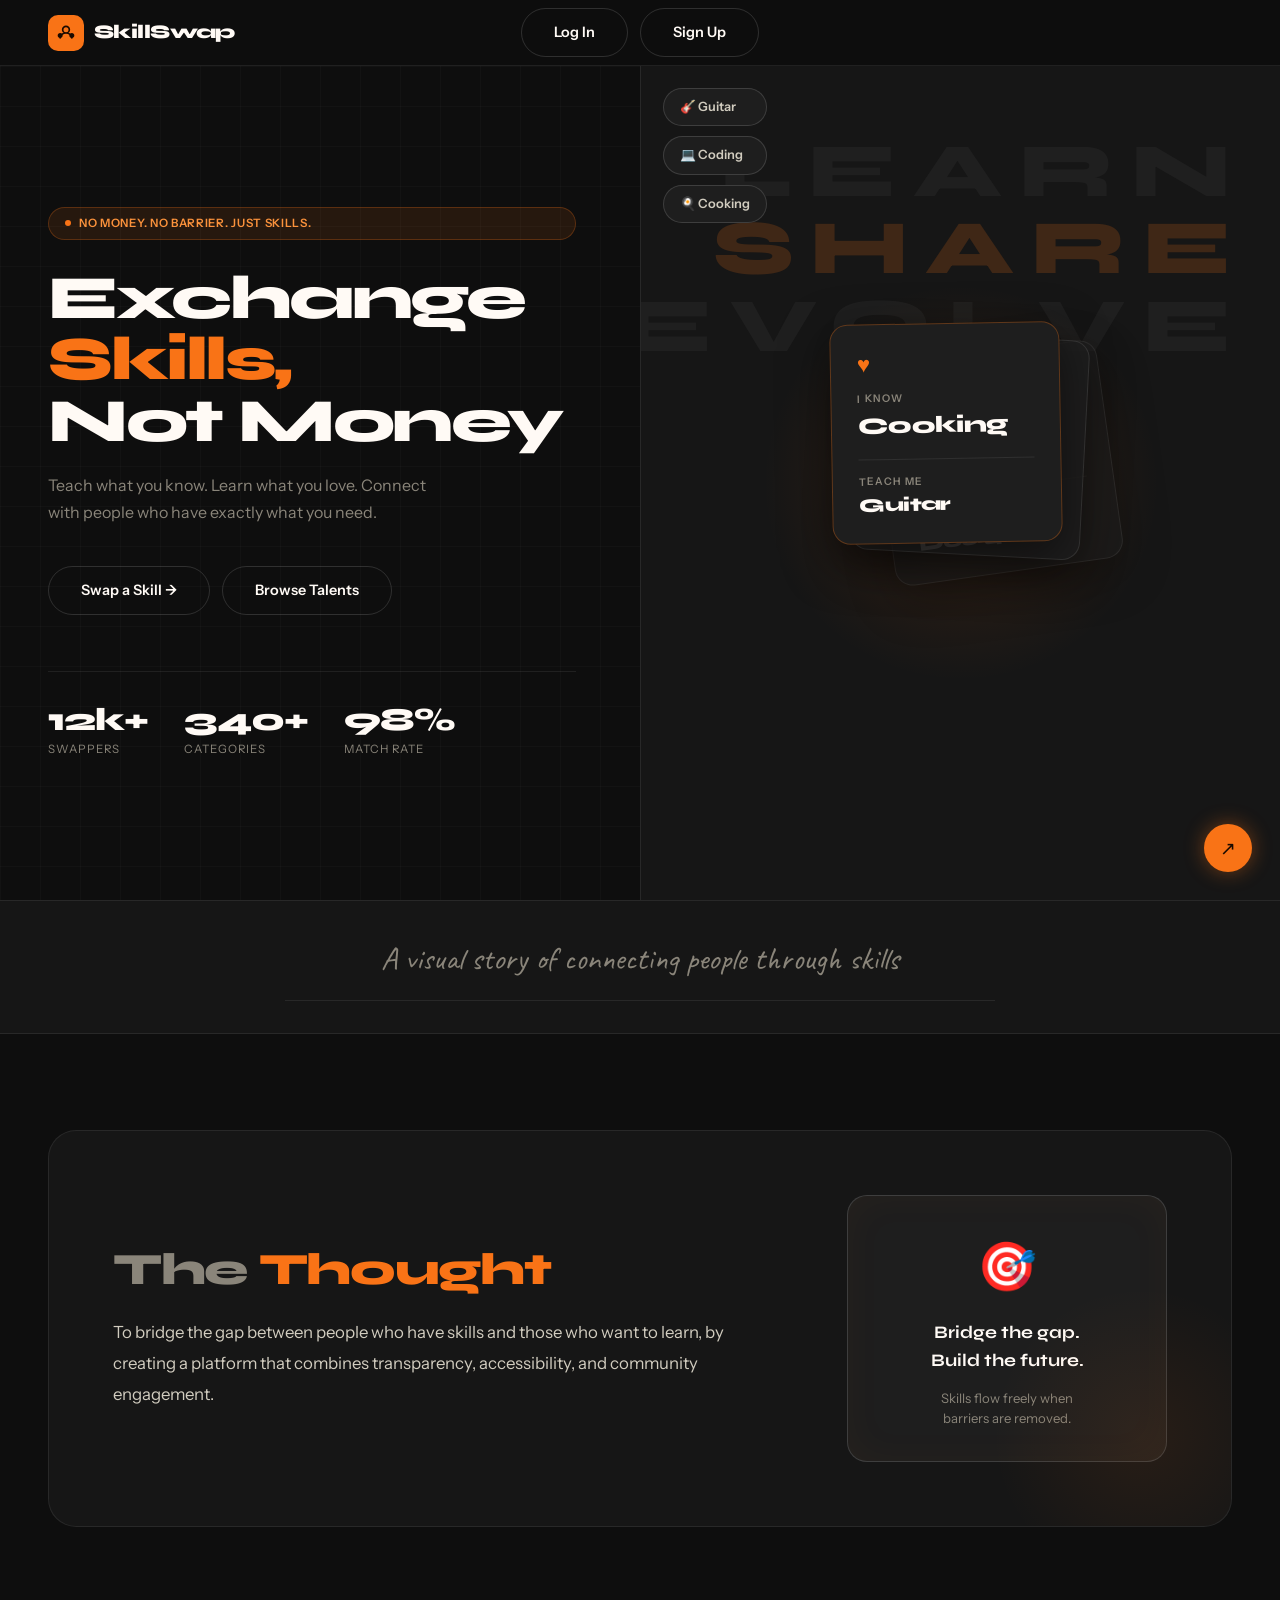
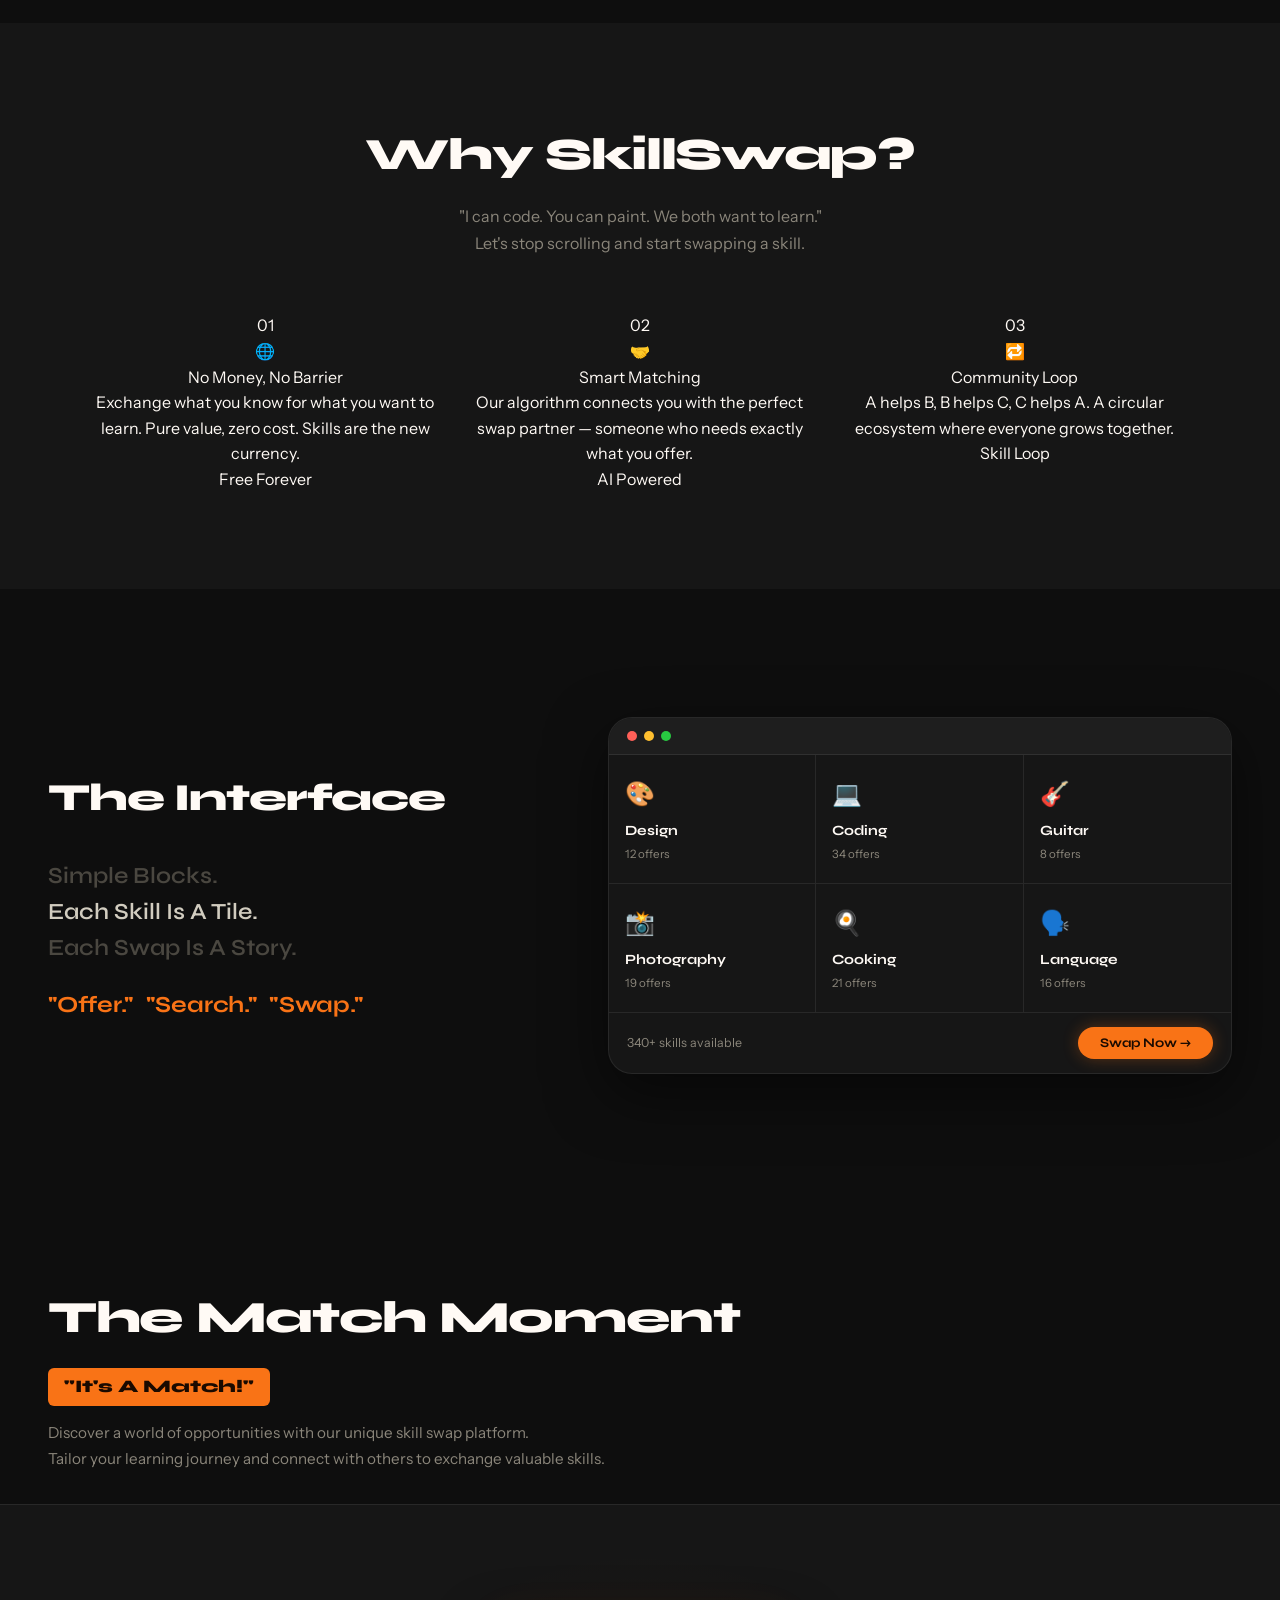
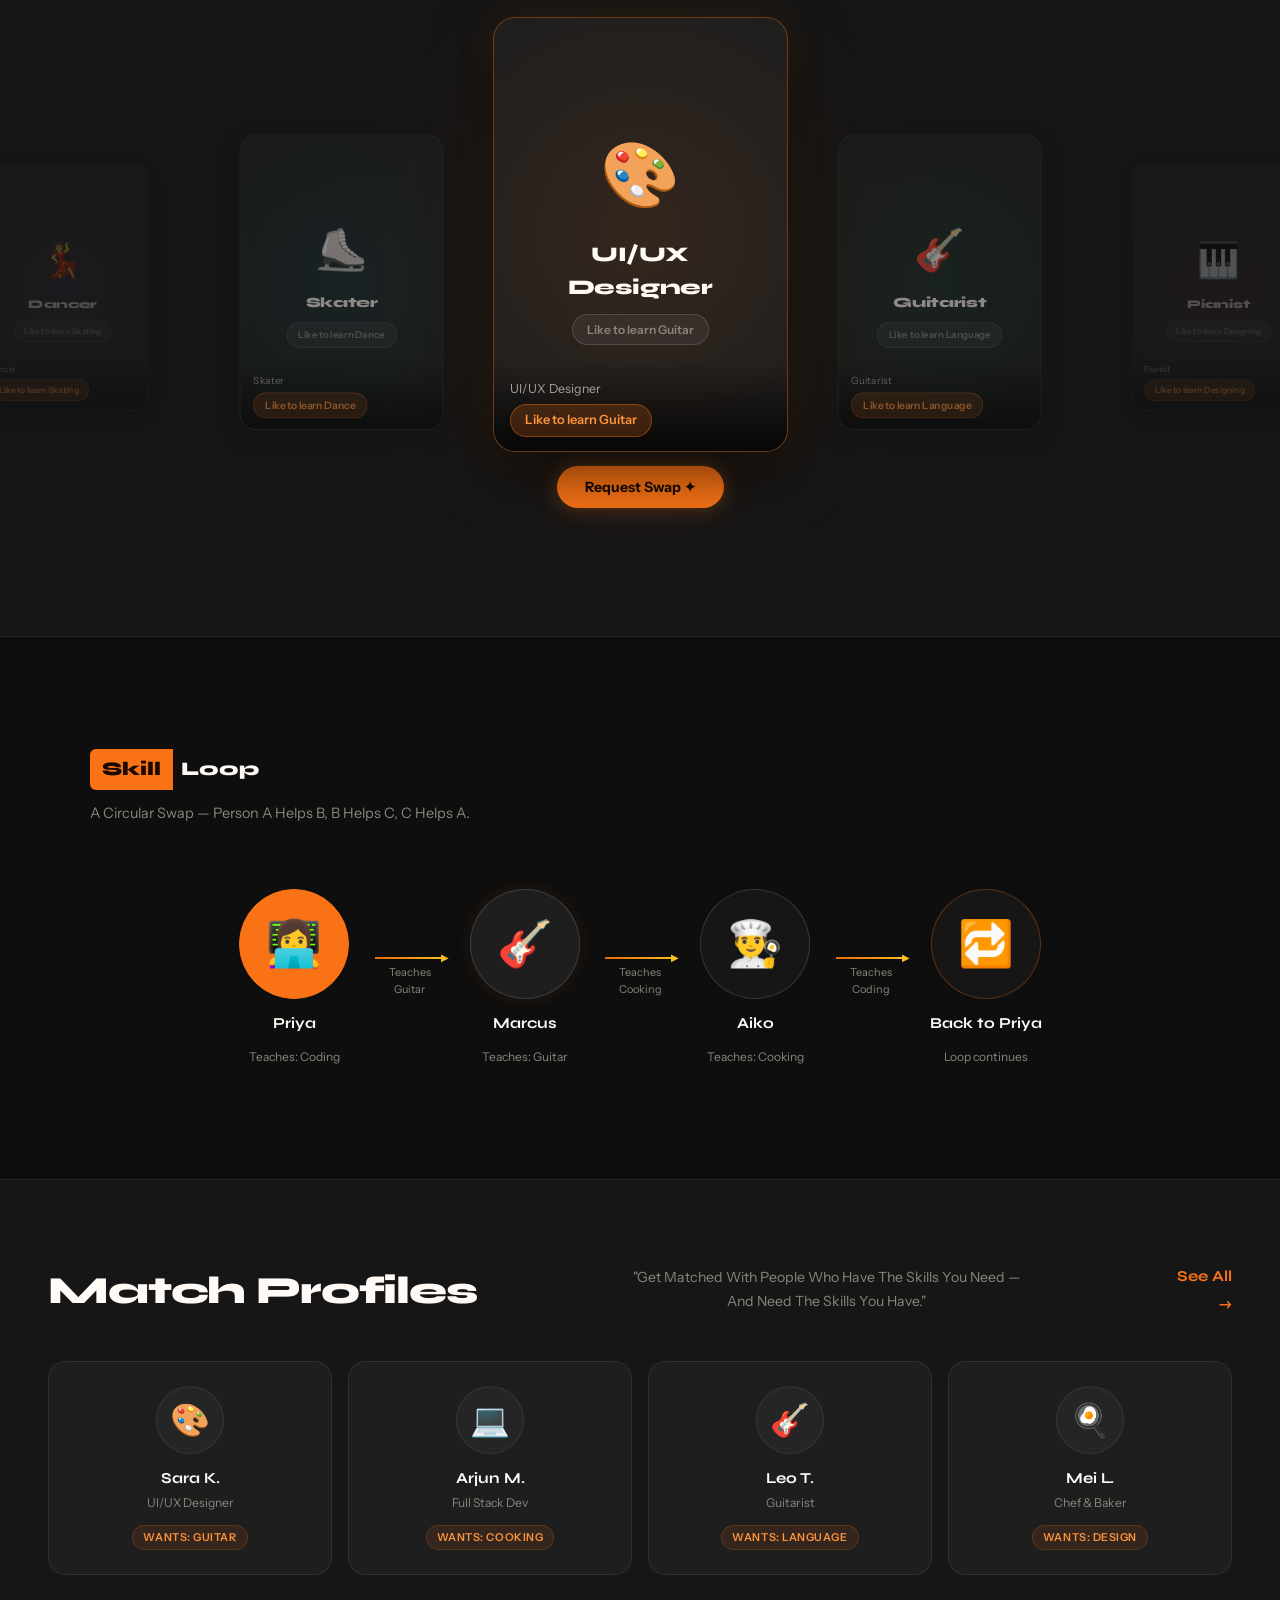
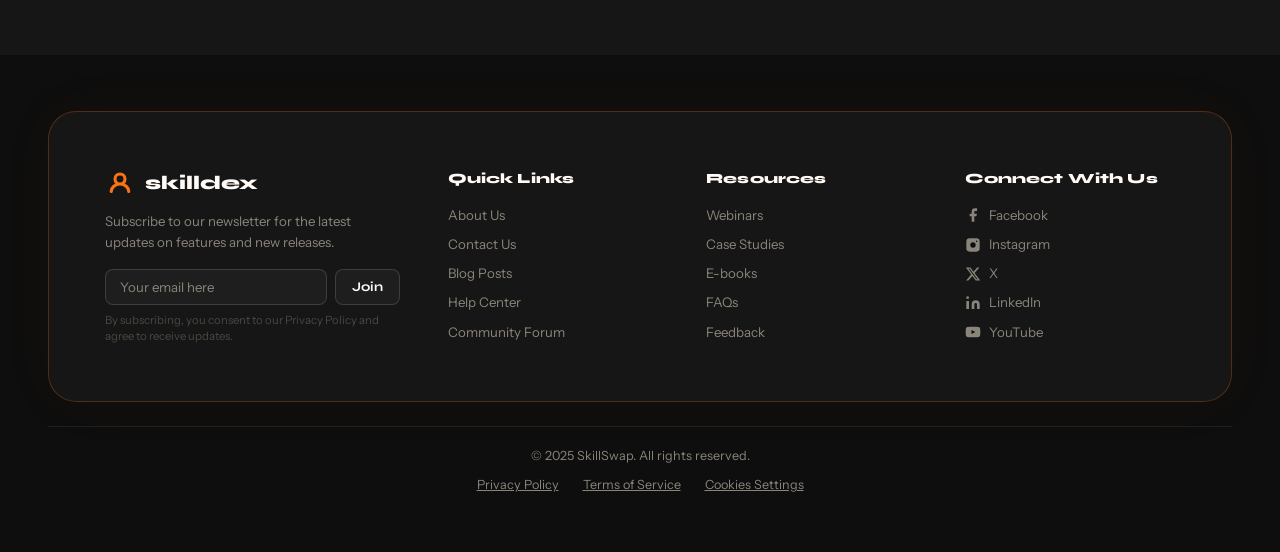
<file: index.html>
<!DOCTYPE html>
<html lang="en">

<head>
    <meta charset="UTF-8">
    <meta name="viewport" content="width=device-width, initial-scale=1.0">
    <title>SkillSwap — Exchange Skills, Not Money</title>

    <link rel="preconnect" href="https://fonts.googleapis.com">
    <link
        href="https://fonts.googleapis.com/css2?family=Syne:wght@400;600;700;800&family=Instrument+Sans:ital,wght@0,400;0,500;0,600;1,400&family=Caveat:wght@500;600&display=swap"
        rel="stylesheet">

    <link rel="stylesheet" href="css/main.css">
    <link rel="stylesheet" href="css/components.css">
</head>

<body>

    <nav class="navbar">
        <div class="logo-wrap">
            <div class="logo-icon">
                <svg viewBox="0 0 24 24" fill="none">
                    <path d="M12 4C9.8 4 8 5.8 8 8s1.8 4 4 4 4-1.8 4-4-1.8-4-4-4zm-7 14c0-3.3 3.1-6 7-6s7 2.7 7 6"
                        stroke="#1a0a00" stroke-width="2" stroke-linecap="round" />
                    <path
                        d="M5 12c-1.7 0-3 1.3-3 3s1.3 3 3 3 3-1.3 3-3-1.3-3-3-3zm14 0c-1.7 0-3 1.3-3 3s1.3 3 3 3 3-1.3 3-3-1.3-3-3-3z"
                        fill="#1a0a00" />
                </svg>
            </div>
            <span class="logo-name">SkillSwap</span>
        </div>

        <div class="nav-actions">
            <a href="login.html" class="btn btn-ghost">Log In</a>
            <a href="signup.html" class="btn btn-ghost">Sign Up</a>
        </div>

        <button class="nav-toggle" id="navToggle">
            <span></span><span></span><span></span>
        </button>
    </nav>

    <section class="hero">
        <div class="hero-left">
            <div class="eyebrow-pill fade-up">
                <span class="eyebrow-dot"></span>No money. No barrier. Just skills.
            </div>
            <h1 class="hero-heading fade-up">
                Exchange<br><span class="acc">Skills,</span><br>Not Money
            </h1>
            <p class="hero-sub fade-up">
                Teach what you know. Learn what you love. Connect with people who have exactly what you need.
            </p>
            <div class="hero-btns fade-up">
                <a href="pages/home.html" class="btn btn-flame">Swap a Skill →</a>
                <a href="pages/explore.html" class="btn btn-flame">Browse Talents</a>
            </div>
            <div class="hero-stats fade-up">
                <div>
                    <div class="stat-val">12k+</div>
                    <div class="stat-lbl">Swappers</div>
                </div>
                <div>
                    <div class="stat-val">340+</div>
                    <div class="stat-lbl">Categories</div>
                </div>
                <div>
                    <div class="stat-val">98%</div>
                    <div class="stat-lbl">Match rate</div>
                </div>
            </div>
        </div>

        <div class="hero-right">
            <div class="bg-words">
                <span class="bg-word">LEARN</span>
                <span class="bg-word hi">SHARE</span>
                <span class="bg-word">EVOLVE</span>
            </div>
            <div class="float-pills">
                <div class="fpill">🎸 Guitar</div>
                <div class="fpill">💻 Coding</div>
                <div class="fpill">🍳 Cooking</div>
            </div>
            <div class="card-stack">
                <div class="hcard">
                    <div class="hcard-suit">♠</div>
                    <div class="hcard-lbl">I know</div>
                    <div class="hcard-skill">Guitar</div>
                    <div class="hcard-want">
                        <div class="hcard-lbl">Teach me</div>
                        <div class="hcard-skill" style="font-size:1.2rem">Design</div>
                    </div>
                </div>
                <div class="hcard">
                    <div class="hcard-suit">♣</div>
                    <div class="hcard-lbl">I know</div>
                    <div class="hcard-skill">Coding</div>
                    <div class="hcard-want">
                        <div class="hcard-lbl">Teach me</div>
                        <div class="hcard-skill" style="font-size:1.2rem">Cooking</div>
                    </div>
                </div>
                <div class="hcard">
                    <div class="hcard-suit">♥</div>
                    <div class="hcard-lbl">I know</div>
                    <div class="hcard-skill">Cooking</div>
                    <div class="hcard-want">
                        <div class="hcard-lbl">Teach me</div>
                        <div class="hcard-skill" style="font-size:1.2rem">Guitar</div>
                    </div>
                </div>
            </div>
            <button class="hero-arr">↗</button>
        </div>
    </section>


    <div class="tagline-bar">
        <p>A visual story of connecting people through skills</p>
        <hr>
    </div>


    <section class="thought-section">
        <div class="thought-card reveal">
            <div>
                <h2 class="thought-heading">The <span>Thought</span></h2>
                <p class="thought-body">
                    To bridge the gap between people who have skills and those who want to learn, by creating
                    a platform that combines transparency, accessibility, and community engagement.
                </p>
            </div>
            <div class="thought-graphic">
                <div class="tg-icon">🎯</div>
                <div class="tg-title">Bridge the gap.<br>Build the future.</div>
                <div class="tg-sub">Skills flow freely when<br>barriers are removed.</div>
            </div>
        </div>
    </section>


    <section class="why-section">
        <h2 class="why-heading">Why SkillSwap?</h2>
        <p class="why-sub">
            "I can code. You can paint. We both want to learn."<br>
            Let's stop scrolling and start swapping a skill.
        </p>
        <div class="why-cards">
            <div class="why-card reveal">
                <div class="why-card-num">01</div>
                <div class="why-card-emoji">🌐</div>
                <div class="why-card-title">No Money, No Barrier</div>
                <p class="why-card-body">Exchange what you know for what you want to learn. Pure value, zero cost.
                    Skills
                    are the new currency.</p>
                <span class="why-card-tag">Free Forever</span>
            </div>
            <div class="why-card reveal">
                <div class="why-card-num">02</div>
                <div class="why-card-emoji">🤝</div>
                <div class="why-card-title">Smart Matching</div>
                <p class="why-card-body">Our algorithm connects you with the perfect swap partner — someone who needs
                    exactly what you offer.</p>
                <span class="why-card-tag">AI Powered</span>
            </div>
            <div class="why-card reveal">
                <div class="why-card-num">03</div>
                <div class="why-card-emoji">🔁</div>
                <div class="why-card-title">Community Loop</div>
                <p class="why-card-body">A helps B, B helps C, C helps A. A circular ecosystem where everyone grows
                    together.</p>
                <span class="why-card-tag">Skill Loop</span>
            </div>
        </div>
    </section>


    <div class="iface-wrap">
        <div class="iface-section reveal">
            <div>
                <h2 class="iface-heading">The Interface</h2>
                <div class="ilines">
                    <p class="iline">Simple Blocks.</p>
                    <p class="iline hi">Each Skill Is A Tile.</p>
                    <p class="iline">Each Swap Is A Story.</p>
                </div>
                <p class="ikeywords">"Offer." &nbsp;"Search." &nbsp;"Swap."</p>
            </div>
            <div class="mockup">
                <div class="mockup-bar">
                    <div class="mdot" style="background:#ff6058"></div>
                    <div class="mdot" style="background:#ffbf2f"></div>
                    <div class="mdot" style="background:#28ca41"></div>
                </div>
                <div class="mgrid">
                    <div class="mtile">
                        <div class="mtile-icon">🎨</div>
                        <div class="mtile-name">Design</div>
                        <div class="mtile-sub">12 offers</div>
                    </div>
                    <div class="mtile">
                        <div class="mtile-icon">💻</div>
                        <div class="mtile-name">Coding</div>
                        <div class="mtile-sub">34 offers</div>
                    </div>
                    <div class="mtile">
                        <div class="mtile-icon">🎸</div>
                        <div class="mtile-name">Guitar</div>
                        <div class="mtile-sub">8 offers</div>
                    </div>
                    <div class="mtile">
                        <div class="mtile-icon">📸</div>
                        <div class="mtile-name">Photography</div>
                        <div class="mtile-sub">19 offers</div>
                    </div>
                    <div class="mtile">
                        <div class="mtile-icon">🍳</div>
                        <div class="mtile-name">Cooking</div>
                        <div class="mtile-sub">21 offers</div>
                    </div>
                    <div class="mtile">
                        <div class="mtile-icon">🗣️</div>
                        <div class="mtile-name">Language</div>
                        <div class="mtile-sub">16 offers</div>
                    </div>
                </div>
                <div class="mockup-foot">
                    <span class="mockup-foot-txt">340+ skills available</span>
                    <button class="mswap-btn">Swap Now →</button>
                </div>
            </div>
        </div>
    </div>


    <section style="background:var(--bg)">
        <div class="match-intro reveal">
            <h2 class="match-h">The Match Moment</h2>
            <div class="match-badge"><span>"It's A Match!"</span></div>
            <p class="match-sub">
                Discover a world of opportunities with our unique skill swap platform.<br>
                Tailor your learning journey and connect with others to exchange valuable skills.
            </p>
        </div>
    </section>


    <section class="carousel-section">
        <div class="c-wrap">
            <button class="c-btn" id="prevBtn">&#8592;</button>
            <div class="c-cards" id="carouselCards">

                <div class="sc-wrap side-far">
                    <div class="sc">
                        <div class="sc-graphic">
                            <div class="sc-glow" style="background:radial-gradient(circle,#8b5cf6,transparent)"></div>
                            <div class="sc-emoji">💃</div>
                            <div class="sc-title">Dancer</div>
                            <div class="sc-pill">Wants to learn skating</div>
                        </div>
                        <div class="sc-overlay">
                            <p class="sc-otitle">Dancer</p>
                            <span class="sc-opill">Learn skating</span>
                        </div>
                    </div>
                </div>

                <div class="sc-wrap side">
                    <div class="sc">
                        <div class="sc-graphic">
                            <div class="sc-glow" style="background:radial-gradient(circle,#06b6d4,transparent)"></div>
                            <div class="sc-emoji">⛸️</div>
                            <div class="sc-title">Skater</div>
                            <div class="sc-pill">Wants to learn dance</div>
                        </div>
                        <div class="sc-overlay">
                            <p class="sc-otitle">Skater</p>
                            <span class="sc-opill">Learn dance</span>
                        </div>
                    </div>
                </div>

                <div class="sc-wrap center">
                    <div class="sc">
                        <div class="sc-graphic">
                            <div class="sc-glow" style="background:radial-gradient(circle,#F97316,transparent)"></div>
                            <div class="sc-emoji">🎨</div>
                            <div class="sc-title">UI/UX Designer</div>
                            <div class="sc-pill">Wants to learn Guitar</div>
                        </div>
                        <div class="sc-overlay">
                            <p class="sc-otitle">UIUX Designer</p>
                            <span class="sc-opill">Learn Guitar</span>
                        </div>
                    </div>
                    <div class="req-tag">
                        <a href="pages/swap-request.html">Request Swap ✦</a>
                    </div>
                </div>

                <div class="sc-wrap side">
                    <div class="sc">
                        <div class="sc-graphic">
                            <div class="sc-glow" style="background:radial-gradient(circle,#10b981,transparent)"></div>
                            <div class="sc-emoji">🎸</div>
                            <div class="sc-title">Guitarist</div>
                            <div class="sc-pill">Wants to learn language</div>
                        </div>
                        <div class="sc-overlay">
                            <p class="sc-otitle">Guitarist</p>
                            <span class="sc-opill">Learn language</span>
                        </div>
                    </div>
                </div>

                <div class="sc-wrap side-far">
                    <div class="sc">
                        <div class="sc-graphic">
                            <div class="sc-glow" style="background:radial-gradient(circle,#ef4444,transparent)"></div>
                            <div class="sc-emoji">🎹</div>
                            <div class="sc-title">Pianist</div>
                            <div class="sc-pill">Wants to learn designing</div>
                        </div>
                        <div class="sc-overlay">
                            <p class="sc-otitle">Pianist</p>
                            <span class="sc-opill">Learn designing</span>
                        </div>
                    </div>
                </div>

            </div>
            <button class="c-btn" id="nextBtn">&#8594;</button>
        </div>
    </section>

    <section class="loop-section reveal">
        <div class="loop-inner">
            <div class="loop-badge">
                <div class="lb-dark">Skill</div><span class="lb-txt">Loop</span>
            </div>
            <p class="loop-sub">A Circular Swap — Person A Helps B, B Helps C, C Helps A.</p>
            <div class="loop-graphic">
                <div class="loop-node">
                    <div class="loop-av flame">👩‍💻</div>
                    <div class="loop-name">Priya</div>
                    <div class="loop-skill-lbl">Teaches: Coding</div>
                </div>
                <div class="loop-arr">
                    <div class="arr-line"></div>
                    <div class="arr-lbl">Teaches Guitar</div>
                </div>
                <div class="loop-node">
                    <div class="loop-av dark-av">🎸</div>
                    <div class="loop-name">Marcus</div>
                    <div class="loop-skill-lbl">Teaches: Guitar</div>
                </div>
                <div class="loop-arr">
                    <div class="arr-line"></div>
                    <div class="arr-lbl">Teaches Cooking</div>
                </div>
                <div class="loop-node">
                    <div class="loop-av">👨‍🍳</div>
                    <div class="loop-name">Aiko</div>
                    <div class="loop-skill-lbl">Teaches: Cooking</div>
                </div>
                <div class="loop-arr">
                    <div class="arr-line"></div>
                    <div class="arr-lbl">Teaches Coding</div>
                </div>
                <div class="loop-node">
                    <div class="loop-av" style="border-color:rgba(249,115,22,0.3)">🔁</div>
                    <div class="loop-name">Back to Priya</div>
                    <div class="loop-skill-lbl">Loop continues</div>
                </div>
            </div>
        </div>
    </section>

    <section class="profiles-section reveal">
        <div class="profiles-inner">
            <div class="profiles-content">
                <h2 class="profiles-title">Match Profiles</h2>
                <p class="profiles-quote">
                    "Get Matched With People Who Have The Skills You Need —<br>
                    And Need The Skills You Have."
                </p>
                <div class="profiles-see">
                    <a href="pages/explore.html">See All <span>→</span></a>
                </div>
            </div>
            <div class="pcard-row">
                <div class="pcard reveal">
                    <div class="pcard-av">🎨</div>
                    <div class="pcard-name">Sara K.</div>
                    <div class="pcard-skill">UI/UX Designer</div>
                    <span class="pcard-tag">Wants: Guitar</span>
                </div>
                <div class="pcard reveal">
                    <div class="pcard-av">💻</div>
                    <div class="pcard-name">Arjun M.</div>
                    <div class="pcard-skill">Full Stack Dev</div>
                    <span class="pcard-tag">Wants: Cooking</span>
                </div>
                <div class="pcard reveal">
                    <div class="pcard-av">🎸</div>
                    <div class="pcard-name">Leo T.</div>
                    <div class="pcard-skill">Guitarist</div>
                    <span class="pcard-tag">Wants: Language</span>
                </div>
                <div class="pcard reveal">
                    <div class="pcard-av">🍳</div>
                    <div class="pcard-name">Mei L.</div>
                    <div class="pcard-skill">Chef &amp; Baker</div>
                    <span class="pcard-tag">Wants: Design</span>
                </div>
            </div>
        </div>
    </section>

    <footer class="footer-section">
        <div class="footer-card reveal">
            <div>
                <div class="f-logo-row">
                    <svg class="f-logo-icon" viewBox="0 0 24 24" fill="none">
                        <path d="M12 4C9.8 4 8 5.8 8 8s1.8 4 4 4 4-1.8 4-4-1.8-4-4-4zm-7 14c0-3.3 3.1-6 7-6s7 2.7 7 6"
                            stroke="#F97316" stroke-width="2.5" stroke-linecap="round" />
                    </svg>
                    <span class="f-logo-name">skilldex</span>
                </div>
                <p class="f-sub">Subscribe to our newsletter for the latest updates on features and new releases.</p>
                <div class="f-email-row">
                    <input type="email" class="f-email" placeholder="Your email here">
                    <button class="f-join">Join</button>
                </div>
                <p class="f-privacy">By subscribing, you consent to our Privacy Policy and agree to receive updates.</p>
            </div>

            <div>
                <p class="f-col-title">Quick Links</p>
                <div class="f-links">
                    <a href="#">About Us</a>
                    <a href="#">Contact Us</a>
                    <a href="#">Blog Posts</a>
                    <a href="#">Help Center</a>
                    <a href="#">Community Forum</a>
                </div>
            </div>

            <div>
                <p class="f-col-title">Resources</p>
                <div class="f-links">
                    <a href="#">Webinars</a>
                    <a href="#">Case Studies</a>
                    <a href="#">E-books</a>
                    <a href="#">FAQs</a>
                    <a href="#">Feedback</a>
                </div>
            </div>

            <div>
                <p class="f-col-title">Connect With Us</p>
                <div class="f-links">
                    <a href="#" class="soc-link">
                        <svg viewBox="0 0 24 24">
                            <path d="M18 2h-3a5 5 0 00-5 5v3H7v4h3v8h4v-8h3l1-4h-4V7a1 1 0 011-1h3z" />
                        </svg>
                        Facebook
                    </a>
                    <a href="#" class="soc-link">
                        <svg viewBox="0 0 24 24">
                            <rect x="2" y="2" width="20" height="20" rx="5" />
                            <circle cx="12" cy="12" r="4" fill="#0E0E0E" />
                            <circle cx="17.5" cy="6.5" r="1.2" fill="#0E0E0E" />
                        </svg>
                        Instagram
                    </a>
                    <a href="#" class="soc-link">
                        <svg viewBox="0 0 24 24">
                            <path
                                d="M18.244 2.25h3.308l-7.227 8.26 8.502 11.24H16.17l-5.214-6.817L4.99 21.75H1.68l7.73-8.835L1.254 2.25H8.08l4.713 6.231zm-1.161 17.52h1.833L7.084 4.126H5.117z" />
                        </svg>
                        X
                    </a>
                    <a href="#" class="soc-link">
                        <svg viewBox="0 0 24 24">
                            <path
                                d="M16 8a6 6 0 016 6v7h-4v-7a2 2 0 00-2-2 2 2 0 00-2 2v7h-4v-7a6 6 0 016-6zM2 9h4v12H2z" />
                            <circle cx="4" cy="4" r="2" />
                        </svg>
                        LinkedIn
                    </a>
                    <a href="#" class="soc-link">
                        <svg viewBox="0 0 24 24">
                            <path
                                d="M22.54 6.42a2.78 2.78 0 00-1.95-1.96C18.88 4 12 4 12 4s-6.88 0-8.59.46a2.78 2.78 0 00-1.95 1.96A29 29 0 001 12a29 29 0 00.46 5.58A2.78 2.78 0 003.41 19.6C5.12 20 12 20 12 20s6.88 0 8.59-.46a2.78 2.78 0 001.95-1.95A29 29 0 0023 12a29 29 0 00-.46-5.58z" />
                            <polygon points="9.75 15.02 15.5 12 9.75 8.98 9.75 15.02" fill="#0E0E0E" />
                        </svg>
                        YouTube
                    </a>
                </div>
            </div>
        </div>

        <div class="footer-bot">
            <p class="footer-copy">© 2025 SkillSwap. All rights reserved.</p>
            <div class="footer-bot-links">
                <a href="#">Privacy Policy</a>
                <a href="#">Terms of Service</a>
                <a href="#">Cookies Settings</a>
            </div>
        </div>
    </footer>

    <style>
        .nav-actions .btn-ghost:hover {
            background: transparent;
            border-color: var(--flame);
            color: var(--flame-lt);
            box-shadow: 0 0 16px rgba(249, 115, 22, 0.35);
        }

        .hero-btns a {
            background: transparent !important;
            color: var(--ink) !important;
            border: 1px solid var(--border2) !important;
            box-shadow: none !important;
        }

        .hero-btns a:hover {
            background: transparent !important;
            color: var(--flame-lt) !important;
            border-color: var(--flame) !important;
            box-shadow: 0 0 16px rgba(249, 115, 22, 0.3) !important;
            transform: translateY(-2px);
        }
    </style>
    <script src="https://code.jquery.com/jquery-3.7.1.min.js"></script>
    <script src="js/main.js"></script>
</body>

</html>
</file>
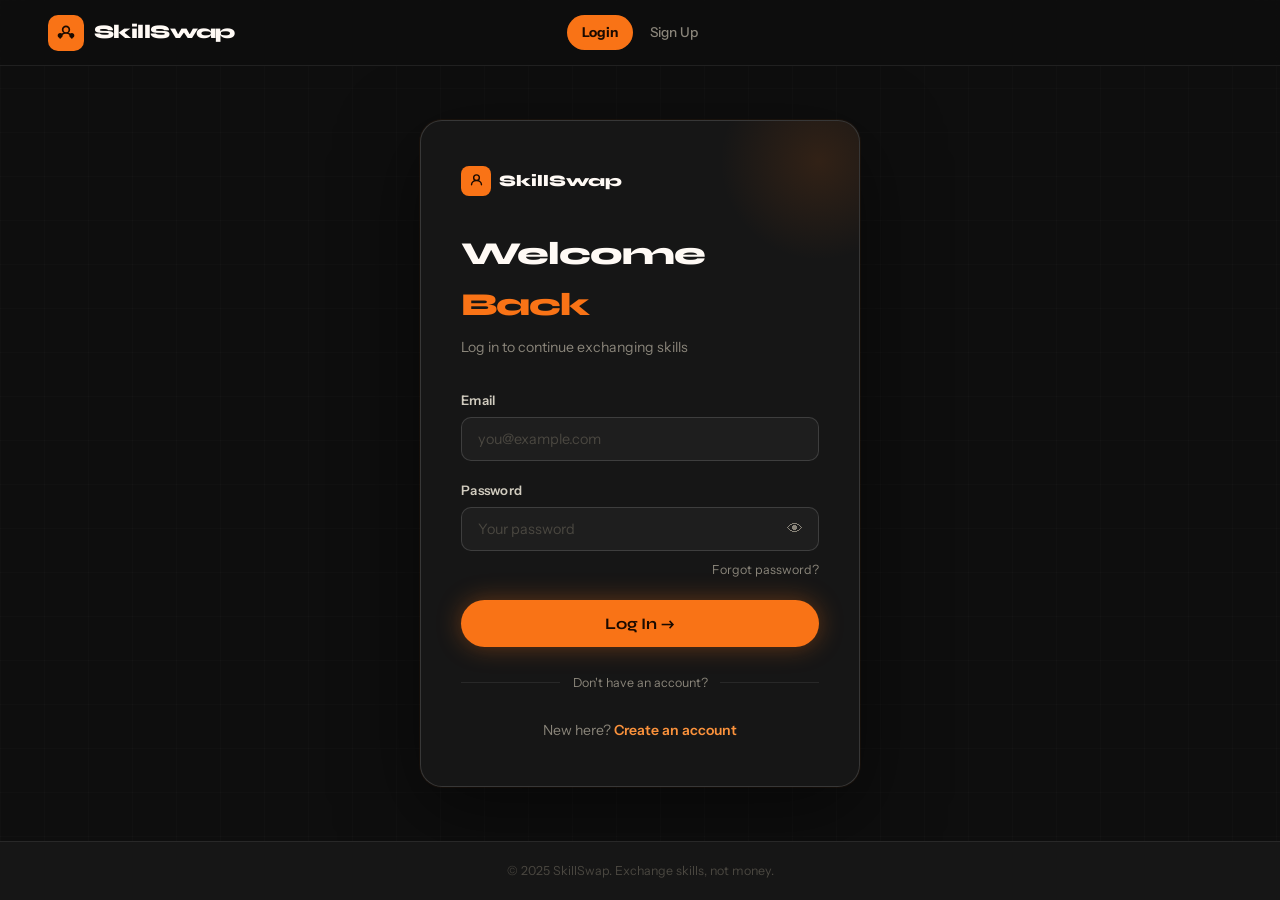
<file: login.html>
<!DOCTYPE html>
<html lang="en">

<head>
  <meta charset="UTF-8">
  <meta name="viewport" content="width=device-width, initial-scale=1.0">
  <title>Login — SkillSwap</title>
  <link rel="preconnect" href="https://fonts.googleapis.com">
  <link
    href="https://fonts.googleapis.com/css2?family=Syne:wght@400;600;700;800&family=Instrument+Sans:ital,wght@0,400;0,500;0,600;1,400&family=Caveat:wght@500;600&display=swap"
    rel="stylesheet">
  <link rel="stylesheet" href="css/main.css">
  <link rel="stylesheet" href="css/components.css">
  <style>
    /* ── LOGIN PAGE SPECIFIC ── */
    body {
      display: flex;
      flex-direction: column;
      min-height: 100vh;
    }

    body::before {
      content: '';
      position: fixed;
      inset: 0;
      z-index: 0;
      background-image:
        linear-gradient(rgba(255, 255, 255, 0.015) 1px, transparent 1px),
        linear-gradient(90deg, rgba(255, 255, 255, 0.015) 1px, transparent 1px);
      background-size: 44px 44px;
      pointer-events: none;
    }

    .nav-center {
      display: flex;
      align-items: center;
      gap: 2px;
    }

    .nav-center a {
      font-size: 0.85rem;
      font-weight: 500;
      color: var(--ink3);
      padding: 6px 14px;
      border-radius: var(--r-btn);
      transition: all 0.2s;
      border: 1px solid transparent;
    }

    .nav-center a:hover {
      color: var(--flame-lt);
      border: 1px solid var(--flame);
      box-shadow: 0 0 10px rgba(249, 115, 22, 0.25);
      background: transparent;
    }

    .nav-center a.active {
      background: var(--flame);
      color: #1a0a00;
      font-weight: 700;
      border: 1px solid transparent;
    }

    .nav-right {
      display: flex;
      align-items: center;
      gap: 10px;
      justify-content: flex-end;
    }

    .main-content {
      flex: 1;
      display: flex;
      align-items: center;
      justify-content: center;
      padding: 3rem 1.5rem;
      position: relative;
      z-index: 1;
    }

    .main-content::before {
      content: '';
      position: absolute;
      width: 500px;
      height: 500px;
      border-radius: 50%;
      background: radial-gradient(circle, rgba(249, 115, 22, 0.1) 0%, transparent 65%);
      top: 50%;
      left: 50%;
      transform: translate(-50%, -50%);
      pointer-events: none;
    }

    /* Auth card */
    .auth-card {
      background: var(--bg2);
      border: 1px solid var(--border2);
      border-radius: 22px;
      padding: 2.8rem 2.5rem;
      width: 100%;
      max-width: 440px;
      box-shadow: 0 24px 80px rgba(0, 0, 0, 0.5), 0 0 0 1px rgba(249, 115, 22, 0.06);
      position: relative;
      overflow: hidden;
      animation: cardIn 0.5s ease forwards;
    }

    @keyframes cardIn {
      from {
        opacity: 0;
        transform: translateY(20px)
      }

      to {
        opacity: 1;
        transform: translateY(0)
      }
    }

    .auth-card::before {
      content: '';
      position: absolute;
      top: -60px;
      right: -60px;
      width: 200px;
      height: 200px;
      border-radius: 50%;
      background: radial-gradient(circle, rgba(249, 115, 22, 0.12) 0%, transparent 70%);
      pointer-events: none;
    }

    .auth-top {
      display: flex;
      align-items: center;
      gap: 8px;
      margin-bottom: 2rem;
    }

    .auth-logo-icon {
      width: 30px;
      height: 30px;
      border-radius: 8px;
      background: var(--flame);
      display: flex;
      align-items: center;
      justify-content: center;
    }

    .auth-logo-icon svg {
      width: 17px;
      height: 17px;
    }

    .auth-logo-name {
      font-family: var(--font-head);
      font-weight: 800;
      font-size: 1rem;
      color: var(--ink);
    }

    .auth-heading {
      font-family: var(--font-head);
      font-size: 2rem;
      font-weight: 800;
      letter-spacing: -0.03em;
      color: var(--ink);
      margin-bottom: 0.4rem;
    }

    .auth-heading span {
      color: var(--flame);
    }

    .auth-subtitle {
      font-size: 0.88rem;
      color: var(--ink3);
      margin-bottom: 2rem;
      line-height: 1.5;
    }

    /* Alerts */
    .alert {
      padding: 0.75rem 1rem;
      border-radius: 10px;
      font-size: 0.85rem;
      margin-bottom: 1rem;
      display: none;
      align-items: center;
      gap: 8px;
      font-weight: 500;
    }

    .alert-error {
      background: rgba(248, 113, 113, 0.1);
      color: #f87171;
      border: 1px solid rgba(248, 113, 113, 0.25);
    }

    .alert-success {
      background: rgba(74, 222, 128, 0.1);
      color: #4ade80;
      border: 1px solid rgba(74, 222, 128, 0.25);
    }

    /* Form */
    .form-group {
      margin-bottom: 1.2rem;
    }

    .form-group label {
      display: block;
      font-size: 0.82rem;
      font-weight: 600;
      color: var(--ink2);
      margin-bottom: 6px;
      letter-spacing: 0.02em;
    }

    .form-group input {
      width: 100%;
      padding: 0.75rem 1rem;
      border: 1px solid var(--border2);
      border-radius: 10px;
      font-size: 0.9rem;
      font-family: var(--font-body);
      background: var(--bg3);
      color: var(--ink);
      outline: none;
      transition: border-color 0.2s, box-shadow 0.2s;
    }

    .form-group input:focus {
      border-color: var(--flame);
      box-shadow: 0 0 0 3px rgba(249, 115, 22, 0.12);
    }

    .form-group input::placeholder {
      color: var(--ink4);
    }

    .pw-row {
      position: relative;
    }

    .pw-toggle {
      position: absolute;
      right: 12px;
      top: 50%;
      transform: translateY(-50%);
      background: none;
      border: none;
      cursor: pointer;
      color: var(--ink3);
      font-size: 1rem;
      padding: 4px;
      transition: color 0.2s;
    }

    .pw-toggle:hover {
      color: var(--flame-lt);
    }

    .forgot-row {
      display: flex;
      justify-content: flex-end;
      margin-top: -0.6rem;
      margin-bottom: 1.2rem;
    }

    .forgot-link {
      font-size: 0.78rem;
      color: var(--ink3);
      transition: color 0.2s;
    }

    .forgot-link:hover {
      color: var(--flame-lt);
    }

    /* Submit */
    .btn-submit {
      width: 100%;
      padding: 0.9rem;
      background: var(--flame);
      color: #1a0a00;
      font-family: var(--font-head);
      font-size: 1rem;
      font-weight: 700;
      border: none;
      border-radius: var(--r-btn);
      cursor: pointer;
      transition: background 0.2s, transform 0.1s, box-shadow 0.2s;
      box-shadow: 0 0 24px rgba(249, 115, 22, 0.35);
      letter-spacing: -0.01em;
    }

    .btn-submit:hover {
      background: var(--flame-lt);
      box-shadow: 0 0 36px rgba(249, 115, 22, 0.5);
      transform: translateY(-1px);
    }

    .btn-submit:active {
      transform: scale(0.98);
    }

    /* Divider & footer */
    .auth-divider {
      display: flex;
      align-items: center;
      gap: 0.8rem;
      margin: 1.6rem 0;
    }

    .auth-divider hr {
      flex: 1;
      border: none;
      border-top: 1px solid var(--border);
    }

    .auth-divider span {
      font-size: 0.78rem;
      color: var(--ink3);
      white-space: nowrap;
    }

    .auth-footer {
      text-align: center;
      font-size: 0.875rem;
      color: var(--ink3);
    }

    .auth-footer a {
      color: var(--flame-lt);
      font-weight: 600;
      transition: color 0.2s;
    }

    .auth-footer a:hover {
      color: var(--flame);
    }

    .site-footer {
      position: relative;
      z-index: 1;
      text-align: center;
      padding: 1.2rem;
      font-size: 0.78rem;
      color: var(--ink4);
      border-top: 1px solid var(--border);
      background: var(--bg2);
    }

    @media (max-width: 600px) {
      .navbar {
        padding: 0 1.5rem;
      }

      .nav-center {
        display: none;
      }

      .auth-card {
        padding: 2rem 1.5rem;
      }
    }
  </style>
</head>

<body>

  <nav class="navbar">
    <a href="index.html" class="logo-wrap">
      <div class="logo-icon">
        <svg viewBox="0 0 24 24" fill="none">
          <path d="M12 4C9.8 4 8 5.8 8 8s1.8 4 4 4 4-1.8 4-4-1.8-4-4-4zm-7 14c0-3.3 3.1-6 7-6s7 2.7 7 6"
            stroke="#1a0a00" stroke-width="2" stroke-linecap="round" />
          <path
            d="M5 12c-1.7 0-3 1.3-3 3s1.3 3 3 3 3-1.3 3-3-1.3-3-3-3zm14 0c-1.7 0-3 1.3-3 3s1.3 3 3 3 3-1.3 3-3-1.3-3-3-3z"
            fill="#1a0a00" />
        </svg>
      </div>
      <span class="logo-name">SkillSwap</span>
    </a>
    <nav class="nav-center">
      <a href="login.html" class="active">Login</a>
      <a href="signup.html">Sign Up</a>
    </nav>
    <div class="nav-right"></div>
  </nav>

  <main class="main-content">
    <div class="auth-card">
      <div class="auth-top">
        <div class="auth-logo-icon">
          <svg viewBox="0 0 24 24" fill="none">
            <path d="M12 4C9.8 4 8 5.8 8 8s1.8 4 4 4 4-1.8 4-4-1.8-4-4-4zm-7 14c0-3.3 3.1-6 7-6s7 2.7 7 6"
              stroke="#1a0a00" stroke-width="2" stroke-linecap="round" />
          </svg>
        </div>
        <span class="auth-logo-name">SkillSwap</span>
      </div>
      <h1 class="auth-heading">Welcome <span>Back</span></h1>
      <p class="auth-subtitle">Log in to continue exchanging skills</p>
      <div class="alert alert-error" id="formError"></div>
      <div class="alert alert-success" id="formSuccess"></div>
      <form id="loginForm">
        <div class="form-group">
          <label for="email">Email</label>
          <input type="email" id="email" name="email" required placeholder="you@example.com">
        </div>
        <div class="form-group">
          <label for="password">Password</label>
          <div class="pw-row">
            <input type="password" id="password" name="password" required placeholder="Your password">
            <button type="button" class="pw-toggle" id="pwToggle" aria-label="Toggle password">👁</button>
          </div>
        </div>
        <div class="forgot-row"><a href="#" class="forgot-link">Forgot password?</a></div>
        <button type="submit" class="btn-submit">Log In →</button>
      </form>
      <div class="auth-divider">
        <hr><span>Don't have an account?</span>
        <hr>
      </div>
      <p class="auth-footer">New here? <a href="signup.html">Create an account</a></p>
    </div>
  </main>

  <footer class="site-footer">© 2025 SkillSwap. Exchange skills, not money.</footer>

  <script>
    const pwToggle = document.getElementById('pwToggle');
    const pwInput = document.getElementById('password');
    pwToggle.addEventListener('click', () => {
      const show = pwInput.type === 'password';
      pwInput.type = show ? 'text' : 'password';
      pwToggle.textContent = show ? '🙈' : '👁';
    });
  </script>

  <script src="https://code.jquery.com/jquery-3.7.1.min.js"></script>
  <script src="../js/main.js"></script>
</body>

</html>
</file>
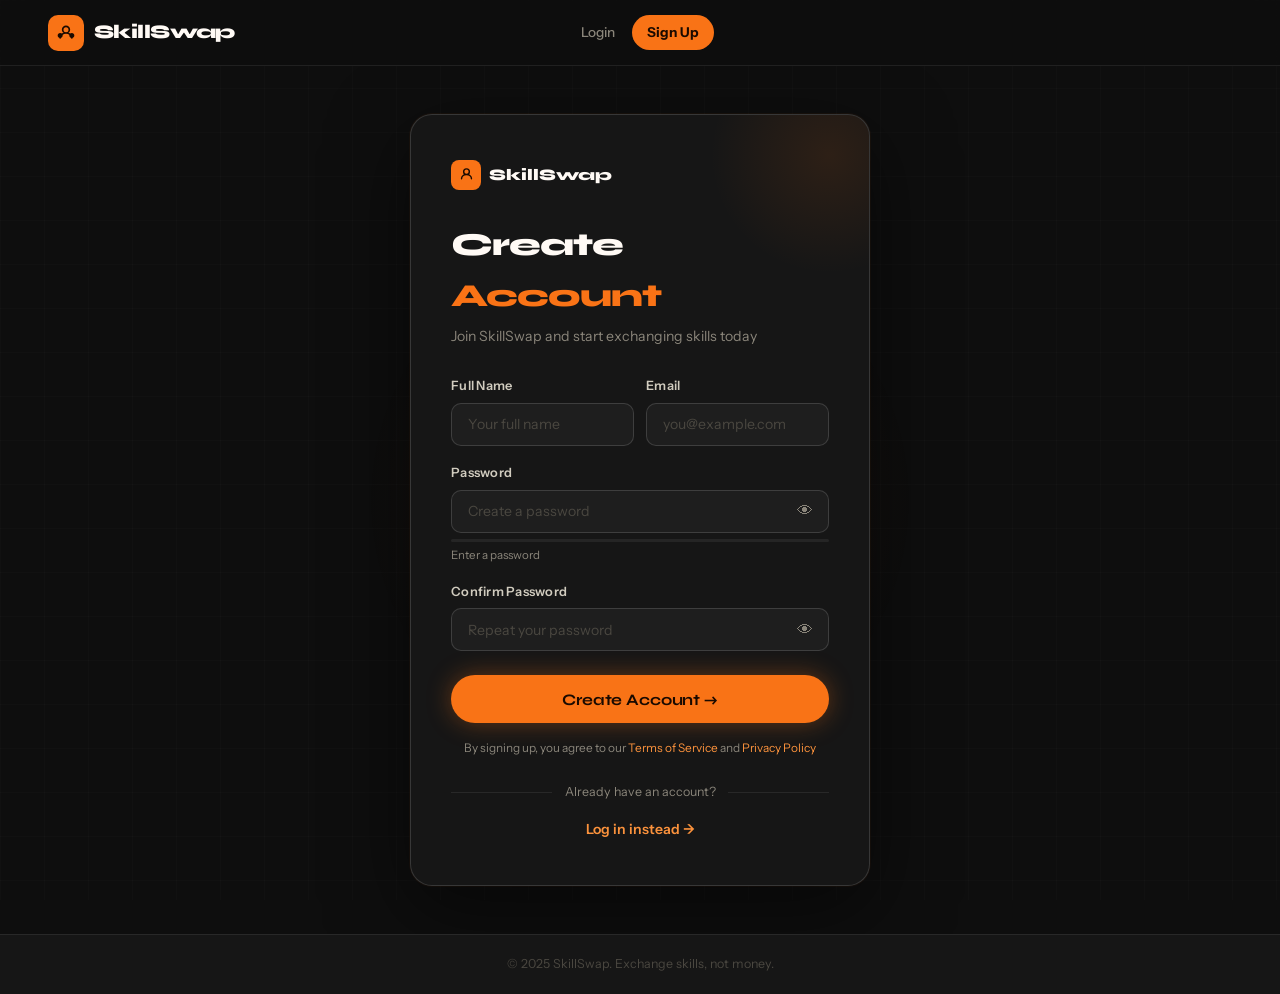
<file: signup.html>
<!DOCTYPE html>
<html lang="en">

<head>
  <meta charset="UTF-8">
  <meta name="viewport" content="width=device-width, initial-scale=1.0">
  <title>Sign Up — SkillSwap</title>
  <link rel="preconnect" href="https://fonts.googleapis.com">
  <link
    href="https://fonts.googleapis.com/css2?family=Syne:wght@400;600;700;800&family=Instrument+Sans:ital,wght@0,400;0,500;0,600;1,400&family=Caveat:wght@500;600&display=swap"
    rel="stylesheet">
  <link rel="stylesheet" href="css/main.css">
  <link rel="stylesheet" href="css/components.css">
  <style>
    /* ── SIGNUP PAGE SPECIFIC ── */
    body {
      display: flex;
      flex-direction: column;
      min-height: 100vh;
    }

    body::before {
      content: '';
      position: fixed;
      inset: 0;
      z-index: 0;
      background-image:
        linear-gradient(rgba(255, 255, 255, 0.015) 1px, transparent 1px),
        linear-gradient(90deg, rgba(255, 255, 255, 0.015) 1px, transparent 1px);
      background-size: 44px 44px;
      pointer-events: none;
    }

    .nav-center {
      display: flex;
      align-items: center;
      gap: 2px;
    }

    .nav-center a {
      font-size: 0.85rem;
      font-weight: 500;
      color: var(--ink3);
      padding: 6px 14px;
      border-radius: var(--r-btn);
      transition: all 0.2s;
      border: 1px solid transparent;
    }

    .nav-center a:hover {
      color: var(--flame-lt);
      border: 1px solid var(--flame);
      box-shadow: 0 0 10px rgba(249, 115, 22, 0.25);
      background: transparent;
    }

    .nav-center a.active {
      background: var(--flame);
      color: #1a0a00;
      font-weight: 700;
      border: 1px solid transparent;
    }

    .nav-right {
      display: flex;
      align-items: center;
      gap: 10px;
      justify-content: flex-end;
    }

    .main-content {
      flex: 1;
      display: flex;
      align-items: center;
      justify-content: center;
      padding: 3rem 1.5rem;
      position: relative;
      z-index: 1;
    }

    .main-content::before {
      content: '';
      position: absolute;
      width: 600px;
      height: 600px;
      border-radius: 50%;
      background: radial-gradient(circle, rgba(249, 115, 22, 0.08) 0%, transparent 65%);
      top: 50%;
      left: 50%;
      transform: translate(-50%, -50%);
      pointer-events: none;
    }

    .auth-card {
      background: var(--bg2);
      border: 1px solid var(--border2);
      border-radius: 22px;
      padding: 2.8rem 2.5rem;
      width: 100%;
      max-width: 460px;
      box-shadow: 0 24px 80px rgba(0, 0, 0, 0.5), 0 0 0 1px rgba(249, 115, 22, 0.05);
      position: relative;
      overflow: hidden;
      animation: cardIn 0.5s ease forwards;
    }

    @keyframes cardIn {
      from {
        opacity: 0;
        transform: translateY(20px)
      }

      to {
        opacity: 1;
        transform: translateY(0)
      }
    }

    .auth-card::before {
      content: '';
      position: absolute;
      top: -80px;
      right: -80px;
      width: 240px;
      height: 240px;
      border-radius: 50%;
      background: radial-gradient(circle, rgba(249, 115, 22, 0.1) 0%, transparent 70%);
      pointer-events: none;
    }

    .auth-top {
      display: flex;
      align-items: center;
      gap: 8px;
      margin-bottom: 1.8rem;
    }

    .auth-logo-icon {
      width: 30px;
      height: 30px;
      border-radius: 8px;
      background: var(--flame);
      display: flex;
      align-items: center;
      justify-content: center;
    }

    .auth-logo-icon svg {
      width: 17px;
      height: 17px;
    }

    .auth-logo-name {
      font-family: var(--font-head);
      font-weight: 800;
      font-size: 1rem;
      color: var(--ink);
    }

    .auth-heading {
      font-family: var(--font-head);
      font-size: 2rem;
      font-weight: 800;
      letter-spacing: -0.03em;
      color: var(--ink);
      margin-bottom: 4px;
    }

    .auth-heading span {
      color: var(--flame);
    }

    .auth-subtitle {
      font-size: 0.88rem;
      color: var(--ink3);
      margin-bottom: 1.8rem;
    }

    .alert {
      padding: 0.75rem 1rem;
      border-radius: 10px;
      font-size: 0.85rem;
      margin-bottom: 1rem;
      display: none;
      align-items: center;
      gap: 8px;
      font-weight: 500;
    }

    .alert-error {
      background: rgba(248, 113, 113, 0.1);
      color: #f87171;
      border: 1px solid rgba(248, 113, 113, 0.25);
    }

    .alert-success {
      background: rgba(74, 222, 128, 0.1);
      color: #4ade80;
      border: 1px solid rgba(74, 222, 128, 0.25);
    }

    .form-row {
      display: grid;
      grid-template-columns: 1fr 1fr;
      gap: 12px;
    }

    .form-group {
      margin-bottom: 1.1rem;
    }

    .form-group label {
      display: block;
      font-size: 0.8rem;
      font-weight: 600;
      color: var(--ink2);
      margin-bottom: 6px;
      letter-spacing: 0.02em;
    }

    .input-wrap {
      position: relative;
    }

    .form-group input {
      width: 100%;
      padding: 0.72rem 1rem;
      border: 1px solid var(--border2);
      border-radius: 10px;
      font-size: 0.88rem;
      font-family: var(--font-body);
      background: var(--bg3);
      color: var(--ink);
      outline: none;
      transition: border-color 0.2s, box-shadow 0.2s;
    }

    .form-group input:focus {
      border-color: var(--flame);
      box-shadow: 0 0 0 3px rgba(249, 115, 22, 0.12);
    }

    .form-group input::placeholder {
      color: var(--ink4);
    }

    .pw-toggle {
      position: absolute;
      right: 12px;
      top: 50%;
      transform: translateY(-50%);
      background: none;
      border: none;
      cursor: pointer;
      color: var(--ink3);
      font-size: 1rem;
      padding: 4px;
      transition: color 0.2s;
    }

    .pw-toggle:hover {
      color: var(--flame-lt);
    }

    .pw-strength-wrap {
      margin-top: 6px;
    }

    .pw-strength-bar {
      height: 3px;
      border-radius: 2px;
      background: var(--bg4);
      overflow: hidden;
      margin-bottom: 4px;
    }

    .pw-strength-fill {
      height: 100%;
      border-radius: 2px;
      width: 0%;
      transition: width 0.3s, background 0.3s;
    }

    .pw-strength-label {
      font-size: 0.72rem;
      color: var(--ink3);
    }

    .match-indicator {
      font-size: 0.72rem;
      margin-top: 5px;
    }

    .match-ok {
      color: #4ade80;
    }

    .match-fail {
      color: #f87171;
    }

    .btn-submit {
      width: 100%;
      padding: 0.9rem;
      background: var(--flame);
      color: #1a0a00;
      font-family: var(--font-head);
      font-size: 1rem;
      font-weight: 700;
      border: none;
      border-radius: var(--r-btn);
      cursor: pointer;
      transition: background 0.2s, transform 0.1s, box-shadow 0.2s;
      box-shadow: 0 0 24px rgba(249, 115, 22, 0.35);
      letter-spacing: -0.01em;
      margin-top: 0.4rem;
    }

    .btn-submit:hover {
      background: var(--flame-lt);
      box-shadow: 0 0 36px rgba(249, 115, 22, 0.5);
      transform: translateY(-1px);
    }

    .btn-submit:active {
      transform: scale(0.98);
    }

    .btn-submit:disabled {
      opacity: 0.5;
      cursor: not-allowed;
      transform: none;
    }

    .terms-note {
      font-size: 0.74rem;
      color: var(--ink3);
      text-align: center;
      margin-top: 1rem;
      line-height: 1.6;
    }

    .terms-note a {
      color: var(--flame-lt);
      transition: color 0.2s;
    }

    .terms-note a:hover {
      color: var(--flame);
    }

    .auth-divider {
      display: flex;
      align-items: center;
      gap: 0.8rem;
      margin: 1.5rem 0 0;
    }

    .auth-divider hr {
      flex: 1;
      border: none;
      border-top: 1px solid var(--border);
    }

    .auth-divider span {
      font-size: 0.78rem;
      color: var(--ink3);
      white-space: nowrap;
    }

    .auth-footer {
      text-align: center;
      font-size: 0.875rem;
      color: var(--ink3);
      margin-top: 1rem;
    }

    .auth-footer a {
      color: var(--flame-lt);
      font-weight: 600;
      transition: color 0.2s;
    }

    .auth-footer a:hover {
      color: var(--flame);
    }

    .site-footer {
      position: relative;
      z-index: 1;
      text-align: center;
      padding: 1.2rem;
      font-size: 0.78rem;
      color: var(--ink4);
      border-top: 1px solid var(--border);
      background: var(--bg2);
    }

    @media (max-width: 600px) {
      .navbar {
        padding: 0 1.5rem;
      }

      .nav-center {
        display: none;
      }

      .auth-card {
        padding: 2rem 1.5rem;
      }

      .form-row {
        grid-template-columns: 1fr;
      }
    }
  </style>
</head>

<body>

  <nav class="navbar">
    <a href="index.html" class="logo-wrap">
      <div class="logo-icon">
        <svg viewBox="0 0 24 24" fill="none">
          <path d="M12 4C9.8 4 8 5.8 8 8s1.8 4 4 4 4-1.8 4-4-1.8-4-4-4zm-7 14c0-3.3 3.1-6 7-6s7 2.7 7 6"
            stroke="#1a0a00" stroke-width="2" stroke-linecap="round" />
          <path
            d="M5 12c-1.7 0-3 1.3-3 3s1.3 3 3 3 3-1.3 3-3-1.3-3-3-3zm14 0c-1.7 0-3 1.3-3 3s1.3 3 3 3 3-1.3 3-3-1.3-3-3-3z"
            fill="#1a0a00" />
        </svg>
      </div>
      <span class="logo-name">SkillSwap</span>
    </a>
    <nav class="nav-center">
      <a href="login.html">Login</a>
      <a href="signup.html" class="active">Sign Up</a>
    </nav>
    <div class="nav-right"></div>
  </nav>

  <main class="main-content">
    <div class="auth-card">
      <div class="auth-top">
        <div class="auth-logo-icon">
          <svg viewBox="0 0 24 24" fill="none">
            <path d="M12 4C9.8 4 8 5.8 8 8s1.8 4 4 4 4-1.8 4-4-1.8-4-4-4zm-7 14c0-3.3 3.1-6 7-6s7 2.7 7 6"
              stroke="#1a0a00" stroke-width="2" stroke-linecap="round" />
          </svg>
        </div>
        <span class="auth-logo-name">SkillSwap</span>
      </div>
      <h1 class="auth-heading">Create <span>Account</span></h1>
      <p class="auth-subtitle">Join SkillSwap and start exchanging skills today</p>
      <div class="alert alert-error" id="formError"></div>
      <div class="alert alert-success" id="formSuccess"></div>
      <form id="signupForm">
        <div class="form-row">
          <div class="form-group">
            <label for="name">Full Name</label>
            <input type="text" id="name" name="name" required placeholder="Your full name" autocomplete="name">
          </div>
          <div class="form-group">
            <label for="email">Email</label>
            <input type="email" id="email" name="email" required placeholder="you@example.com" autocomplete="email">
          </div>
        </div>
        <div class="form-group">
          <label for="password">Password</label>
          <div class="input-wrap">
            <input type="password" id="password" name="password" required placeholder="Create a password"
              autocomplete="new-password">
            <button type="button" class="pw-toggle" id="pwToggle1">👁</button>
          </div>
          <div class="pw-strength-wrap">
            <div class="pw-strength-bar">
              <div class="pw-strength-fill" id="strengthFill"></div>
            </div>
            <div class="pw-strength-label" id="strengthLabel">Enter a password</div>
          </div>
        </div>
        <div class="form-group">
          <label for="confirm_password">Confirm Password</label>
          <div class="input-wrap">
            <input type="password" id="confirm_password" name="confirm_password" required
              placeholder="Repeat your password" autocomplete="new-password">
            <button type="button" class="pw-toggle" id="pwToggle2">👁</button>
          </div>
          <div class="match-indicator" id="matchIndicator"></div>
        </div>
        <button type="submit" class="btn-submit" id="submitBtn">Create Account →</button>
      </form>
      <p class="terms-note">By signing up, you agree to our <a href="#">Terms of Service</a> and <a href="#">Privacy
          Policy</a></p>
      <div class="auth-divider">
        <hr><span>Already have an account?</span>
        <hr>
      </div>
      <p class="auth-footer"><a href="login.html">Log in instead →</a></p>
    </div>
  </main>

  <footer class="site-footer">© 2025 SkillSwap. Exchange skills, not money.</footer>

  <script>
    const pw1 = document.getElementById('password');
    const t1 = document.getElementById('pwToggle1');
    t1.addEventListener('click', () => { const show = pw1.type === 'password'; pw1.type = show ? 'text' : 'password'; t1.textContent = show ? '🙈' : '👁'; });
    const pw2 = document.getElementById('confirm_password');
    const t2 = document.getElementById('pwToggle2');
    t2.addEventListener('click', () => { const show = pw2.type === 'password'; pw2.type = show ? 'text' : 'password'; t2.textContent = show ? '🙈' : '👁'; });

    const strengthFill = document.getElementById('strengthFill');
    const strengthLabel = document.getElementById('strengthLabel');
    const levels = [
      { max: 0, pct: '0%', color: 'transparent', label: 'Enter a password' },
      { max: 2, pct: '25%', color: '#f87171', label: '⚠ Too weak' },
      { max: 3, pct: '50%', color: '#fbbf24', label: '~ Fair' },
      { max: 4, pct: '75%', color: '#fbbf24', label: '↑ Good' },
      { max: 99, pct: '100%', color: '#4ade80', label: '✓ Strong' },
    ];
    pw1.addEventListener('input', () => {
      const v = pw1.value;
      let score = 0;
      if (v.length >= 6) score++;
      if (v.length >= 10) score++;
      if (/[A-Z]/.test(v)) score++;
      if (/[0-9]/.test(v)) score++;
      if (/[^A-Za-z0-9]/.test(v)) score++;
      const lvl = levels.find(l => score <= l.max) || levels[levels.length - 1];
      strengthFill.style.width = v.length ? lvl.pct : '0%';
      strengthFill.style.background = v.length ? lvl.color : 'transparent';
      strengthLabel.textContent = v.length ? lvl.label : 'Enter a password';
      strengthLabel.style.color = v.length ? lvl.color : 'var(--ink3)';
      checkMatch();
    });

    const matchInd = document.getElementById('matchIndicator');
    function checkMatch() {
      const p1 = pw1.value, p2 = pw2.value;
      if (!p2) { matchInd.textContent = ''; return; }
      if (p1 === p2) { matchInd.textContent = '✓ Passwords match'; matchInd.className = 'match-indicator match-ok'; }
      else { matchInd.textContent = '✕ Passwords do not match'; matchInd.className = 'match-indicator match-fail'; }
    }
    pw2.addEventListener('input', checkMatch);

    document.querySelectorAll('input').forEach(inp => { inp.addEventListener('input', () => { document.getElementById('formError').style.display = 'none'; }); });

    const formError = document.getElementById('formError');
    const formSuccess = document.getElementById('formSuccess');
    document.getElementById('signupForm').addEventListener('submit', function (e) {
      e.preventDefault();
      formError.style.display = 'none';
      formSuccess.style.display = 'none';
      const name = document.getElementById('name').value.trim();
      const email = document.getElementById('email').value.trim();
      const pass = pw1.value;
      const confirm = pw2.value;
      const show = (msg) => { formError.textContent = msg; formError.style.display = 'flex'; };
      if (!name || !email || !pass || !confirm) return show('Please fill in all fields.');
      if (name.length < 2) return show('Please enter your full name.');
      if (!/^[^\s@]+@[^\s@]+\.[^\s@]+$/.test(email)) return show('Please enter a valid email address.');
      if (pass.length < 6) return show('Password must be at least 6 characters.');
      if (pass !== confirm) return show('Passwords do not match.');
      const btn = document.getElementById('submitBtn');
      btn.disabled = true; btn.textContent = 'Creating account...';
      formSuccess.textContent = '🔥 Account created! Taking you to SkillSwap...';
      formSuccess.style.display = 'flex';
      // setTimeout(() => { window.location.href = 'pages/home.html'; }, 1000);
    });
    // jquery added
    $(document).ready(function () {

      function showSuccess(msg) {
        $('.alert-success').text(msg).fadeIn(400).delay(2000).fadeOut(400);
      }

      function showError(msg) {
        $('.alert-error').text(msg).fadeIn(400).delay(2000).fadeOut(400);
      }

    });
  </script>
  <script src="https://code.jquery.com/jquery-3.7.1.min.js"></script>
  <script src="../js/main.js"></script>
</body>

</html>
</file>
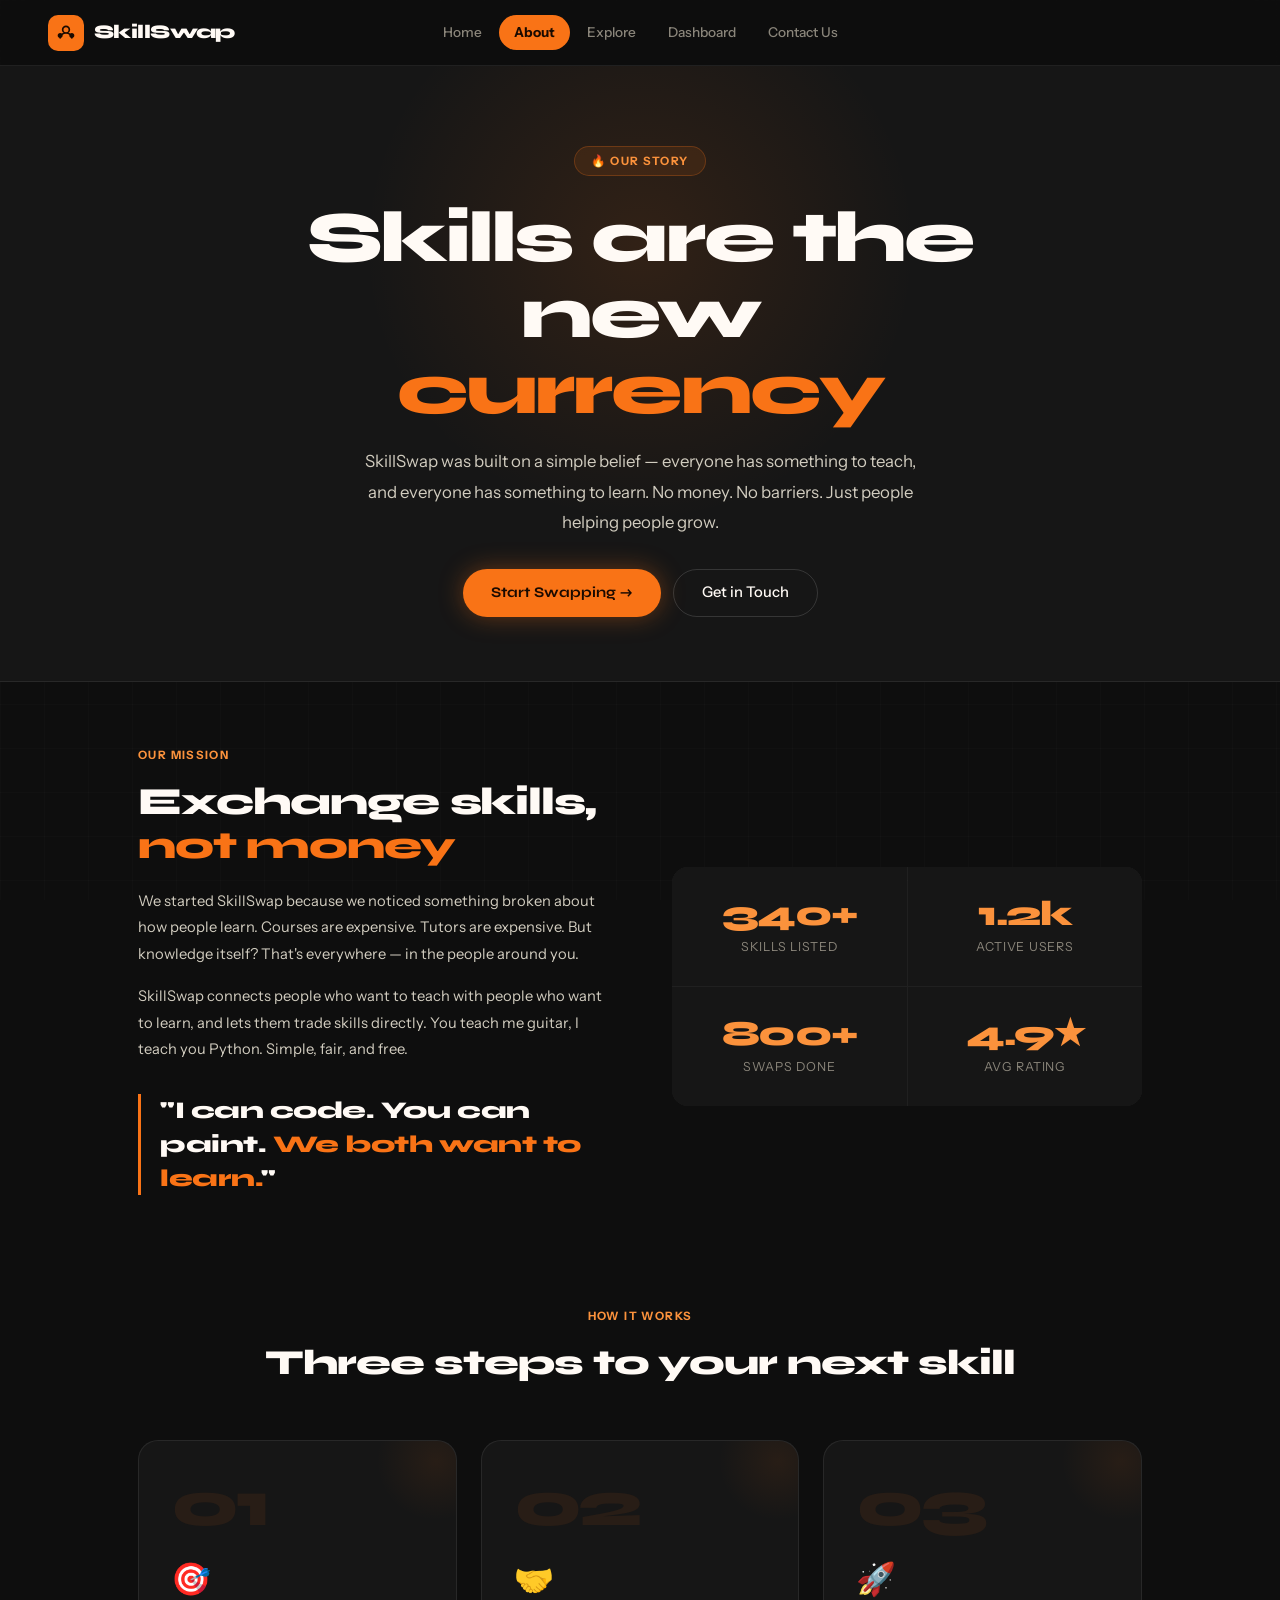
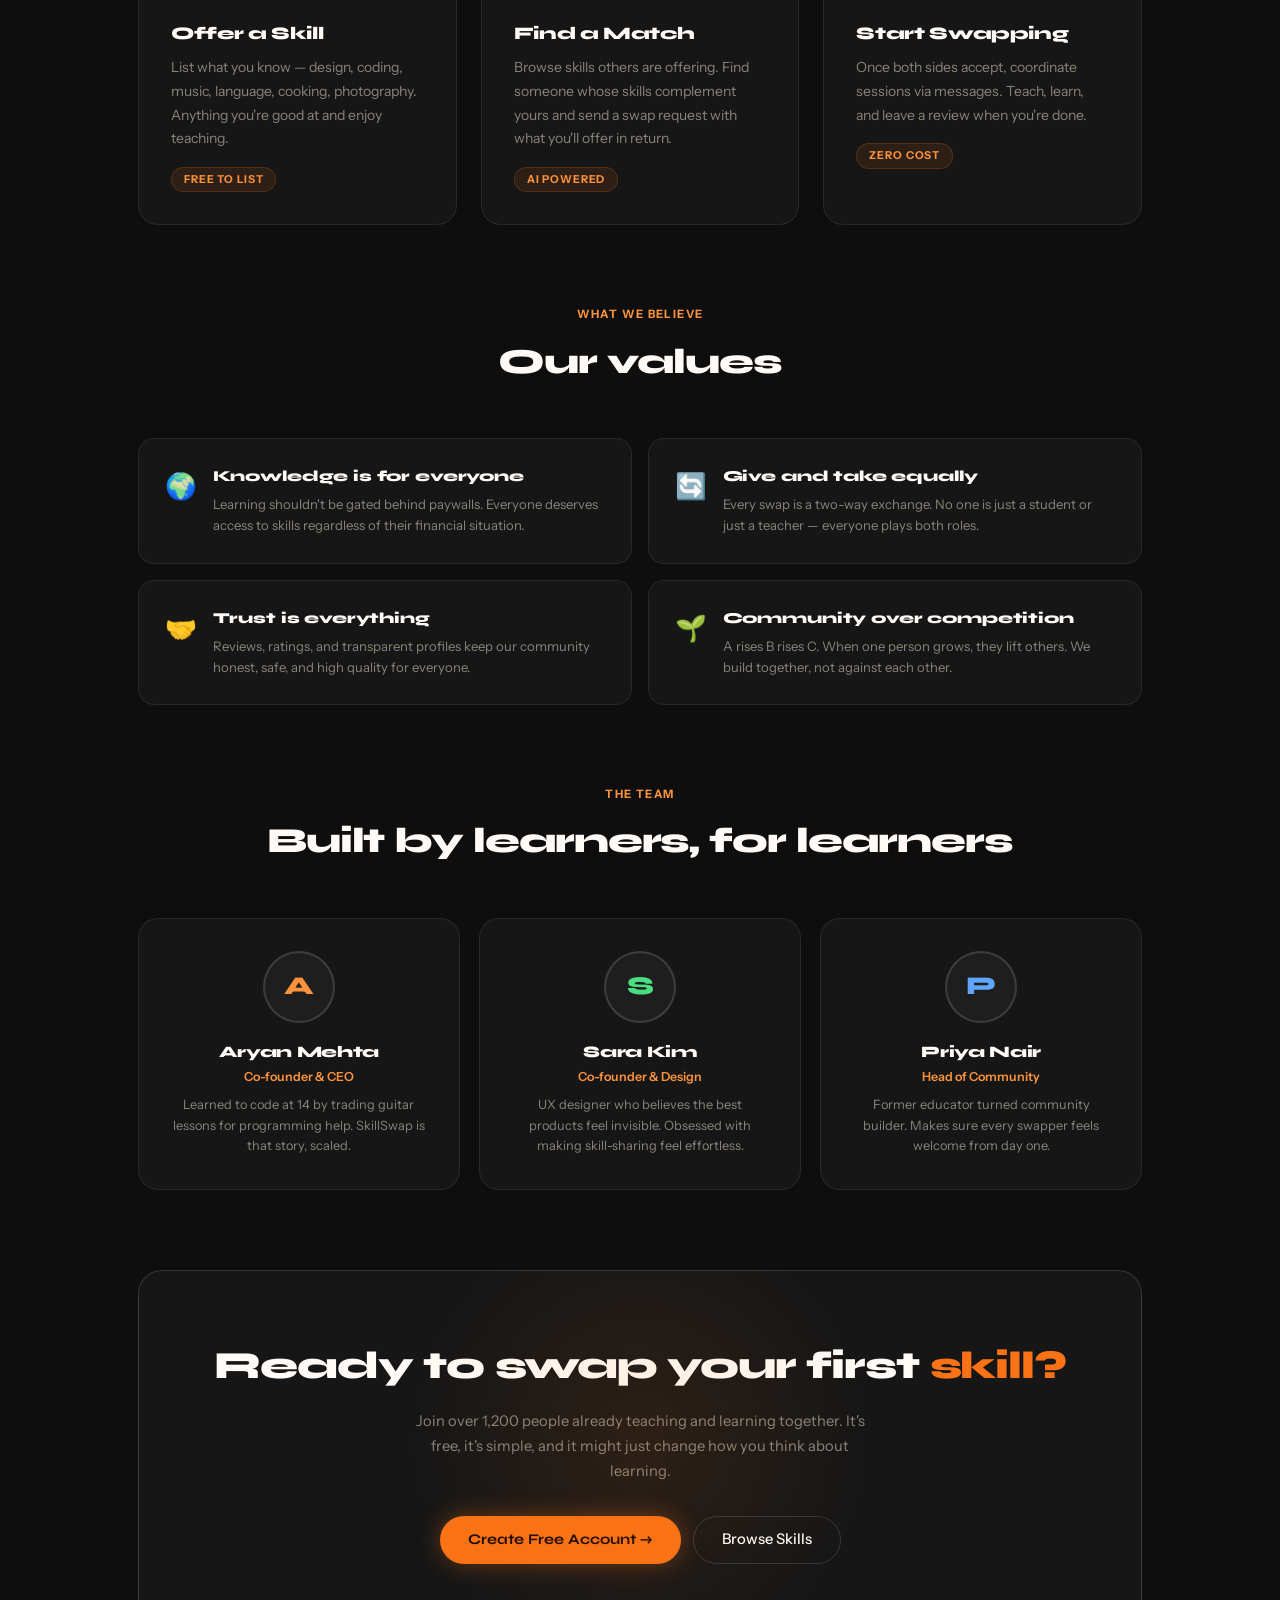
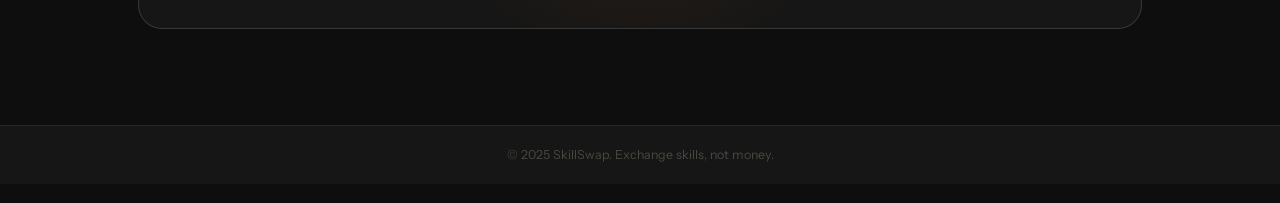
<file: pages/about.html>
<!DOCTYPE html>
<html lang="en">

<head>
    <meta charset="UTF-8">
    <meta name="viewport" content="width=device-width, initial-scale=1.0">
    <title>About — SkillSwap</title>
    <link rel="preconnect" href="https://fonts.googleapis.com">
    <link
        href="https://fonts.googleapis.com/css2?family=Syne:wght@400;600;700;800&family=Instrument+Sans:ital,wght@0,400;0,500;0,600;1,400&family=Caveat:wght@500;600&display=swap"
        rel="stylesheet">
    <link rel="stylesheet" href="../css/main.css">
    <link rel="stylesheet" href="../css/components.css">
    <style>
        /* ── ABOUT PAGE SPECIFIC ── */
        body {
            display: flex;
            flex-direction: column;
            min-height: 100vh;
        }

        body::before {
            content: '';
            position: fixed;
            inset: 0;
            z-index: 0;
            background-image: linear-gradient(rgba(255, 255, 255, 0.015) 1px, transparent 1px), linear-gradient(90deg, rgba(255, 255, 255, 0.015) 1px, transparent 1px);
            background-size: 44px 44px;
            pointer-events: none;
        }

        .nav-center {
            display: flex;
            align-items: center;
            gap: 2px;
        }

        .nav-center a {
            font-size: 0.85rem;
            font-weight: 500;
            color: var(--ink3);
            padding: 6px 14px;
            border-radius: var(--r-btn);
            transition: all 0.2s;
            border: 1px solid transparent;
        }

        .nav-center a:hover {
            color: var(--flame-lt);
            border: 1px solid var(--flame);
            box-shadow: 0 0 10px rgba(249, 115, 22, 0.25);
            background: transparent;
        }

        .nav-center a.active {
            background: var(--flame);
            color: #1a0a00;
            font-weight: 700;
        }

        .nav-right {
            display: flex;
            align-items: center;
            gap: 10px;
            justify-content: flex-end;
        }

        .nav-toggle {
            display: none;
            flex-direction: column;
            gap: 5px;
            background: none;
            border: none;
            cursor: pointer;
            padding: 4px;
        }

        .nav-toggle span {
            display: block;
            width: 22px;
            height: 2px;
            background: var(--ink);
            border-radius: 2px;
        }

        @media (max-width: 900px) {
            .nav-center {
                display: none;
            }

            .nav-toggle {
                display: flex;
            }
        }

        .main-content {
            flex: 1;
            position: relative;
            z-index: 1;
        }

        /* ── HERO ── */
        .about-hero {
            background: var(--bg2);
            border-bottom: 1px solid var(--border);
            padding: 5rem 3rem 4rem;
            text-align: center;
            position: relative;
            overflow: hidden;
        }

        .about-hero::before {
            content: '';
            position: absolute;
            top: -120px;
            left: 50%;
            transform: translateX(-50%);
            width: 600px;
            height: 600px;
            border-radius: 50%;
            background: radial-gradient(circle, rgba(249, 115, 22, 0.12) 0%, transparent 65%);
            pointer-events: none;
        }

        .about-hero-inner {
            max-width: 720px;
            margin: 0 auto;
            position: relative;
            z-index: 1;
        }

        .about-tag {
            display: inline-flex;
            align-items: center;
            gap: 7px;
            font-size: 0.72rem;
            font-weight: 700;
            text-transform: uppercase;
            letter-spacing: 0.12em;
            padding: 5px 16px;
            border-radius: 50px;
            background: var(--glow-sm);
            color: var(--flame-lt);
            border: 1px solid rgba(249, 115, 22, 0.25);
            margin-bottom: 1.5rem;
        }

        .about-title {
            font-family: var(--font-head);
            font-size: clamp(2.5rem, 6vw, 4.5rem);
            font-weight: 800;
            letter-spacing: -0.04em;
            color: var(--ink);
            line-height: 1.05;
            margin-bottom: 1.2rem;
        }

        .about-title span {
            color: var(--flame);
        }

        .about-subtitle {
            font-size: 1.05rem;
            color: var(--ink2);
            line-height: 1.8;
            max-width: 560px;
            margin: 0 auto 2rem;
        }

        .about-hero-actions {
            display: flex;
            gap: 12px;
            justify-content: center;
            flex-wrap: wrap;
        }

        .btn-primary {
            background: var(--flame);
            color: #1a0a00;
            padding: 12px 28px;
            border-radius: var(--r-btn);
            font-family: var(--font-head);
            font-weight: 700;
            font-size: 0.92rem;
            border: none;
            cursor: pointer;
            transition: all 0.22s ease;
            display: inline-block;
            box-shadow: 0 0 24px rgba(249, 115, 22, 0.35);
        }

        .btn-primary:hover {
            background: var(--flame-lt);
            box-shadow: 0 0 36px rgba(249, 115, 22, 0.5);
            transform: translateY(-2px);
        }

        .btn-ghost {
            background: transparent;
            color: var(--ink);
            padding: 11px 28px;
            border-radius: var(--r-btn);
            font-family: var(--font-body);
            font-weight: 500;
            font-size: 0.92rem;
            border: 1px solid var(--border2);
            cursor: pointer;
            transition: all 0.22s ease;
            display: inline-block;
        }

        .btn-ghost:hover {
            background: transparent;
            color: var(--flame-lt);
            border-color: var(--flame);
            box-shadow: 0 0 16px rgba(249, 115, 22, 0.3);
        }

        /* ── PAGE WRAP ── */
        .page-wrap {
            max-width: 1100px;
            margin: 0 auto;
            padding: 4rem 3rem;
        }

        /* ── MISSION ── */
        .mission-section {
            display: grid;
            grid-template-columns: 1fr 1fr;
            gap: 4rem;
            align-items: center;
            margin-bottom: 5rem;
        }

        .mission-label {
            font-size: 0.72rem;
            font-weight: 700;
            text-transform: uppercase;
            letter-spacing: 0.12em;
            color: var(--flame-lt);
            margin-bottom: 1rem;
        }

        .mission-heading {
            font-family: var(--font-head);
            font-size: clamp(1.8rem, 3vw, 2.6rem);
            font-weight: 800;
            letter-spacing: -0.03em;
            color: var(--ink);
            line-height: 1.15;
            margin-bottom: 1.2rem;
        }

        .mission-heading span {
            color: var(--flame);
        }

        .mission-text {
            font-size: 0.92rem;
            color: var(--ink2);
            line-height: 1.8;
            margin-bottom: 1rem;
        }

        .mission-quote {
            font-family: var(--font-head);
            font-size: 1.5rem;
            font-weight: 800;
            color: var(--ink);
            letter-spacing: -0.02em;
            line-height: 1.4;
            border-left: 3px solid var(--flame);
            padding-left: 1.2rem;
            margin: 2rem 0;
        }

        .mission-quote em {
            color: var(--flame);
            font-style: normal;
        }

        .mission-stats {
            display: grid;
            grid-template-columns: 1fr 1fr;
            gap: 1px;
            background: var(--border);
            border-radius: 16px;
            overflow: hidden;
        }

        .mstat {
            background: var(--bg2);
            padding: 1.8rem 1.5rem;
            text-align: center;
            transition: background 0.2s;
        }

        .mstat:hover {
            background: var(--bg3);
        }

        .mstat-val {
            font-family: var(--font-head);
            font-size: 2.2rem;
            font-weight: 800;
            letter-spacing: -0.04em;
            color: var(--flame-lt);
            line-height: 1;
            margin-bottom: 6px;
        }

        .mstat-lbl {
            font-size: 0.78rem;
            color: var(--ink3);
            text-transform: uppercase;
            letter-spacing: 0.06em;
        }

        /* ── HOW IT WORKS ── */
        .how-section {
            margin-bottom: 5rem;
        }

        .section-label {
            font-size: 0.72rem;
            font-weight: 700;
            text-transform: uppercase;
            letter-spacing: 0.12em;
            color: var(--flame-lt);
            margin-bottom: 0.6rem;
            text-align: center;
        }

        .section-heading {
            font-family: var(--font-head);
            font-size: clamp(1.6rem, 3vw, 2.2rem);
            font-weight: 800;
            letter-spacing: -0.03em;
            color: var(--ink);
            text-align: center;
            margin-bottom: 3rem;
        }

        .steps-grid {
            display: grid;
            grid-template-columns: repeat(3, 1fr);
            gap: 1.5rem;
        }

        .step-card {
            background: var(--bg2);
            border: 1px solid var(--border);
            border-radius: 20px;
            padding: 2rem;
            position: relative;
            overflow: hidden;
            transition: border-color 0.2s, transform 0.2s;
        }

        .step-card:hover {
            border-color: rgba(249, 115, 22, 0.3);
            transform: translateY(-4px);
        }

        .step-card::before {
            content: '';
            position: absolute;
            top: -40px;
            right: -40px;
            width: 120px;
            height: 120px;
            border-radius: 50%;
            background: radial-gradient(circle, rgba(249, 115, 22, 0.08) 0%, transparent 70%);
            pointer-events: none;
        }

        .step-num {
            font-family: var(--font-head);
            font-size: 4rem;
            font-weight: 800;
            color: rgba(249, 115, 22, 0.08);
            line-height: 1;
            margin-bottom: 1rem;
            letter-spacing: -0.05em;
        }

        .step-icon {
            font-size: 2rem;
            margin-bottom: 1rem;
        }

        .step-title {
            font-family: var(--font-head);
            font-size: 1.1rem;
            font-weight: 800;
            color: var(--ink);
            letter-spacing: -0.02em;
            margin-bottom: 8px;
        }

        .step-desc {
            font-size: 0.875rem;
            color: var(--ink3);
            line-height: 1.7;
        }

        .step-tag {
            display: inline-block;
            margin-top: 1rem;
            font-size: 0.68rem;
            font-weight: 700;
            text-transform: uppercase;
            letter-spacing: 0.08em;
            padding: 3px 12px;
            border-radius: 50px;
            background: var(--glow-sm);
            color: var(--flame-lt);
            border: 1px solid rgba(249, 115, 22, 0.2);
        }

        /* ── VALUES ── */
        .values-section {
            margin-bottom: 5rem;
        }

        .values-grid {
            display: grid;
            grid-template-columns: repeat(2, 1fr);
            gap: 1rem;
        }

        .value-card {
            background: var(--bg2);
            border: 1px solid var(--border);
            border-radius: 16px;
            padding: 1.6rem;
            display: flex;
            gap: 1rem;
            transition: border-color 0.2s;
        }

        .value-card:hover {
            border-color: rgba(249, 115, 22, 0.25);
        }

        .value-icon {
            font-size: 1.6rem;
            flex-shrink: 0;
            margin-top: 2px;
        }

        .value-title {
            font-family: var(--font-head);
            font-size: 0.95rem;
            font-weight: 800;
            color: var(--ink);
            letter-spacing: -0.01em;
            margin-bottom: 5px;
        }

        .value-desc {
            font-size: 0.82rem;
            color: var(--ink3);
            line-height: 1.65;
        }

        /* ── TEAM ── */
        .team-section {
            margin-bottom: 5rem;
        }

        .team-grid {
            display: grid;
            grid-template-columns: repeat(3, 1fr);
            gap: 1.2rem;
        }

        .team-card {
            background: var(--bg2);
            border: 1px solid var(--border);
            border-radius: 20px;
            padding: 2rem;
            text-align: center;
            transition: border-color 0.2s, transform 0.2s;
        }

        .team-card:hover {
            border-color: rgba(249, 115, 22, 0.3);
            transform: translateY(-3px);
        }

        .team-avatar {
            width: 72px;
            height: 72px;
            border-radius: 50%;
            background: var(--bg3);
            border: 2px solid var(--border2);
            display: flex;
            align-items: center;
            justify-content: center;
            font-family: var(--font-head);
            font-size: 1.6rem;
            font-weight: 800;
            color: var(--flame-lt);
            margin: 0 auto 1rem;
        }

        .team-name {
            font-family: var(--font-head);
            font-size: 1rem;
            font-weight: 800;
            color: var(--ink);
            letter-spacing: -0.02em;
            margin-bottom: 3px;
        }

        .team-role {
            font-size: 0.78rem;
            color: var(--flame-lt);
            font-weight: 600;
            margin-bottom: 8px;
        }

        .team-bio {
            font-size: 0.8rem;
            color: var(--ink3);
            line-height: 1.6;
        }

        /* ── CTA ── */
        .cta-section {
            background: var(--bg2);
            border: 1px solid var(--border2);
            border-radius: 24px;
            padding: 4rem 3rem;
            text-align: center;
            position: relative;
            overflow: hidden;
            margin-bottom: 2rem;
        }

        .cta-section::before {
            content: '';
            position: absolute;
            top: -80px;
            left: 50%;
            transform: translateX(-50%);
            width: 500px;
            height: 500px;
            border-radius: 50%;
            background: radial-gradient(circle, rgba(249, 115, 22, 0.1) 0%, transparent 65%);
            pointer-events: none;
        }

        .cta-title {
            font-family: var(--font-head);
            font-size: clamp(1.6rem, 3vw, 2.4rem);
            font-weight: 800;
            letter-spacing: -0.03em;
            color: var(--ink);
            margin-bottom: 0.8rem;
        }

        .cta-title span {
            color: var(--flame);
        }

        .cta-sub {
            font-size: 0.92rem;
            color: var(--ink3);
            line-height: 1.7;
            margin-bottom: 2rem;
            max-width: 480px;
            margin-left: auto;
            margin-right: auto;
        }

        .cta-buttons {
            display: flex;
            gap: 12px;
            justify-content: center;
            flex-wrap: wrap;
        }

        .site-footer {
            position: relative;
            z-index: 1;
            text-align: center;
            padding: 1.2rem;
            font-size: 0.78rem;
            color: var(--ink4);
            border-top: 1px solid var(--border);
            background: var(--bg2);
        }

        @media (max-width: 900px) {
            .mission-section {
                grid-template-columns: 1fr;
                gap: 2.5rem;
            }

            .steps-grid {
                grid-template-columns: 1fr;
            }

            .team-grid {
                grid-template-columns: repeat(2, 1fr);
            }
        }

        @media (max-width: 640px) {
            .navbar {
                padding: 0 1.5rem;
            }

            .about-hero {
                padding: 3.5rem 1.5rem 3rem;
            }

            .page-wrap {
                padding: 3rem 1.5rem;
            }

            .values-grid {
                grid-template-columns: 1fr;
            }

            .team-grid {
                grid-template-columns: 1fr;
            }

            .mission-stats {
                grid-template-columns: 1fr 1fr;
            }

            .cta-section {
                padding: 2.5rem 1.5rem;
            }
        }

        .fade-up {
            opacity: 0;
            transform: translateY(16px);
            animation: fuAnim 0.55s ease forwards;
        }

        .fade-up:nth-child(1) {
            animation-delay: .05s
        }

        .fade-up:nth-child(2) {
            animation-delay: .15s
        }

        .fade-up:nth-child(3) {
            animation-delay: .25s
        }

        .fade-up:nth-child(4) {
            animation-delay: .35s
        }

        @keyframes fuAnim {
            to {
                opacity: 1;
                transform: translateY(0);
            }
        }
    </style>
</head>

<body>

    <nav class="navbar">
        <a href="../index.html" class="logo-wrap">
            <div class="logo-icon">
                <svg viewBox="0 0 24 24" fill="none">
                    <path d="M12 4C9.8 4 8 5.8 8 8s1.8 4 4 4 4-1.8 4-4-1.8-4-4-4zm-7 14c0-3.3 3.1-6 7-6s7 2.7 7 6"
                        stroke="#1a0a00" stroke-width="2" stroke-linecap="round" />
                    <path
                        d="M5 12c-1.7 0-3 1.3-3 3s1.3 3 3 3 3-1.3 3-3-1.3-3-3-3zm14 0c-1.7 0-3 1.3-3 3s1.3 3 3 3 3-1.3 3-3-1.3-3-3-3z"
                        fill="#1a0a00" />
                </svg>
            </div>
            <span class="logo-name">SkillSwap</span>
        </a>
        <nav class="nav-center">
            <a href="home.html">Home</a>
            <a href="about.html" class="active">About</a>
            <a href="explore.html">Explore</a>
            <a href="dashboard.html">Dashboard</a>
            <a href="contact.html">Contact Us</a>
        </nav>
        <div class="nav-right">
            <button class="nav-toggle" id="navToggle"><span></span><span></span><span></span></button>
        </div>
    </nav>

    <main class="main-content">

        <!-- HERO -->
        <div class="about-hero">
            <div class="about-hero-inner">
                <div class="about-tag">🔥 Our Story</div>
                <h1 class="about-title">Skills are the new <span>currency</span></h1>
                <p class="about-subtitle">SkillSwap was built on a simple belief — everyone has something to teach, and
                    everyone has something to learn. No money. No barriers. Just people helping people grow.</p>
                <div class="about-hero-actions">
                    <a href="explore.html" class="btn-primary">Start Swapping →</a>
                    <a href="contact.html" class="btn-ghost">Get in Touch</a>
                </div>
            </div>
        </div>

        <div class="page-wrap">

            <!-- MISSION -->
            <div class="mission-section">
                <div class="fade-up">
                    <div class="mission-label">Our Mission</div>
                    <h2 class="mission-heading">Exchange skills, <span>not money</span></h2>
                    <p class="mission-text">We started SkillSwap because we noticed something broken about how people
                        learn. Courses are expensive. Tutors are expensive. But knowledge itself? That's everywhere — in
                        the people around you.</p>
                    <p class="mission-text">SkillSwap connects people who want to teach with people who want to learn,
                        and lets them trade skills directly. You teach me guitar, I teach you Python. Simple, fair, and
                        free.</p>
                    <div class="mission-quote">"I can code. You can paint. <em>We both want to learn.</em>"</div>
                </div>
                <div class="mission-stats fade-up">
                    <div class="mstat">
                        <div class="mstat-val">340+</div>
                        <div class="mstat-lbl">Skills Listed</div>
                    </div>
                    <div class="mstat">
                        <div class="mstat-val">1.2k</div>
                        <div class="mstat-lbl">Active Users</div>
                    </div>
                    <div class="mstat">
                        <div class="mstat-val">800+</div>
                        <div class="mstat-lbl">Swaps Done</div>
                    </div>
                    <div class="mstat">
                        <div class="mstat-val">4.9★</div>
                        <div class="mstat-lbl">Avg Rating</div>
                    </div>
                </div>
            </div>

            <!-- HOW IT WORKS -->
            <div class="how-section">
                <div class="section-label">How It Works</div>
                <h2 class="section-heading">Three steps to your next skill</h2>
                <div class="steps-grid">
                    <div class="step-card fade-up">
                        <div class="step-num">01</div>
                        <div class="step-icon">🎯</div>
                        <div class="step-title">Offer a Skill</div>
                        <div class="step-desc">List what you know — design, coding, music, language, cooking,
                            photography. Anything you're good at and enjoy teaching.</div>
                        <span class="step-tag">Free to list</span>
                    </div>
                    <div class="step-card fade-up">
                        <div class="step-num">02</div>
                        <div class="step-icon">🤝</div>
                        <div class="step-title">Find a Match</div>
                        <div class="step-desc">Browse skills others are offering. Find someone whose skills complement
                            yours and send a swap request with what you'll offer in return.</div>
                        <span class="step-tag">AI Powered</span>
                    </div>
                    <div class="step-card fade-up">
                        <div class="step-num">03</div>
                        <div class="step-icon">🚀</div>
                        <div class="step-title">Start Swapping</div>
                        <div class="step-desc">Once both sides accept, coordinate sessions via messages. Teach, learn,
                            and leave a review when you're done.</div>
                        <span class="step-tag">Zero cost</span>
                    </div>
                </div>
            </div>

            <!-- VALUES -->
            <div class="values-section">
                <div class="section-label">What We Believe</div>
                <h2 class="section-heading">Our values</h2>
                <div class="values-grid">
                    <div class="value-card fade-up">
                        <div class="value-icon">🌍</div>
                        <div>
                            <div class="value-title">Knowledge is for everyone</div>
                            <div class="value-desc">Learning shouldn't be gated behind paywalls. Everyone deserves
                                access to skills regardless of their financial situation.</div>
                        </div>
                    </div>
                    <div class="value-card fade-up">
                        <div class="value-icon">🔄</div>
                        <div>
                            <div class="value-title">Give and take equally</div>
                            <div class="value-desc">Every swap is a two-way exchange. No one is just a student or just a
                                teacher — everyone plays both roles.</div>
                        </div>
                    </div>
                    <div class="value-card fade-up">
                        <div class="value-icon">🤝</div>
                        <div>
                            <div class="value-title">Trust is everything</div>
                            <div class="value-desc">Reviews, ratings, and transparent profiles keep our community
                                honest, safe, and high quality for everyone.</div>
                        </div>
                    </div>
                    <div class="value-card fade-up">
                        <div class="value-icon">🌱</div>
                        <div>
                            <div class="value-title">Community over competition</div>
                            <div class="value-desc">A rises B rises C. When one person grows, they lift others. We build
                                together, not against each other.</div>
                        </div>
                    </div>
                </div>
            </div>

            <!-- TEAM -->
            <div class="team-section">
                <div class="section-label">The Team</div>
                <h2 class="section-heading">Built by learners, for learners</h2>
                <div class="team-grid">
                    <div class="team-card fade-up">
                        <div class="team-avatar">A</div>
                        <div class="team-name">Aryan Mehta</div>
                        <div class="team-role">Co-founder & CEO</div>
                        <div class="team-bio">Learned to code at 14 by trading guitar lessons for programming help.
                            SkillSwap is that story, scaled.</div>
                    </div>
                    <div class="team-card fade-up">
                        <div class="team-avatar" style="color:#4ade80">S</div>
                        <div class="team-name">Sara Kim</div>
                        <div class="team-role">Co-founder & Design</div>
                        <div class="team-bio">UX designer who believes the best products feel invisible. Obsessed with
                            making skill-sharing feel effortless.</div>
                    </div>
                    <div class="team-card fade-up">
                        <div class="team-avatar" style="color:#60a5fa">P</div>
                        <div class="team-name">Priya Nair</div>
                        <div class="team-role">Head of Community</div>
                        <div class="team-bio">Former educator turned community builder. Makes sure every swapper feels
                            welcome from day one.</div>
                    </div>
                </div>
            </div>

            <!-- CTA -->
            <div class="cta-section fade-up">
                <h2 class="cta-title">Ready to swap your first <span>skill?</span></h2>
                <p class="cta-sub">Join over 1,200 people already teaching and learning together. It's free, it's
                    simple, and it might just change how you think about learning.</p>
                <div class="cta-buttons">
                    <a href="../signup.html" class="btn-primary">Create Free Account →</a>
                    <a href="explore.html" class="btn-ghost">Browse Skills</a>
                </div>
            </div>

        </div>
    </main>

    <footer class="site-footer">© 2025 SkillSwap. Exchange skills, not money.</footer>
    <script src="https://code.jquery.com/jquery-3.7.1.min.js"></script>
    <script src="../js/main.js"></script>
</body>

</html>
</file>
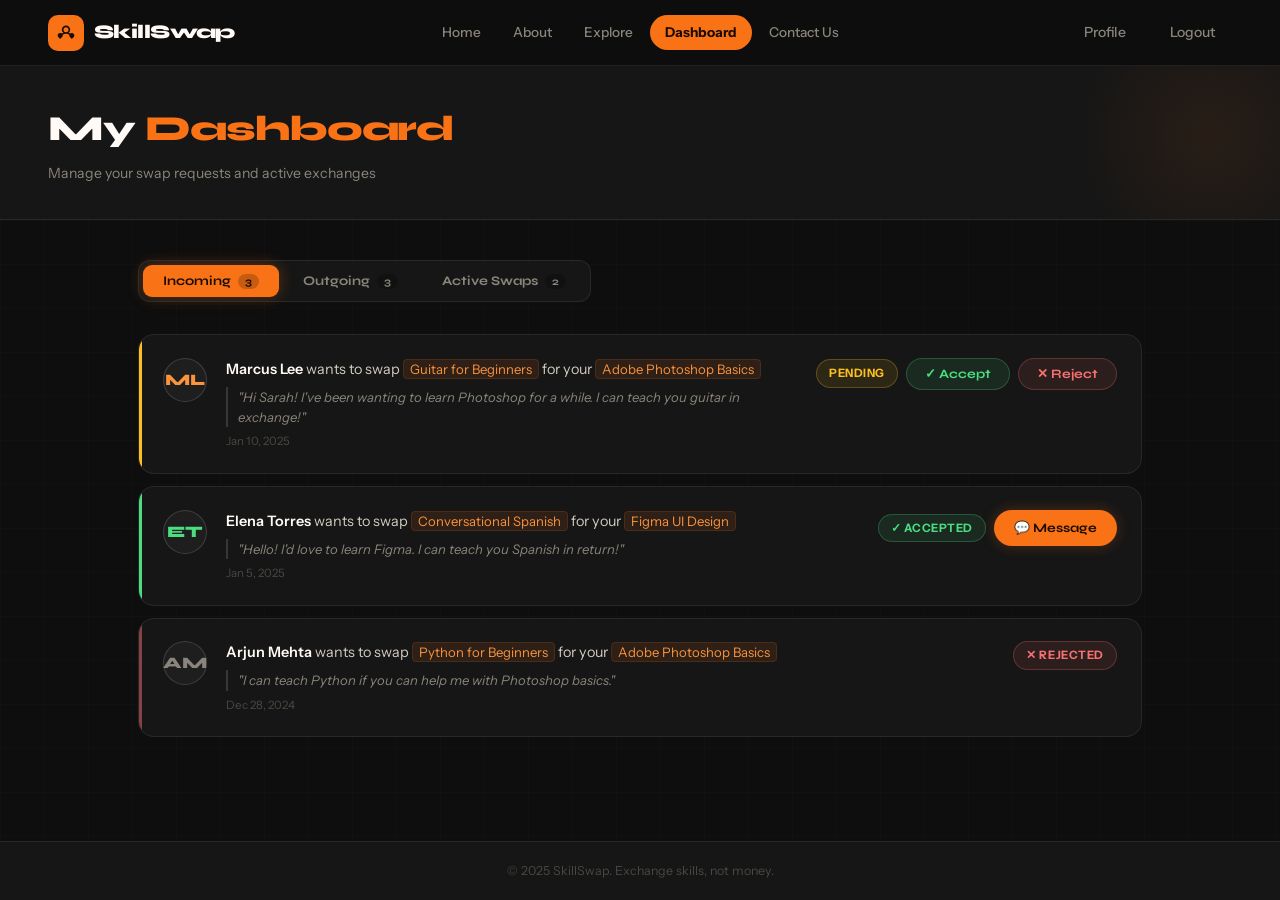
<file: pages/dashboard.html>
<!DOCTYPE html>
<html lang="en">

<head>
  <meta charset="UTF-8">
  <meta name="viewport" content="width=device-width, initial-scale=1.0">
  <title>Dashboard — SkillSwap</title>
  <link rel="preconnect" href="https://fonts.googleapis.com">
  <link
    href="https://fonts.googleapis.com/css2?family=Syne:wght@400;600;700;800&family=Instrument+Sans:ital,wght@0,400;0,500;0,600;1,400&family=Caveat:wght@500;600&display=swap"
    rel="stylesheet">
  <link rel="stylesheet" href="../css/main.css">
  <link rel="stylesheet" href="../css/components.css">
  <style>
    /* ── DASHBOARD PAGE SPECIFIC ── */
    body {
      display: flex;
      flex-direction: column;
      min-height: 100vh;
    }

    body::before {
      content: '';
      position: fixed;
      inset: 0;
      z-index: 0;
      background-image: linear-gradient(rgba(255, 255, 255, 0.015) 1px, transparent 1px), linear-gradient(90deg, rgba(255, 255, 255, 0.015) 1px, transparent 1px);
      background-size: 44px 44px;
      pointer-events: none;
    }

    /* Status colors */
    :root {
      --c-pending: #fbbf24;
      --c-pending-bg: rgba(251, 191, 36, 0.10);
      --c-pending-br: rgba(251, 191, 36, 0.25);
      --c-accept: #4ade80;
      --c-accept-bg: rgba(74, 222, 128, 0.10);
      --c-accept-br: rgba(74, 222, 128, 0.25);
      --c-reject: #f87171;
      --c-reject-bg: rgba(248, 113, 113, 0.10);
      --c-reject-br: rgba(248, 113, 113, 0.25);
    }

    .nav-center {
      display: flex;
      align-items: center;
      gap: 2px;
    }

    .nav-center a {
      font-size: 0.85rem;
      font-weight: 500;
      color: var(--ink3);
      padding: 6px 14px;
      border-radius: var(--r-btn);
      transition: all 0.2s;
      border: 1px solid transparent;
    }

    .nav-center a:hover {
      color: var(--flame-lt);
      border: 1px solid var(--flame);
      box-shadow: 0 0 10px rgba(249, 115, 22, 0.25);
      background: transparent;
    }

    .nav-center a.active {
      background: var(--flame);
      color: #1a0a00;
      font-weight: 700;
    }

    .nav-right {
      display: flex;
      align-items: center;
      gap: 10px;
      justify-content: flex-end;
    }

    .btn-nav-logout {
      font-size: 0.875rem;
      font-weight: 500;
      color: var(--ink3);
      border: 1px solid transparent;
      border-radius: var(--r-btn);
      padding: 6px 16px;
      transition: all 0.2s;
    }

    .btn-nav-logout:hover {
      color: var(--flame-lt);
      border-color: var(--flame);
      box-shadow: 0 0 10px rgba(249, 115, 22, 0.25);
      background: transparent;
    }

    .nav-toggle {
      display: none;
      flex-direction: column;
      gap: 5px;
      background: none;
      border: none;
      cursor: pointer;
      padding: 4px;
    }

    .nav-toggle span {
      display: block;
      width: 22px;
      height: 2px;
      background: var(--ink);
      border-radius: 2px;
    }

    /* Page header */
    .page-header {
      background: var(--bg2);
      border-bottom: 1px solid var(--border);
      padding: 2.2rem 3rem;
      position: relative;
      overflow: hidden;
    }

    .page-header::after {
      content: '';
      position: absolute;
      right: -80px;
      top: -80px;
      width: 300px;
      height: 300px;
      border-radius: 50%;
      background: radial-gradient(circle, rgba(249, 115, 22, 0.08) 0%, transparent 65%);
      pointer-events: none;
    }

    .page-title {
      font-family: var(--font-head);
      font-size: clamp(1.6rem, 3vw, 2.2rem);
      font-weight: 800;
      letter-spacing: -0.03em;
      margin-bottom: 4px;
    }

    .page-title span {
      color: var(--flame);
    }

    .page-sub {
      font-size: 0.88rem;
      color: var(--ink3);
    }

    .main-content {
      flex: 1;
      position: relative;
      z-index: 1;
    }

    .page-wrap {
      max-width: 1100px;
      margin: 0 auto;
      padding: 2.5rem 3rem;
    }

    /* Alerts */
    .alert {
      padding: 0.75rem 1rem;
      border-radius: 10px;
      font-size: 0.85rem;
      margin-bottom: 1.5rem;
      display: none;
      align-items: center;
      gap: 8px;
      font-weight: 500;
    }

    .alert-error {
      background: rgba(248, 113, 113, 0.1);
      color: #f87171;
      border: 1px solid rgba(248, 113, 113, 0.25);
    }

    .alert-success {
      background: rgba(74, 222, 128, 0.1);
      color: #4ade80;
      border: 1px solid rgba(74, 222, 128, 0.25);
    }

    /* Tabs */
    .tabs-bar {
      display: flex;
      gap: 4px;
      background: var(--bg2);
      border: 1px solid var(--border);
      border-radius: 12px;
      padding: 4px;
      margin-bottom: 2rem;
      width: fit-content;
    }

    .tab-btn {
      background: none;
      border: none;
      cursor: pointer;
      font-family: var(--font-head);
      font-size: 0.82rem;
      font-weight: 700;
      color: var(--ink3);
      padding: 8px 20px;
      border-radius: 9px;
      transition: all 0.2s;
      display: flex;
      align-items: center;
      gap: 7px;
      white-space: nowrap;
    }

    .tab-btn:hover {
      color: var(--ink);
      background: var(--bg3);
    }

    .tab-btn.active {
      background: var(--flame);
      color: #1a0a00;
      box-shadow: 0 0 16px rgba(249, 115, 22, 0.3);
    }

    .tab-badge {
      font-size: 0.68rem;
      font-weight: 700;
      padding: 1px 7px;
      border-radius: 50px;
      background: rgba(0, 0, 0, 0.2);
      color: inherit;
    }

    .tab-panel {
      display: none;
      animation: fadeIn 0.25s ease;
    }

    .tab-panel.active {
      display: block;
    }

    @keyframes fadeIn {
      from {
        opacity: 0;
        transform: translateY(6px)
      }

      to {
        opacity: 1;
        transform: translateY(0)
      }
    }

    .section-note {
      font-size: 0.82rem;
      color: var(--ink3);
      margin-bottom: 1.2rem;
    }

    /* Request cards */
    .request-list {
      display: flex;
      flex-direction: column;
      gap: 12px;
    }

    .request-card {
      background: var(--bg2);
      border: 1px solid var(--border);
      border-radius: 16px;
      padding: 1.4rem 1.5rem;
      display: flex;
      align-items: flex-start;
      gap: 1.2rem;
      transition: border-color 0.2s;
      position: relative;
      overflow: hidden;
    }

    .request-card::before {
      content: '';
      position: absolute;
      left: 0;
      top: 0;
      bottom: 0;
      width: 3px;
      border-radius: 3px 0 0 3px;
    }

    .request-card.status-pending::before {
      background: #fbbf24;
    }

    .request-card.status-accepted::before {
      background: #4ade80;
    }

    .request-card.status-rejected::before {
      background: #f87171;
      opacity: 0.5;
    }

    .request-card:hover {
      border-color: var(--border2);
    }

    .request-card.status-rejected {
      opacity: 0.6;
    }

    .req-avatar {
      width: 44px;
      height: 44px;
      border-radius: 50%;
      flex-shrink: 0;
      display: flex;
      align-items: center;
      justify-content: center;
      font-family: var(--font-head);
      font-size: 1rem;
      font-weight: 800;
      background: var(--bg3);
      border: 1px solid var(--border2);
    }

    .req-body {
      flex: 1;
      min-width: 0;
    }

    .req-names {
      font-size: 0.9rem;
      color: var(--ink2);
      line-height: 1.6;
      margin-bottom: 6px;
    }

    .req-names strong {
      color: var(--ink);
      font-weight: 600;
    }

    .req-names em {
      font-style: normal;
      color: var(--flame-lt);
      background: var(--glow-sm);
      border: 1px solid rgba(249, 115, 22, 0.15);
      border-radius: 4px;
      padding: 1px 6px;
      font-size: 0.82rem;
    }

    .req-message {
      font-size: 0.82rem;
      color: var(--ink3);
      line-height: 1.55;
      font-style: italic;
      margin-top: 4px;
      border-left: 2px solid var(--border2);
      padding-left: 10px;
    }

    .req-date {
      font-size: 0.72rem;
      color: var(--ink4);
      margin-top: 5px;
    }

    .req-actions {
      display: flex;
      align-items: center;
      gap: 8px;
      flex-shrink: 0;
      flex-wrap: wrap;
    }

    /* Status badges */
    .status-badge {
      display: inline-flex;
      align-items: center;
      gap: 5px;
      font-size: 0.72rem;
      font-weight: 700;
      text-transform: uppercase;
      letter-spacing: 0.05em;
      padding: 4px 12px;
      border-radius: 50px;
    }

    .badge-pending {
      background: rgba(251, 191, 36, 0.1);
      color: #fbbf24;
      border: 1px solid rgba(251, 191, 36, 0.25);
    }

    .badge-accepted {
      background: rgba(74, 222, 128, 0.1);
      color: #4ade80;
      border: 1px solid rgba(74, 222, 128, 0.25);
    }

    .badge-rejected {
      background: rgba(248, 113, 113, 0.1);
      color: #f87171;
      border: 1px solid rgba(248, 113, 113, 0.25);
    }

    /* Action buttons */
    .btn-accept {
      background: rgba(74, 222, 128, 0.1);
      color: #4ade80;
      border: 1px solid rgba(74, 222, 128, 0.25);
      border-radius: var(--r-btn);
      padding: 7px 18px;
      font-size: 0.8rem;
      font-weight: 700;
      cursor: pointer;
      transition: all 0.2s;
      font-family: var(--font-head);
      white-space: nowrap;
    }

    .btn-accept:hover {
      background: rgba(74, 222, 128, 0.2);
    }

    .btn-reject {
      background: rgba(248, 113, 113, 0.1);
      color: #f87171;
      border: 1px solid rgba(248, 113, 113, 0.25);
      border-radius: var(--r-btn);
      padding: 7px 18px;
      font-size: 0.8rem;
      font-weight: 700;
      cursor: pointer;
      transition: all 0.2s;
      font-family: var(--font-head);
      white-space: nowrap;
    }

    .btn-reject:hover {
      background: rgba(248, 113, 113, 0.2);
    }

    .btn-message {
      background: var(--flame);
      color: #1a0a00;
      border: none;
      border-radius: var(--r-btn);
      padding: 8px 20px;
      font-size: 0.8rem;
      font-weight: 700;
      cursor: pointer;
      transition: all 0.2s;
      font-family: var(--font-head);
      box-shadow: 0 0 14px rgba(249, 115, 22, 0.25);
      white-space: nowrap;
      display: inline-flex;
      align-items: center;
      gap: 5px;
    }

    .btn-message:hover {
      background: var(--flame-lt);
      box-shadow: 0 0 22px rgba(249, 115, 22, 0.4);
    }

    /* Active swaps */
    .active-swaps-grid {
      display: grid;
      grid-template-columns: repeat(2, 1fr);
      gap: 12px;
    }

    .swap-tile {
      background: var(--bg2);
      border: 1px solid var(--border);
      border-radius: 16px;
      padding: 1.5rem;
      display: flex;
      flex-direction: column;
      gap: 12px;
      transition: border-color 0.2s, transform 0.2s;
    }

    .swap-tile:hover {
      border-color: rgba(249, 115, 22, 0.3);
      transform: translateY(-2px);
    }

    .swap-tile-top {
      display: flex;
      align-items: center;
      gap: 12px;
    }

    .swap-tile-avatar {
      width: 46px;
      height: 46px;
      border-radius: 50%;
      background: var(--bg3);
      border: 2px solid rgba(249, 115, 22, 0.25);
      display: flex;
      align-items: center;
      justify-content: center;
      font-family: var(--font-head);
      font-size: 1.1rem;
      font-weight: 800;
      color: var(--flame-lt);
      flex-shrink: 0;
    }

    .swap-tile-name {
      font-family: var(--font-head);
      font-weight: 700;
      font-size: 1rem;
      color: var(--ink);
    }

    .swap-tile-detail {
      font-size: 0.76rem;
      color: var(--ink3);
      margin-top: 2px;
    }

    .swap-tile-footer {
      display: flex;
      align-items: center;
      justify-content: space-between;
    }

    .swap-status {
      font-size: 0.7rem;
      font-weight: 700;
      text-transform: uppercase;
      letter-spacing: 0.06em;
      color: #4ade80;
      display: flex;
      align-items: center;
      gap: 4px;
    }

    .swap-status::before {
      content: '';
      width: 6px;
      height: 6px;
      border-radius: 50%;
      background: #4ade80;
      box-shadow: 0 0 6px rgba(74, 222, 128, 0.5);
    }

    /* Empty state */
    .empty-state {
      text-align: center;
      padding: 3rem 2rem;
      background: var(--bg2);
      border: 1px solid var(--border);
      border-radius: 16px;
    }

    .empty-icon {
      font-size: 2.5rem;
      margin-bottom: 10px;
    }

    .empty-title {
      font-family: var(--font-head);
      font-weight: 700;
      font-size: 1rem;
      color: var(--ink2);
      margin-bottom: 6px;
    }

    .empty-sub {
      font-size: 0.82rem;
      color: var(--ink3);
    }

    .site-footer {
      position: relative;
      z-index: 1;
      text-align: center;
      padding: 1.2rem;
      font-size: 0.78rem;
      color: var(--ink4);
      border-top: 1px solid var(--border);
      background: var(--bg2);
    }

    @media (max-width: 900px) {
      .navbar {
        padding: 0 1.5rem;
      }

      .nav-center {
        display: none;
      }

      .nav-toggle {
        display: flex;
      }

      .page-header {
        padding: 1.8rem 1.5rem;
      }

      .page-wrap {
        padding: 2rem 1.5rem;
      }

      .tabs-bar {
        width: 100%;
        overflow-x: auto;
      }

      .active-swaps-grid {
        grid-template-columns: 1fr;
      }

      .request-card {
        flex-direction: column;
      }

      .req-actions {
        width: 100%;
      }
    }

    .fade-up {
      opacity: 0;
      transform: translateY(14px);
      animation: fuAnim 0.5s ease forwards;
    }

    .fade-up:nth-child(1) {
      animation-delay: .05s
    }

    .fade-up:nth-child(2) {
      animation-delay: .13s
    }

    .fade-up:nth-child(3) {
      animation-delay: .21s
    }

    @keyframes fuAnim {
      to {
        opacity: 1;
        transform: translateY(0);
      }
    }
  </style>
</head>

<body>

  <nav class="navbar">
    <a href="../index.html" class="logo-wrap">
      <div class="logo-icon">
        <svg viewBox="0 0 24 24" fill="none">
          <path d="M12 4C9.8 4 8 5.8 8 8s1.8 4 4 4 4-1.8 4-4-1.8-4-4-4zm-7 14c0-3.3 3.1-6 7-6s7 2.7 7 6"
            stroke="#1a0a00" stroke-width="2" stroke-linecap="round" />
          <path
            d="M5 12c-1.7 0-3 1.3-3 3s1.3 3 3 3 3-1.3 3-3-1.3-3-3-3zm14 0c-1.7 0-3 1.3-3 3s1.3 3 3 3 3-1.3 3-3-1.3-3-3-3z"
            fill="#1a0a00" />
        </svg>
      </div>
      <span class="logo-name">SkillSwap</span>
    </a>
    <nav class="nav-center">
      <a href="home.html">Home</a>
      <a href="about.html">About</a>
      <a href="explore.html">Explore</a>
      <a href="dashboard.html" class="active">Dashboard</a>
      <a href="contact.html">Contact Us</a>
    </nav>
    <div class="nav-right">
      <a href="profile.html" class="btn-nav-logout">Profile</a>
      <a href="../index.html" class="btn-nav-logout">Logout</a>
      <button class="nav-toggle" id="navToggle"><span></span><span></span><span></span></button>
    </div>
  </nav>

  <div class="page-header">
    <div class="page-title">My <span>Dashboard</span></div>
    <div class="page-sub">Manage your swap requests and active exchanges</div>
  </div>

  <main class="main-content">
    <div class="page-wrap">
      <div class="alert alert-success" id="formSuccess"></div>
      <div class="alert alert-error" id="formError"></div>
      <div class="tabs-bar">
        <button class="tab-btn active" data-tab="incoming">Incoming <span class="tab-badge"
            id="incomingBadge">3</span></button>
        <button class="tab-btn" data-tab="outgoing">Outgoing <span class="tab-badge"
            id="outgoingBadge">3</span></button>
        <button class="tab-btn" data-tab="active">Active Swaps <span class="tab-badge">2</span></button>
      </div>

      <!-- INCOMING -->
      <div class="tab-panel active" id="tab-incoming">
        <div class="request-list">
          <div class="request-card status-pending fade-up" id="req-1">
            <div class="req-avatar" style="color:var(--flame-lt)">ML</div>
            <div class="req-body">
              <div class="req-names"><strong>Marcus Lee</strong> wants to swap <em>Guitar for Beginners</em> for your
                <em>Adobe Photoshop Basics</em>
              </div>
              <div class="req-message">"Hi Sarah! I've been wanting to learn Photoshop for a while. I can teach you
                guitar in exchange!"</div>
              <div class="req-date">Jan 10, 2025</div>
            </div>
            <div class="req-actions">
              <span class="status-badge badge-pending">Pending</span>
              <button class="btn-accept" onclick="acceptReq('req-1', 'Marcus Lee')">✓ Accept</button>
              <button class="btn-reject" onclick="rejectReq('req-1')">✕ Reject</button>
            </div>
          </div>
          <div class="request-card status-accepted fade-up" id="req-2">
            <div class="req-avatar" style="color:#4ade80">ET</div>
            <div class="req-body">
              <div class="req-names"><strong>Elena Torres</strong> wants to swap <em>Conversational Spanish</em> for
                your <em>Figma UI Design</em></div>
              <div class="req-message">"Hello! I'd love to learn Figma. I can teach you Spanish in return!"</div>
              <div class="req-date">Jan 5, 2025</div>
            </div>
            <div class="req-actions">
              <span class="status-badge badge-accepted">✓ Accepted</span>
              <a href="messages.html" class="btn-message">💬 Message</a>
            </div>
          </div>
          <div class="request-card status-rejected fade-up" id="req-3">
            <div class="req-avatar" style="color:var(--ink3)">AM</div>
            <div class="req-body">
              <div class="req-names"><strong>Arjun Mehta</strong> wants to swap <em>Python for Beginners</em> for your
                <em>Adobe Photoshop Basics</em>
              </div>
              <div class="req-message">"I can teach Python if you can help me with Photoshop basics."</div>
              <div class="req-date">Dec 28, 2024</div>
            </div>
            <div class="req-actions"><span class="status-badge badge-rejected">✕ Rejected</span></div>
          </div>
        </div>
      </div>

      <!-- OUTGOING -->
      <div class="tab-panel" id="tab-outgoing">
        <div class="request-list">
          <div class="request-card status-pending fade-up">
            <div class="req-avatar" style="color:#fbbf24">PS</div>
            <div class="req-body">
              <div class="req-names">You requested <em>Mobile Photography Tips</em> from <strong>Priya Sharma</strong>
                in exchange for <em>Figma UI Design</em></div>
              <div class="req-date">Jan 8, 2025</div>
            </div>
            <div class="req-actions"><span class="status-badge badge-pending">Pending</span></div>
          </div>
          <div class="request-card status-accepted fade-up">
            <div class="req-avatar" style="color:#4ade80">JC</div>
            <div class="req-body">
              <div class="req-names">You requested <em>Creative Writing Workshop</em> from <strong>James Carter</strong>
                in exchange for <em>Adobe Photoshop Basics</em></div>
              <div class="req-date">Jan 3, 2025</div>
            </div>
            <div class="req-actions">
              <span class="status-badge badge-accepted">✓ Accepted</span>
              <a href="messages.html" class="btn-message">💬 Message</a>
            </div>
          </div>
          <div class="request-card status-rejected fade-up">
            <div class="req-avatar" style="color:var(--ink3)">ML</div>
            <div class="req-body">
              <div class="req-names">You requested <em>Guitar for Beginners</em> from <strong>Marcus Lee</strong> in
                exchange for <em>Illustrator for Beginners</em></div>
              <div class="req-date">Dec 20, 2024</div>
            </div>
            <div class="req-actions"><span class="status-badge badge-rejected">✕ Rejected</span></div>
          </div>
        </div>
      </div>

      <!-- ACTIVE SWAPS -->
      <div class="tab-panel" id="tab-active">
        <p class="section-note">These swaps have been accepted — start messaging to coordinate your sessions.</p>
        <div class="active-swaps-grid">
          <div class="swap-tile fade-up">
            <div class="swap-tile-top">
              <div class="swap-tile-avatar">ET</div>
              <div>
                <div class="swap-tile-name">Elena Torres</div>
                <div class="swap-tile-detail">Figma UI Design ↔ Conversational Spanish</div>
              </div>
            </div>
            <div class="swap-tile-footer">
              <div class="swap-status">Active</div>
              <a href="messages.html" class="btn-message">💬 Open Messages</a>
            </div>
          </div>
          <div class="swap-tile fade-up">
            <div class="swap-tile-top">
              <div class="swap-tile-avatar" style="color:#4ade80">JC</div>
              <div>
                <div class="swap-tile-name">James Carter</div>
                <div class="swap-tile-detail">Photoshop Basics ↔ Creative Writing</div>
              </div>
            </div>
            <div class="swap-tile-footer">
              <div class="swap-status">Active</div>
              <a href="messages.html" class="btn-message">💬 Open Messages</a>
            </div>
          </div>
        </div>
      </div>
    </div>
  </main>

  <footer class="site-footer">© 2025 SkillSwap. Exchange skills, not money.</footer>

  <script src="../js/main.js"></script>
  <script>
    document.querySelectorAll('.tab-btn').forEach(btn => {
      btn.addEventListener('click', () => {
        document.querySelectorAll('.tab-btn').forEach(b => b.classList.remove('active'));
        document.querySelectorAll('.tab-panel').forEach(p => p.classList.remove('active'));
        btn.classList.add('active');
        document.getElementById('tab-' + btn.dataset.tab).classList.add('active');
      });
    });

    const successAlert = document.getElementById('formSuccess');
    const errorAlert = document.getElementById('formError');
    function showAlert(type, msg) {
      const el = type === 'success' ? successAlert : errorAlert;
      const other = type === 'success' ? errorAlert : successAlert;
      el.textContent = msg; el.style.display = 'flex'; other.style.display = 'none';
      el.scrollIntoView({ behavior: 'smooth', block: 'nearest' });
      setTimeout(() => { el.style.display = 'none'; }, 3500);
    }

    function acceptReq(id, name) {
      const card = document.getElementById(id);
      card.classList.remove('status-pending'); card.classList.add('status-accepted');
      card.querySelector('.status-badge').className = 'status-badge badge-accepted';
      card.querySelector('.status-badge').textContent = '✓ Accepted';
      const actions = card.querySelector('.req-actions');
      actions.querySelectorAll('button').forEach(b => b.remove());
      const msgBtn = document.createElement('a');
      msgBtn.href = 'messages.html'; msgBtn.className = 'btn-message'; msgBtn.innerHTML = '💬 Message';
      actions.appendChild(msgBtn);
      updateIncomingBadge();
      showAlert('success', `✅ Swap with ${name} accepted!`);
    }

    function rejectReq(id) {
      const card = document.getElementById(id);
      card.classList.remove('status-pending'); card.classList.add('status-rejected');
      card.querySelector('.status-badge').className = 'status-badge badge-rejected';
      card.querySelector('.status-badge').textContent = '✕ Rejected';
      card.querySelectorAll('button').forEach(b => b.remove());
      card.style.opacity = '0.6';
      updateIncomingBadge();
      showAlert('error', '✕ Request rejected.');
    }

    function updateIncomingBadge() {
      const pending = document.querySelectorAll('#tab-incoming .status-pending').length;
      const badge = document.getElementById('incomingBadge');
      if (badge) badge.textContent = pending > 0 ? pending : '0';
    }

    // jquery added
    $(document).ready(function () {

      function showSuccess(msg) {
        $('.alert-success').text(msg).fadeIn(400).delay(2000).fadeOut(400);
      }

      function showError(msg) {
        $('.alert-error').text(msg).fadeIn(400).delay(2000).fadeOut(400);
      }

    });
  </script>
  <script src="https://code.jquery.com/jquery-3.7.1.min.js"></script>
  <!-- <script src="../js/main.js"></script> -->
</body>

</html>
</file>
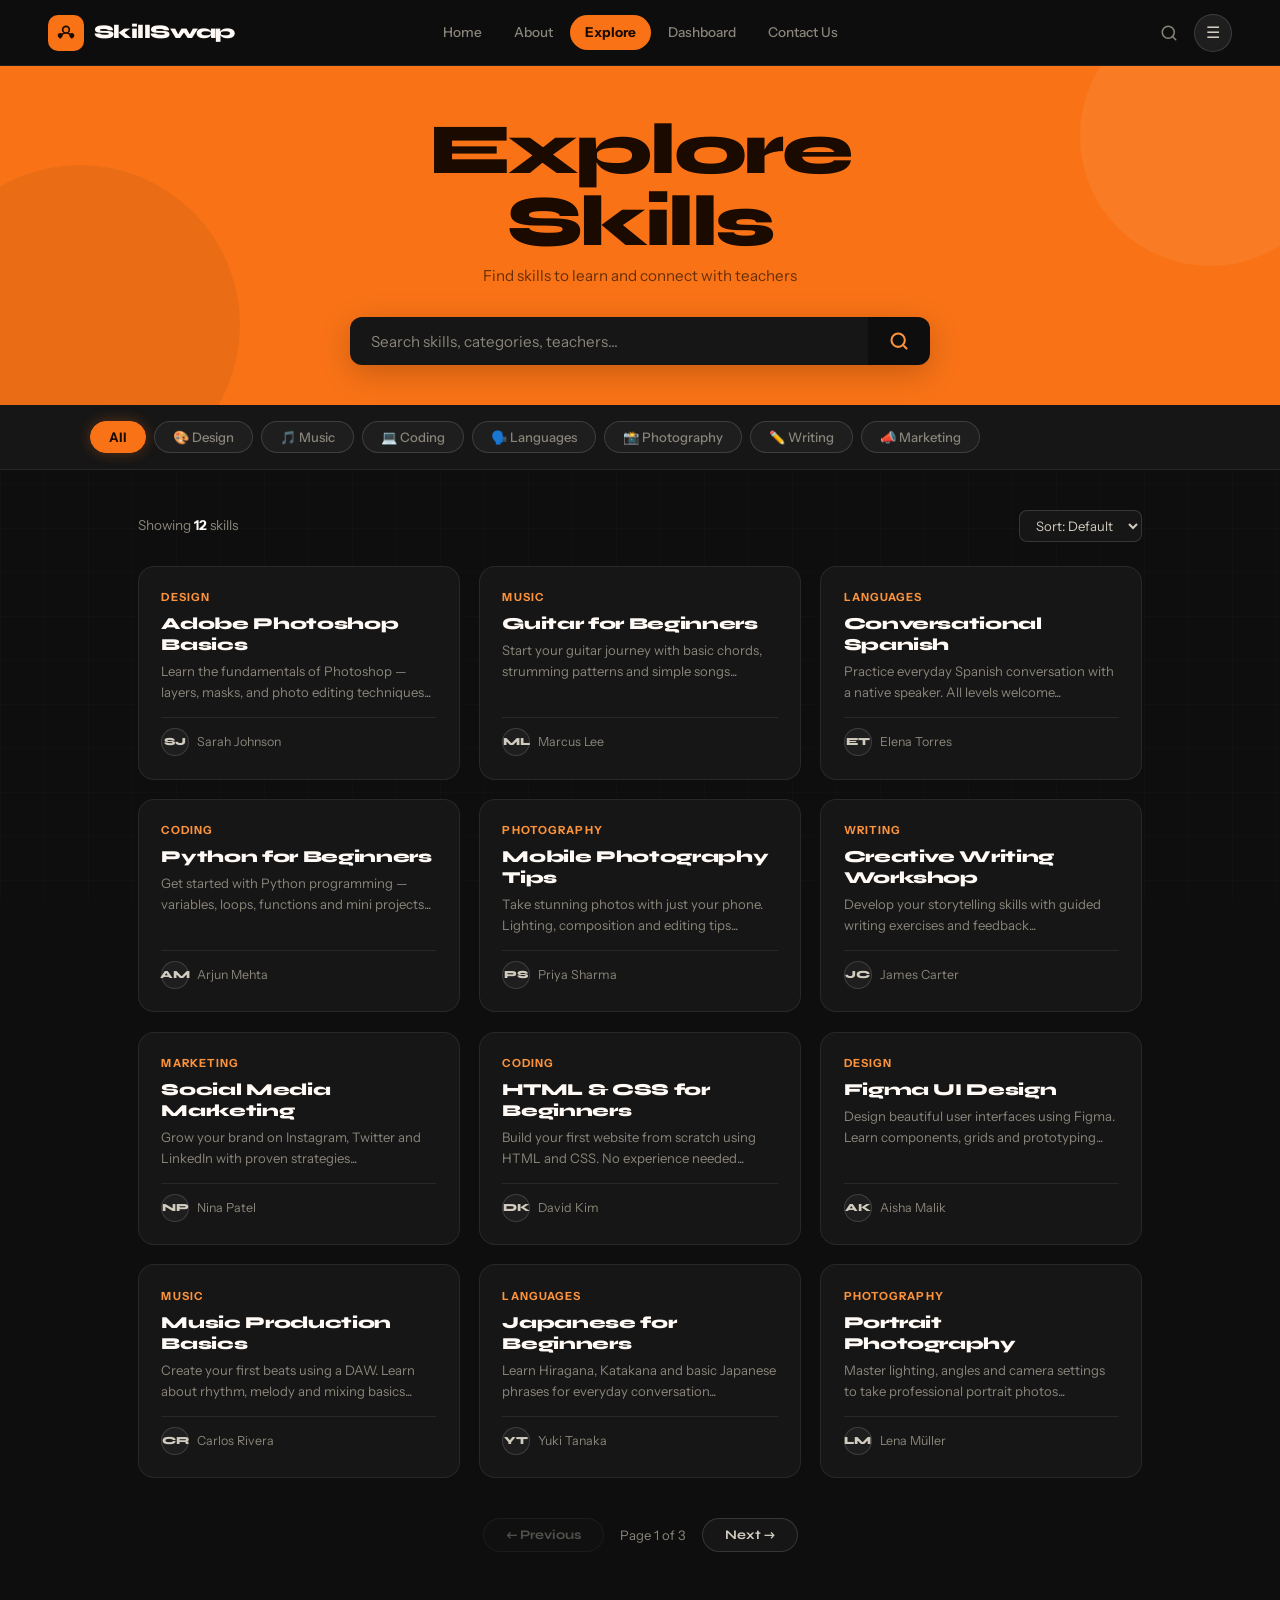
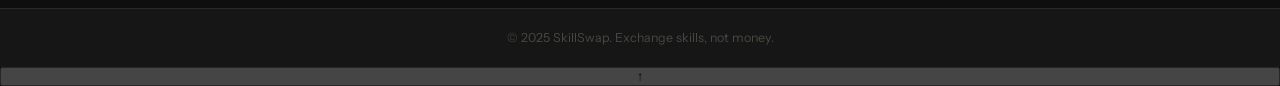
<file: pages/explore.html>
<!DOCTYPE html>
<html lang="en">

<head>
  <meta charset="UTF-8">
  <meta name="viewport" content="width=device-width, initial-scale=1.0">
  <title>Explore Skills — SkillSwap</title>
  <link rel="preconnect" href="https://fonts.googleapis.com">
  <link
    href="https://fonts.googleapis.com/css2?family=Syne:wght@400;600;700;800&family=Instrument+Sans:ital,wght@0,400;0,500;0,600;1,400&family=Caveat:wght@500;600&display=swap"
    rel="stylesheet">
  <link rel="stylesheet" href="../css/main.css">
  <link rel="stylesheet" href="../css/components.css">
  <style>
    /* ── EXPLORE PAGE SPECIFIC ── */
    body {
      display: flex;
      flex-direction: column;
      min-height: 100vh;
    }

    body::before {
      content: '';
      position: fixed;
      inset: 0;
      z-index: 0;
      background-image: linear-gradient(rgba(255, 255, 255, 0.015) 1px, transparent 1px), linear-gradient(90deg, rgba(255, 255, 255, 0.015) 1px, transparent 1px);
      background-size: 44px 44px;
      pointer-events: none;
    }

    /* Navbar extras */
    .nav-center {
      display: flex;
      align-items: center;
      gap: 2px;
    }

    .nav-center a {
      font-size: 0.85rem;
      font-weight: 500;
      color: var(--ink3);
      padding: 6px 14px;
      border-radius: var(--r-btn);
      transition: all 0.2s;
      border: 1px solid transparent;
    }

    .nav-center a:hover {
      color: var(--flame-lt);
      border: 1px solid var(--flame);
      box-shadow: 0 0 10px rgba(249, 115, 22, 0.25);
      background: transparent;
    }

    .nav-center a.active {
      background: var(--flame);
      color: #1a0a00;
      font-weight: 700;
    }

    .nav-right {
      display: flex;
      align-items: center;
      gap: 10px;
      justify-content: flex-end;
    }

    .nav-search-btn {
      background: none;
      border: none;
      cursor: pointer;
      color: var(--ink3);
      display: flex;
      align-items: center;
      padding: 6px;
      transition: color 0.2s;
    }

    .nav-search-btn:hover {
      color: var(--ink);
    }

    .nav-search-btn svg {
      width: 18px;
      height: 18px;
    }

    .nav-dropdown {
      position: relative;
    }

    .nav-menu-btn {
      width: 38px;
      height: 38px;
      border-radius: 50%;
      background: var(--bg3);
      border: 1px solid var(--border2);
      cursor: pointer;
      display: flex;
      align-items: center;
      justify-content: center;
      color: var(--ink2);
      font-size: 1rem;
      transition: all 0.2s;
    }

    .nav-menu-btn:hover {
      background: var(--bg4);
    }

    .dropdown-menu {
      display: none;
      position: absolute;
      top: calc(100% + 8px);
      right: 0;
      background: var(--bg2);
      border: 1px solid var(--border2);
      border-radius: 14px;
      box-shadow: 0 12px 40px rgba(0, 0, 0, 0.5);
      min-width: 180px;
      overflow: hidden;
      z-index: 200;
    }

    .dropdown-menu.open {
      display: block;
      animation: ddIn 0.18s ease;
    }

    @keyframes ddIn {
      from {
        opacity: 0;
        transform: translateY(-6px)
      }

      to {
        opacity: 1;
        transform: translateY(0)
      }
    }

    .dropdown-menu a {
      display: flex;
      align-items: center;
      gap: 10px;
      padding: 11px 16px;
      font-size: 0.875rem;
      font-weight: 500;
      color: var(--ink2);
      transition: background 0.15s;
    }

    .dropdown-menu a:hover {
      background: var(--bg3);
      color: var(--ink);
    }

    .dropdown-menu .logout {
      color: #f87171;
      border-top: 1px solid var(--border);
    }

    .dropdown-menu .logout:hover {
      background: rgba(248, 113, 113, 0.08);
    }

    /* Hero bar */
    .hero-bar {
      background: var(--flame);
      padding: 3rem 3rem 2.5rem;
      display: flex;
      align-items: center;
      justify-content: center;
      position: relative;
      overflow: hidden;
    }

    .hero-bar::before {
      content: '';
      position: absolute;
      bottom: -80px;
      left: -80px;
      width: 320px;
      height: 320px;
      border-radius: 50%;
      background: rgba(0, 0, 0, 0.06);
      pointer-events: none;
    }

    .hero-bar::after {
      content: '';
      position: absolute;
      top: -60px;
      right: -60px;
      width: 260px;
      height: 260px;
      border-radius: 50%;
      background: rgba(255, 255, 255, 0.06);
      pointer-events: none;
    }

    .hero-bar-inner {
      max-width: 580px;
      width: 100%;
      text-align: center;
      position: relative;
      z-index: 1;
    }

    .hero-title {
      font-family: var(--font-head);
      font-size: clamp(2.8rem, 6vw, 4.5rem);
      font-weight: 800;
      color: #1a0a00;
      letter-spacing: -0.04em;
      margin-bottom: 6px;
      line-height: 1;
    }

    .hero-subtitle {
      font-size: 0.95rem;
      color: rgba(26, 10, 0, 0.65);
      margin-bottom: 1.8rem;
    }

    .hero-search {
      display: flex;
      border-radius: 12px;
      overflow: hidden;
      box-shadow: 0 8px 32px rgba(0, 0, 0, 0.2);
    }

    .hero-search-input {
      flex: 1;
      padding: 0.9rem 1.3rem;
      font-family: var(--font-body);
      font-size: 0.95rem;
      border: none;
      outline: none;
      background: var(--bg2);
      color: var(--ink);
    }

    .hero-search-input::placeholder {
      color: var(--ink3);
    }

    .hero-search-btn {
      background: var(--bg);
      border: none;
      padding: 0 1.3rem;
      cursor: pointer;
      display: flex;
      align-items: center;
      justify-content: center;
      transition: background 0.2s;
    }

    .hero-search-btn:hover {
      background: var(--bg3);
    }

    .hero-search-btn svg {
      width: 20px;
      height: 20px;
      stroke: var(--flame-lt);
      fill: none;
      stroke-width: 2.5;
      stroke-linecap: round;
    }

    /* Category pills */
    .categories-bar {
      background: var(--bg2);
      border-bottom: 1px solid var(--border);
      padding: 1rem 3rem;
      position: sticky;
      top: 66px;
      z-index: 90;
    }

    .categories-inner {
      max-width: 1100px;
      margin: 0 auto;
      display: flex;
      gap: 8px;
      flex-wrap: wrap;
    }

    .cat-pill {
      font-family: var(--font-body);
      font-size: 0.82rem;
      font-weight: 500;
      padding: 7px 18px;
      border-radius: var(--r-btn);
      border: 1px solid var(--border2);
      background: var(--bg3);
      color: var(--ink3);
      cursor: pointer;
      transition: all 0.2s;
      white-space: nowrap;
    }

    .cat-pill:hover {
      border-color: rgba(249, 115, 22, 0.4);
      color: var(--ink);
      background: var(--bg4);
    }

    .cat-pill.active {
      background: var(--flame);
      border-color: var(--flame);
      color: #1a0a00;
      font-weight: 700;
      box-shadow: 0 0 14px rgba(249, 115, 22, 0.3);
    }

    /* Main */
    .main-content {
      flex: 1;
      position: relative;
      z-index: 1;
      max-width: 1100px;
      margin: 0 auto;
      width: 100%;
      padding: 2.5rem 3rem;
    }

    .results-bar {
      display: flex;
      align-items: center;
      justify-content: space-between;
      margin-bottom: 1.5rem;
      flex-wrap: wrap;
      gap: 10px;
    }

    .results-info {
      font-size: 0.85rem;
      color: var(--ink3);
    }

    .results-info span {
      font-weight: 700;
      color: var(--ink);
    }

    .sort-select {
      font-family: var(--font-body);
      font-size: 0.82rem;
      color: var(--ink2);
      background: var(--bg2);
      border: 1px solid var(--border2);
      border-radius: 8px;
      padding: 6px 12px;
      outline: none;
      cursor: pointer;
      transition: border-color 0.2s;
    }

    .sort-select:focus {
      border-color: var(--flame);
    }

    .sort-select option {
      background: var(--bg2);
    }

    /* Skill cards */
    .skills-grid {
      display: grid;
      grid-template-columns: repeat(3, 1fr);
      gap: 1.2rem;
      margin-bottom: 2.5rem;
    }

    .skill-card {
      background: var(--bg2);
      border: 1px solid var(--border);
      border-radius: 16px;
      padding: 1.4rem;
      cursor: pointer;
      transition: all 0.22s ease;
      display: flex;
      flex-direction: column;
      gap: 6px;
      position: relative;
      overflow: hidden;
    }

    .skill-card::before {
      content: '';
      position: absolute;
      left: 0;
      top: 0;
      bottom: 0;
      width: 3px;
      border-radius: 3px 0 0 3px;
      background: var(--flame);
      transform: scaleY(0);
      transform-origin: bottom;
      transition: transform 0.25s ease;
    }

    .skill-card:hover {
      border-color: rgba(249, 115, 22, 0.3);
      box-shadow: 0 8px 32px rgba(249, 115, 22, 0.08);
      transform: translateY(-3px);
    }

    .skill-card:hover::before {
      transform: scaleY(1);
    }

    .skill-card-category {
      font-size: 0.7rem;
      font-weight: 700;
      letter-spacing: 0.1em;
      text-transform: uppercase;
      color: var(--flame-lt);
    }

    .skill-card-title {
      font-family: var(--font-head);
      font-size: 1.05rem;
      font-weight: 800;
      color: var(--ink);
      line-height: 1.25;
      letter-spacing: -0.02em;
    }

    .skill-card-desc {
      font-size: 0.82rem;
      color: var(--ink3);
      line-height: 1.6;
      flex: 1;
    }

    .skill-card-footer {
      display: flex;
      align-items: center;
      justify-content: space-between;
      margin-top: 8px;
      padding-top: 10px;
      border-top: 1px solid var(--border);
    }

    .skill-card-teacher {
      display: flex;
      align-items: center;
      gap: 8px;
    }

    .teacher-avatar {
      width: 28px;
      height: 28px;
      border-radius: 50%;
      background: var(--bg3);
      border: 1px solid var(--border2);
      display: flex;
      align-items: center;
      justify-content: center;
      font-family: var(--font-head);
      font-size: 0.68rem;
      font-weight: 800;
      color: var(--ink2);
      flex-shrink: 0;
    }

    .teacher-name {
      font-size: 0.78rem;
      color: var(--ink3);
    }

    .skill-card-arrow {
      color: var(--flame);
      font-size: 1rem;
      transition: transform 0.2s;
      opacity: 0;
    }

    .skill-card:hover .skill-card-arrow {
      transform: translateX(4px);
      opacity: 1;
    }

    .empty-state {
      grid-column: 1 / -1;
      text-align: center;
      padding: 4rem 2rem;
      background: var(--bg2);
      border: 1px solid var(--border);
      border-radius: 16px;
    }

    .empty-icon {
      font-size: 2.5rem;
      margin-bottom: 10px;
    }

    .empty-title {
      font-family: var(--font-head);
      font-weight: 700;
      font-size: 1rem;
      color: var(--ink2);
      margin-bottom: 6px;
    }

    .empty-sub {
      font-size: 0.82rem;
      color: var(--ink3);
    }

    /* Pagination */
    .pagination {
      display: flex;
      align-items: center;
      justify-content: center;
      gap: 10px;
      padding-bottom: 1rem;
    }

    .page-btn {
      font-family: var(--font-head);
      font-size: 0.82rem;
      font-weight: 700;
      padding: 8px 22px;
      border-radius: var(--r-btn);
      border: 1px solid var(--border2);
      background: var(--bg2);
      color: var(--ink2);
      cursor: pointer;
      transition: all 0.2s;
    }

    .page-btn:hover:not(:disabled) {
      background: var(--flame);
      color: #1a0a00;
      border-color: var(--flame);
      box-shadow: 0 0 16px rgba(249, 115, 22, 0.3);
    }

    .page-btn:disabled {
      opacity: 0.35;
      cursor: not-allowed;
    }

    .page-info {
      font-size: 0.82rem;
      color: var(--ink3);
      padding: 0 6px;
    }

    .site-footer {
      position: relative;
      z-index: 1;
      text-align: center;
      padding: 1.2rem;
      font-size: 0.78rem;
      color: var(--ink4);
      border-top: 1px solid var(--border);
      background: var(--bg2);
    }

    @media (max-width: 900px) {
      .navbar {
        padding: 0 1.5rem;
      }

      .nav-center {
        display: none;
      }

      .hero-bar {
        padding: 2rem 1.5rem;
      }

      .categories-bar {
        padding: 0.8rem 1.5rem;
      }

      .main-content {
        padding: 1.8rem 1.5rem;
      }

      .skills-grid {
        grid-template-columns: repeat(2, 1fr);
      }
    }

    @media (max-width: 540px) {
      .skills-grid {
        grid-template-columns: 1fr;
      }

      .hero-title {
        font-size: 2.4rem;
      }
    }
  </style>
</head>

<body>

  <nav class="navbar">
    <a href="../index.html" class="logo-wrap">
      <div class="logo-icon">
        <svg viewBox="0 0 24 24" fill="none">
          <path d="M12 4C9.8 4 8 5.8 8 8s1.8 4 4 4 4-1.8 4-4-1.8-4-4-4zm-7 14c0-3.3 3.1-6 7-6s7 2.7 7 6"
            stroke="#1a0a00" stroke-width="2" stroke-linecap="round" />
          <path
            d="M5 12c-1.7 0-3 1.3-3 3s1.3 3 3 3 3-1.3 3-3-1.3-3-3-3zm14 0c-1.7 0-3 1.3-3 3s1.3 3 3 3 3-1.3 3-3-1.3-3-3-3z"
            fill="#1a0a00" />
        </svg>
      </div>
      <span class="logo-name">SkillSwap</span>
    </a>
    <nav class="nav-center">
      <a href="home.html">Home</a>
      <a href="about.html">About</a>
      <a href="explore.html" class="active">Explore</a>
      <a href="dashboard.html">Dashboard</a>
      <a href="contact.html">Contact Us</a>
    </nav>
    <div class="nav-right">
      <button class="nav-search-btn" aria-label="Search" id="navSearchBtn">
        <svg viewBox="0 0 24 24" fill="none" stroke="currentColor" stroke-width="2" stroke-linecap="round">
          <circle cx="11" cy="11" r="8" />
          <path d="m21 21-4.35-4.35" />
        </svg>
      </button>
      <div class="nav-dropdown">
        <button class="nav-menu-btn" id="menuBtn">☰</button>
        <div class="dropdown-menu" id="dropdownMenu">
          <a href="home.html">🏠 Home</a>
          <a href="explore.html">🔍 Explore</a>
          <a href="dashboard.html">📋 Dashboard</a>
          <a href="profile.html">👤 Profile</a>
          <a href="messages.html">💬 Messages</a>
          <a href="../login.html" class="logout">← Logout</a>
        </div>
      </div>
    </div>
  </nav>

  <div class="hero-bar">
    <div class="hero-bar-inner">
      <h1 class="hero-title">Explore Skills</h1>
      <p class="hero-subtitle">Find skills to learn and connect with teachers</p>
      <div class="hero-search">
        <input type="text" class="hero-search-input" id="searchInput"
          placeholder="Search skills, categories, teachers...">
        <button class="hero-search-btn" id="searchBtn">
          <svg viewBox="0 0 24 24">
            <circle cx="11" cy="11" r="8" />
            <path d="m21 21-4.35-4.35" />
          </svg>
        </button>
      </div>
    </div>
  </div>

  <div class="categories-bar">
    <div class="categories-inner" id="categoryPills">
      <button class="cat-pill active" data-cat="all">All</button>
      <button class="cat-pill" data-cat="design">🎨 Design</button>
      <button class="cat-pill" data-cat="music">🎵 Music</button>
      <button class="cat-pill" data-cat="coding">💻 Coding</button>
      <button class="cat-pill" data-cat="languages">🗣️ Languages</button>
      <button class="cat-pill" data-cat="photography">📸 Photography</button>
      <button class="cat-pill" data-cat="writing">✏️ Writing</button>
      <button class="cat-pill" data-cat="marketing">📣 Marketing</button>
    </div>
  </div>

  <main class="main-content">
    <div class="results-bar">
      <p class="results-info">Showing <span id="resultCount">12</span> skills</p>
      <select class="sort-select" id="sortSelect">
        <option value="default">Sort: Default</option>
        <option value="az">A → Z</option>
        <option value="za">Z → A</option>
      </select>
    </div>
    <div class="skills-grid" id="skillsGrid">
      <a href="skill-detail.html" class="skill-card" data-cat="design">
        <p class="skill-card-category">Design</p>
        <h3 class="skill-card-title">Adobe Photoshop Basics</h3>
        <p class="skill-card-desc">Learn the fundamentals of Photoshop — layers, masks, and photo editing techniques...
        </p>
        <div class="skill-card-footer">
          <div class="skill-card-teacher">
            <div class="teacher-avatar">SJ</div><span class="teacher-name">Sarah Johnson</span>
          </div><span class="skill-card-arrow">→</span>
        </div>
      </a>
      <a href="skill-detail.html" class="skill-card" data-cat="music">
        <p class="skill-card-category">Music</p>
        <h3 class="skill-card-title">Guitar for Beginners</h3>
        <p class="skill-card-desc">Start your guitar journey with basic chords, strumming patterns and simple songs...
        </p>
        <div class="skill-card-footer">
          <div class="skill-card-teacher">
            <div class="teacher-avatar">ML</div><span class="teacher-name">Marcus Lee</span>
          </div><span class="skill-card-arrow">→</span>
        </div>
      </a>
      <a href="skill-detail.html" class="skill-card" data-cat="languages">
        <p class="skill-card-category">Languages</p>
        <h3 class="skill-card-title">Conversational Spanish</h3>
        <p class="skill-card-desc">Practice everyday Spanish conversation with a native speaker. All levels welcome...
        </p>
        <div class="skill-card-footer">
          <div class="skill-card-teacher">
            <div class="teacher-avatar">ET</div><span class="teacher-name">Elena Torres</span>
          </div><span class="skill-card-arrow">→</span>
        </div>
      </a>
      <a href="skill-detail.html" class="skill-card" data-cat="coding">
        <p class="skill-card-category">Coding</p>
        <h3 class="skill-card-title">Python for Beginners</h3>
        <p class="skill-card-desc">Get started with Python programming — variables, loops, functions and mini
          projects...</p>
        <div class="skill-card-footer">
          <div class="skill-card-teacher">
            <div class="teacher-avatar">AM</div><span class="teacher-name">Arjun Mehta</span>
          </div><span class="skill-card-arrow">→</span>
        </div>
      </a>
      <a href="skill-detail.html" class="skill-card" data-cat="photography">
        <p class="skill-card-category">Photography</p>
        <h3 class="skill-card-title">Mobile Photography Tips</h3>
        <p class="skill-card-desc">Take stunning photos with just your phone. Lighting, composition and editing tips...
        </p>
        <div class="skill-card-footer">
          <div class="skill-card-teacher">
            <div class="teacher-avatar">PS</div><span class="teacher-name">Priya Sharma</span>
          </div><span class="skill-card-arrow">→</span>
        </div>
      </a>
      <a href="skill-detail.html" class="skill-card" data-cat="writing">
        <p class="skill-card-category">Writing</p>
        <h3 class="skill-card-title">Creative Writing Workshop</h3>
        <p class="skill-card-desc">Develop your storytelling skills with guided writing exercises and feedback...</p>
        <div class="skill-card-footer">
          <div class="skill-card-teacher">
            <div class="teacher-avatar">JC</div><span class="teacher-name">James Carter</span>
          </div><span class="skill-card-arrow">→</span>
        </div>
      </a>
      <a href="skill-detail.html" class="skill-card" data-cat="marketing">
        <p class="skill-card-category">Marketing</p>
        <h3 class="skill-card-title">Social Media Marketing</h3>
        <p class="skill-card-desc">Grow your brand on Instagram, Twitter and LinkedIn with proven strategies...</p>
        <div class="skill-card-footer">
          <div class="skill-card-teacher">
            <div class="teacher-avatar">NP</div><span class="teacher-name">Nina Patel</span>
          </div><span class="skill-card-arrow">→</span>
        </div>
      </a>
      <a href="skill-detail.html" class="skill-card" data-cat="coding">
        <p class="skill-card-category">Coding</p>
        <h3 class="skill-card-title">HTML &amp; CSS for Beginners</h3>
        <p class="skill-card-desc">Build your first website from scratch using HTML and CSS. No experience needed...</p>
        <div class="skill-card-footer">
          <div class="skill-card-teacher">
            <div class="teacher-avatar">DK</div><span class="teacher-name">David Kim</span>
          </div><span class="skill-card-arrow">→</span>
        </div>
      </a>
      <a href="skill-detail.html" class="skill-card" data-cat="design">
        <p class="skill-card-category">Design</p>
        <h3 class="skill-card-title">Figma UI Design</h3>
        <p class="skill-card-desc">Design beautiful user interfaces using Figma. Learn components, grids and
          prototyping...</p>
        <div class="skill-card-footer">
          <div class="skill-card-teacher">
            <div class="teacher-avatar">AK</div><span class="teacher-name">Aisha Malik</span>
          </div><span class="skill-card-arrow">→</span>
        </div>
      </a>
      <a href="skill-detail.html" class="skill-card" data-cat="music">
        <p class="skill-card-category">Music</p>
        <h3 class="skill-card-title">Music Production Basics</h3>
        <p class="skill-card-desc">Create your first beats using a DAW. Learn about rhythm, melody and mixing basics...
        </p>
        <div class="skill-card-footer">
          <div class="skill-card-teacher">
            <div class="teacher-avatar">CR</div><span class="teacher-name">Carlos Rivera</span>
          </div><span class="skill-card-arrow">→</span>
        </div>
      </a>
      <a href="skill-detail.html" class="skill-card" data-cat="languages">
        <p class="skill-card-category">Languages</p>
        <h3 class="skill-card-title">Japanese for Beginners</h3>
        <p class="skill-card-desc">Learn Hiragana, Katakana and basic Japanese phrases for everyday conversation...</p>
        <div class="skill-card-footer">
          <div class="skill-card-teacher">
            <div class="teacher-avatar">YT</div><span class="teacher-name">Yuki Tanaka</span>
          </div><span class="skill-card-arrow">→</span>
        </div>
      </a>
      <a href="skill-detail.html" class="skill-card" data-cat="photography">
        <p class="skill-card-category">Photography</p>
        <h3 class="skill-card-title">Portrait Photography</h3>
        <p class="skill-card-desc">Master lighting, angles and camera settings to take professional portrait photos...
        </p>
        <div class="skill-card-footer">
          <div class="skill-card-teacher">
            <div class="teacher-avatar">LM</div><span class="teacher-name">Lena Müller</span>
          </div><span class="skill-card-arrow">→</span>
        </div>
      </a>
    </div>
    <div class="pagination">
      <button class="page-btn" id="prevBtn" disabled>← Previous</button>
      <span class="page-info" id="pageInfo">Page 1 of 3</span>
      <button class="page-btn" id="nextBtn">Next →</button>
    </div>
  </main>

  <footer class="site-footer">© 2025 SkillSwap. Exchange skills, not money.</footer>


  <script>
    const menuBtn = document.getElementById('menuBtn');
    const dropdownMenu = document.getElementById('dropdownMenu');
    menuBtn.addEventListener('click', e => { e.stopPropagation(); dropdownMenu.classList.toggle('open'); });
    document.addEventListener('click', () => dropdownMenu.classList.remove('open'));

    document.getElementById('navSearchBtn').addEventListener('click', () => {
      document.getElementById('searchInput').focus();
      window.scrollTo({ top: 0, behavior: 'smooth' });
    });

    // Skill card filtering and sorting
    const allCards = Array.from(document.querySelectorAll('.skill-card'));
    const resultCount = document.getElementById('resultCount');
    const grid = document.getElementById('skillsGrid');
    let activeCat = 'all', searchTerm = '';

    document.querySelectorAll('.cat-pill').forEach(pill => {
      pill.addEventListener('click', () => {
        document.querySelectorAll('.cat-pill').forEach(p => p.classList.remove('active'));
        pill.classList.add('active');
        activeCat = pill.dataset.cat;
        applyFilters();
      });
    });

    const searchInput = document.getElementById('searchInput');
    function doSearch() {
      searchTerm = searchInput.value.toLowerCase().trim();
      if (searchTerm) {
        document.querySelectorAll('.cat-pill').forEach(p => p.classList.remove('active'));
        document.querySelector('[data-cat="all"]').classList.add('active');
        activeCat = 'all';
      }
      applyFilters();
    }
    document.getElementById('searchBtn').addEventListener('click', doSearch);
    searchInput.addEventListener('input', doSearch);
    searchInput.addEventListener('keydown', e => { if (e.key === 'Enter') doSearch(); });

    document.getElementById('sortSelect').addEventListener('change', function () {
      const cards = Array.from(grid.querySelectorAll('.skill-card'));
      if (this.value === 'az') cards.sort((a, b) => a.querySelector('.skill-card-title').textContent.localeCompare(b.querySelector('.skill-card-title').textContent));
      else if (this.value === 'za') cards.sort((a, b) => b.querySelector('.skill-card-title').textContent.localeCompare(a.querySelector('.skill-card-title').textContent));
      else cards.sort((a, b) => allCards.indexOf(a) - allCards.indexOf(b));
      cards.forEach(c => grid.appendChild(c));
    });

    function applyFilters() {
      let visible = 0;
      const existing = grid.querySelector('.empty-state');
      if (existing) existing.remove();
      allCards.forEach(card => {
        const matchCat = activeCat === 'all' || card.dataset.cat === activeCat;
        const title = card.querySelector('.skill-card-title').textContent.toLowerCase();
        const desc = card.querySelector('.skill-card-desc').textContent.toLowerCase();
        const cat = card.querySelector('.skill-card-category').textContent.toLowerCase();
        const teacher = card.querySelector('.teacher-name').textContent.toLowerCase();
        const matchSearch = !searchTerm || title.includes(searchTerm) || desc.includes(searchTerm) || cat.includes(searchTerm) || teacher.includes(searchTerm);
        if (matchCat && matchSearch) { card.style.display = 'flex'; visible++; }
        else card.style.display = 'none';
      });
      resultCount.textContent = visible;
      if (visible === 0) {
        const empty = document.createElement('div');
        empty.className = 'empty-state';
        empty.innerHTML = `<div class="empty-icon">🔍</div><div class="empty-title">No skills found</div><div class="empty-sub">Try a different search or category</div>`;
        grid.appendChild(empty);
      }
    }

    const params = new URLSearchParams(window.location.search);
    const qParam = params.get('q');
    if (qParam) { searchInput.value = qParam; doSearch(); }

    let currentPage = 1;
    const totalPages = 3;
    const prevBtn = document.getElementById('prevBtn');
    const nextBtn = document.getElementById('nextBtn');
    const pageInfo = document.getElementById('pageInfo');
    function updatePagination() {
      pageInfo.textContent = `Page ${currentPage} of ${totalPages}`;
      prevBtn.disabled = currentPage === 1;
      nextBtn.disabled = currentPage === totalPages;
    }
    prevBtn.addEventListener('click', () => { if (currentPage > 1) { currentPage--; updatePagination(); window.scrollTo({ top: 0, behavior: 'smooth' }); } });
    nextBtn.addEventListener('click', () => { if (currentPage < totalPages) { currentPage++; updatePagination(); window.scrollTo({ top: 0, behavior: 'smooth' }); } });
  </script>
  <script src="https://code.jquery.com/jquery-3.7.1.min.js"></script>
  <script src="../js/main.js"></script>
  <!-- applyFilters(); -->
</body>

</html>
</file>
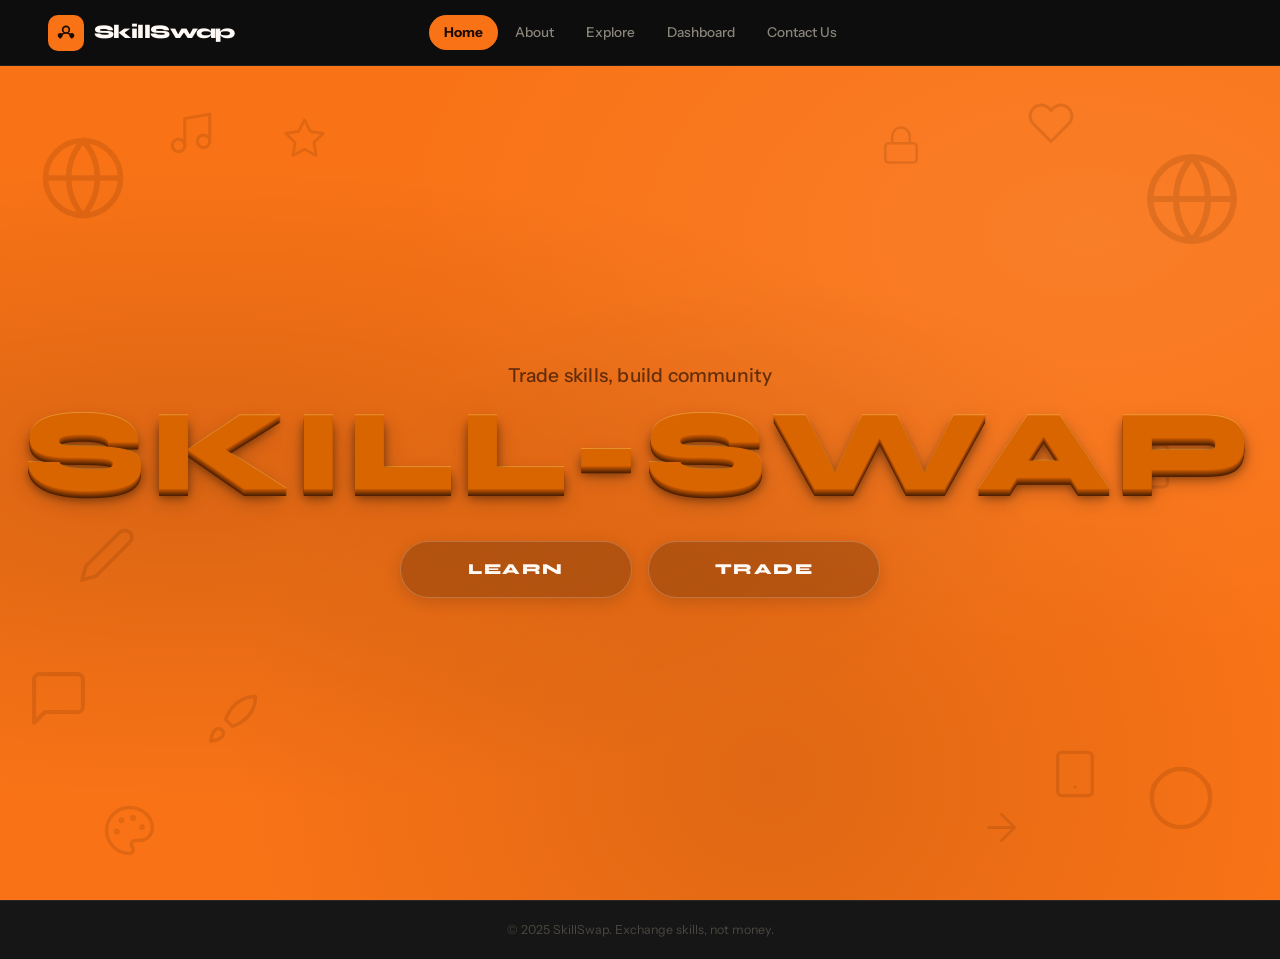
<file: pages/home.html>
<!DOCTYPE html>
<html lang="en">

<head>
  <meta charset="UTF-8">
  <meta name="viewport" content="width=device-width, initial-scale=1.0">
  <title>Home — SkillSwap</title>
  <link rel="preconnect" href="https://fonts.googleapis.com">
  <link
    href="https://fonts.googleapis.com/css2?family=Syne:wght@400;600;700;800&family=Instrument+Sans:ital,wght@0,400;0,500;0,600;1,400&family=Caveat:wght@500;600&display=swap"
    rel="stylesheet">
  <link rel="stylesheet" href="../css/main.css">
  <link rel="stylesheet" href="../css/components.css">
  <style>
    /* ── HOME PAGE SPECIFIC ── */
    body {
      display: flex;
      flex-direction: column;
      min-height: 100vh;
    }

    /* Nav-center pill styles — identical to about.html & dashboard.html */
    .nav-center {
      display: flex;
      align-items: center;
      gap: 2px;
    }

    .nav-center a {
      font-size: 0.85rem;
      font-weight: 500;
      color: var(--ink3);
      padding: 6px 14px;
      border-radius: var(--r-btn);
      transition: all 0.2s;
      border: 1px solid transparent;
    }

    .nav-center a:hover {
      color: var(--flame-lt);
      border: 1px solid var(--flame);
      box-shadow: 0 0 10px rgba(249, 115, 22, 0.25);
      background: transparent;
    }

    .nav-center a.active {
      background: var(--flame);
      color: #1a0a00;
      font-weight: 700;
    }

    .nav-right {
      display: flex;
      align-items: center;
      gap: 10px;
      justify-content: flex-end;
    }

    .nav-toggle {
      display: none;
      flex-direction: column;
      gap: 5px;
      background: none;
      border: none;
      cursor: pointer;
      padding: 4px;
    }

    .nav-toggle span {
      display: block;
      width: 22px;
      height: 2px;
      background: var(--ink);
      border-radius: 2px;
    }

    @media (max-width: 900px) {
      .nav-center {
        display: none;
      }

      .nav-toggle {
        display: flex;
      }
    }

    .main-content {
      flex: 1;
      display: flex;
      align-items: stretch;
    }

    .hero-card {
      position: relative;
      width: 100%;
      background: var(--flame);
      overflow: hidden;
      display: flex;
      flex-direction: column;
      align-items: center;
      justify-content: center;
      padding: 3rem 2rem 3.5rem;
      min-height: calc(100vh - 66px);
    }

    .hero-card::before {
      content: '';
      position: absolute;
      inset: 0;
      background:
        radial-gradient(ellipse at 15% 50%, rgba(0, 0, 0, 0.12) 0%, transparent 55%),
        radial-gradient(ellipse at 85% 20%, rgba(255, 255, 255, 0.08) 0%, transparent 45%),
        radial-gradient(ellipse at 60% 85%, rgba(0, 0, 0, 0.1) 0%, transparent 50%);
      pointer-events: none;
    }

    .doodles {
      position: absolute;
      inset: 0;
      z-index: 2;
      pointer-events: none;
    }

    .doodle {
      position: absolute;
      opacity: 0.15;
      stroke: #5a2200;
      fill: none;
      stroke-width: 1.5;
      stroke-linecap: round;
      stroke-linejoin: round;
    }

    .card-content {
      position: relative;
      z-index: 10;
      width: 100%;
      max-width: 900px;
      display: flex;
      flex-direction: column;
      align-items: center;
      animation: cardIn 0.7s ease forwards;
    }

    @keyframes cardIn {
      from {
        opacity: 0;
        transform: translateY(24px);
      }

      to {
        opacity: 1;
        transform: translateY(0);
      }
    }

    .card-subtitle {
      font-family: var(--font-body);
      font-size: clamp(0.9rem, 1.8vw, 1.2rem);
      font-weight: 500;
      color: rgba(26, 10, 0, 0.65);
      letter-spacing: 0.01em;
      margin-bottom: 0.2rem;
      text-align: center;
    }

    .card-brand {
      font-family: var(--font-head);
      font-size: clamp(3.2rem, 9vw, 8.5rem);
      font-weight: 800;
      letter-spacing: 0.04em;
      text-transform: uppercase;
      text-align: center;
      line-height: 1;
      margin-bottom: 2rem;
      user-select: none;
      white-space: nowrap;
      color: #d96500;
      text-shadow:
        0px 1px 0px #c05500, 0px 2px 0px #ad4c00, 0px 3px 0px #9a4300,
        0px 4px 0px #873a00, 0px 5px 0px #743100, 0px 6px 0px #612800,
        0px 7px 0px #4e1f00, 0px 8px 10px rgba(0, 0, 0, 0.4),
        0px 10px 20px rgba(0, 0, 0, 0.25), 0px -1px 0px rgba(255, 200, 80, 0.5);
    }

    .card-actions {
      display: flex;
      gap: 1rem;
      justify-content: center;
      width: 100%;
      max-width: 480px;
    }

    .card-action-btn {
      flex: 1;
      padding: 0.95rem 1.2rem;
      background: rgba(0, 0, 0, 0.2);
      backdrop-filter: blur(12px);
      color: var(--ink);
      border: 1px solid rgba(255, 255, 255, 0.2);
      font-family: var(--font-head);
      font-size: 0.95rem;
      font-weight: 800;
      letter-spacing: 0.1em;
      text-transform: uppercase;
      border-radius: var(--r-btn);
      cursor: pointer;
      text-align: center;
      box-shadow: 0 4px 16px rgba(0, 0, 0, 0.15);
      transition: all 0.22s;
      display: block;
    }

    .card-action-btn:hover {
      background: rgba(0, 0, 0, 0.4);
      transform: translateY(-4px);
      box-shadow: 0 12px 32px rgba(0, 0, 0, 0.3);
      border-color: rgba(255, 255, 255, 0.35);
    }

    .site-footer {
      text-align: center;
      padding: 1.2rem;
      font-size: 0.78rem;
      color: var(--ink4);
      border-top: 1px solid var(--border);
      background: var(--bg2);
    }

    @media (max-width: 768px) {
      .hero-card {
        padding: 2rem 1.2rem 2.5rem;
      }

      .card-actions {
        max-width: 320px;
      }

      .card-action-btn {
        font-size: 0.85rem;
      }

      .card-brand {
        white-space: normal;
        word-break: break-word;
      }
    }
  </style>
</head>

<body>

  <nav class="navbar">
    <a href="../index.html" class="logo-wrap">
      <div class="logo-icon">
        <svg viewBox="0 0 24 24" fill="none">
          <path d="M12 4C9.8 4 8 5.8 8 8s1.8 4 4 4 4-1.8 4-4-1.8-4-4-4zm-7 14c0-3.3 3.1-6 7-6s7 2.7 7 6"
            stroke="#1a0a00" stroke-width="2" stroke-linecap="round" />
          <path
            d="M5 12c-1.7 0-3 1.3-3 3s1.3 3 3 3 3-1.3 3-3-1.3-3-3-3zm14 0c-1.7 0-3 1.3-3 3s1.3 3 3 3 3-1.3 3-3-1.3-3-3-3z"
            fill="#1a0a00" />
        </svg>
      </div>
      <span class="logo-name">SkillSwap</span>
    </a>

    <nav class="nav-center">
      <a href="home.html" class="active">Home</a>
      <a href="about.html">About</a>
      <a href="explore.html">Explore</a>
      <a href="dashboard.html">Dashboard</a>
      <a href="contact.html">Contact Us</a>
    </nav>

    <div class="nav-right">
      <button class="nav-toggle" id="navToggle"><span></span><span></span><span></span></button>
    </div>
  </nav>

  <main class="main-content">
    <div class="hero-card">
      <div class="doodles">
        <svg class="doodle" style="width:90px;height:90px;left:3%;top:8%" viewBox="0 0 24 24">
          <circle cx="12" cy="12" r="10" />
          <path d="M2 12h20M12 2a15 15 0 0 1 0 20M12 2a15 15 0 0 0 0 20" />
        </svg>
        <svg class="doodle" style="width:50px;height:50px;left:13%;top:5%" viewBox="0 0 24 24">
          <path d="M9 18V5l12-2v13" />
          <circle cx="6" cy="18" r="3" />
          <circle cx="18" cy="16" r="3" />
        </svg>
        <svg class="doodle" style="width:60px;height:60px;left:6%;top:55%" viewBox="0 0 24 24">
          <path d="M17 3a2.83 2.83 0 1 1 4 4L7.5 20.5 2 22l1.5-5.5Z" />
        </svg>
        <svg class="doodle" style="width:45px;height:45px;left:22%;top:6%" viewBox="0 0 24 24">
          <polygon
            points="12 2 15.09 8.26 22 9.27 17 14.14 18.18 21.02 12 17.77 5.82 21.02 7 14.14 2 9.27 8.91 8.26 12 2" />
        </svg>
        <svg class="doodle" style="width:65px;height:65px;left:2%;top:72%" viewBox="0 0 24 24">
          <path d="M21 15a2 2 0 0 1-2 2H7l-4 4V5a2 2 0 0 1 2-2h14a2 2 0 0 1 2 2z" />
        </svg>
        <svg class="doodle" style="width:55px;height:55px;left:16%;top:75%" viewBox="0 0 24 24">
          <path d="M4.5 16.5c-1.5 1.26-2 5-2 5s3.74-.5 5-2c.71-.84.7-2.13-.09-2.91a2.18 2.18 0 0 0-2.91-.09z" />
          <path d="m12 15-3-3a22 22 0 0 1 2-3.95A12.88 12.88 0 0 1 22 2c0 2.72-.78 7.5-6 11a22.35 22.35 0 0 1-4 2z" />
        </svg>
        <svg class="doodle" style="width:100px;height:100px;right:3%;top:10%" viewBox="0 0 24 24">
          <circle cx="12" cy="12" r="10" />
          <path d="M2 12h20M12 2a15 15 0 0 1 0 20M12 2a15 15 0 0 0 0 20" />
        </svg>
        <svg class="doodle" style="width:48px;height:48px;right:16%;top:4%" viewBox="0 0 24 24">
          <path
            d="M20.84 4.61a5.5 5.5 0 0 0-7.78 0L12 5.67l-1.06-1.06a5.5 5.5 0 0 0-7.78 7.78l1.06 1.06L12 21.23l7.78-7.78 1.06-1.06a5.5 5.5 0 0 0 0-7.78z" />
        </svg>
        <svg class="doodle" style="width:50px;height:50px;right:8%;top:45%" viewBox="0 0 24 24">
          <rect x="5" y="2" width="14" height="20" rx="2" />
          <line x1="12" y1="18" x2="12.01" y2="18" />
        </svg>
        <svg class="doodle" style="width:70px;height:70px;right:5%;bottom:8%" viewBox="0 0 24 24">
          <circle cx="12" cy="12" r="10" />
          <path
            d="M12 2a10 10 0 0 1 6.32 2.26M12 2a10 10 0 0 0-6.32 2.26M2.68 7.74A10 10 0 0 0 2 12M21.32 7.74A10 10 0 0 1 22 12" />
        </svg>
        <svg class="doodle" style="width:55px;height:55px;left:8%;bottom:5%" viewBox="0 0 24 24">
          <circle cx="13.5" cy="6.5" r=".5" />
          <circle cx="17.5" cy="10.5" r=".5" />
          <circle cx="8.5" cy="7.5" r=".5" />
          <circle cx="6.5" cy="12.5" r=".5" />
          <path
            d="M12 2C6.5 2 2 6.5 2 12s4.5 10 10 10c.926 0 1.648-.746 1.648-1.688 0-.437-.18-.835-.437-1.125-.29-.289-.438-.652-.438-1.125a1.64 1.64 0 0 1 1.668-1.668h1.996c3.051 0 5.555-2.503 5.555-5.554C21.965 6.012 17.461 2 12 2z" />
        </svg>
        <svg class="doodle" style="width:45px;height:45px;right:20%;bottom:6%" viewBox="0 0 24 24">
          <line x1="5" y1="12" x2="19" y2="12" />
          <polyline points="12 5 19 12 12 19" />
        </svg>
        <svg class="doodle" style="width:42px;height:42px;right:28%;top:7%" viewBox="0 0 24 24">
          <rect x="3" y="11" width="18" height="11" rx="2" />
          <path d="M7 11V7a5 5 0 0 1 10 0v4" />
        </svg>
        <svg class="doodle" style="width:52px;height:52px;right:14%;bottom:12%" viewBox="0 0 24 24">
          <rect x="4" y="2" width="16" height="20" rx="2" />
          <line x1="12" y1="18" x2="12.01" y2="18" />
        </svg>
      </div>

      <div class="card-content">
        <p class="card-subtitle">Trade skills, build community</p>
        <h1 class="card-brand">SKILL-SWAP</h1>
        <div class="card-actions">
          <a href="explore.html" class="card-action-btn">LEARN</a>
          <a href="swap-request.html" class="card-action-btn">TRADE</a>
        </div>
      </div>
    </div>
  </main>

  <footer class="site-footer">© 2025 SkillSwap. Exchange skills, not money.</footer>

  <script src="https://code.jquery.com/jquery-3.7.1.min.js"></script>
  <script src="../js/main.js"></script>
</body>

</html>
</file>
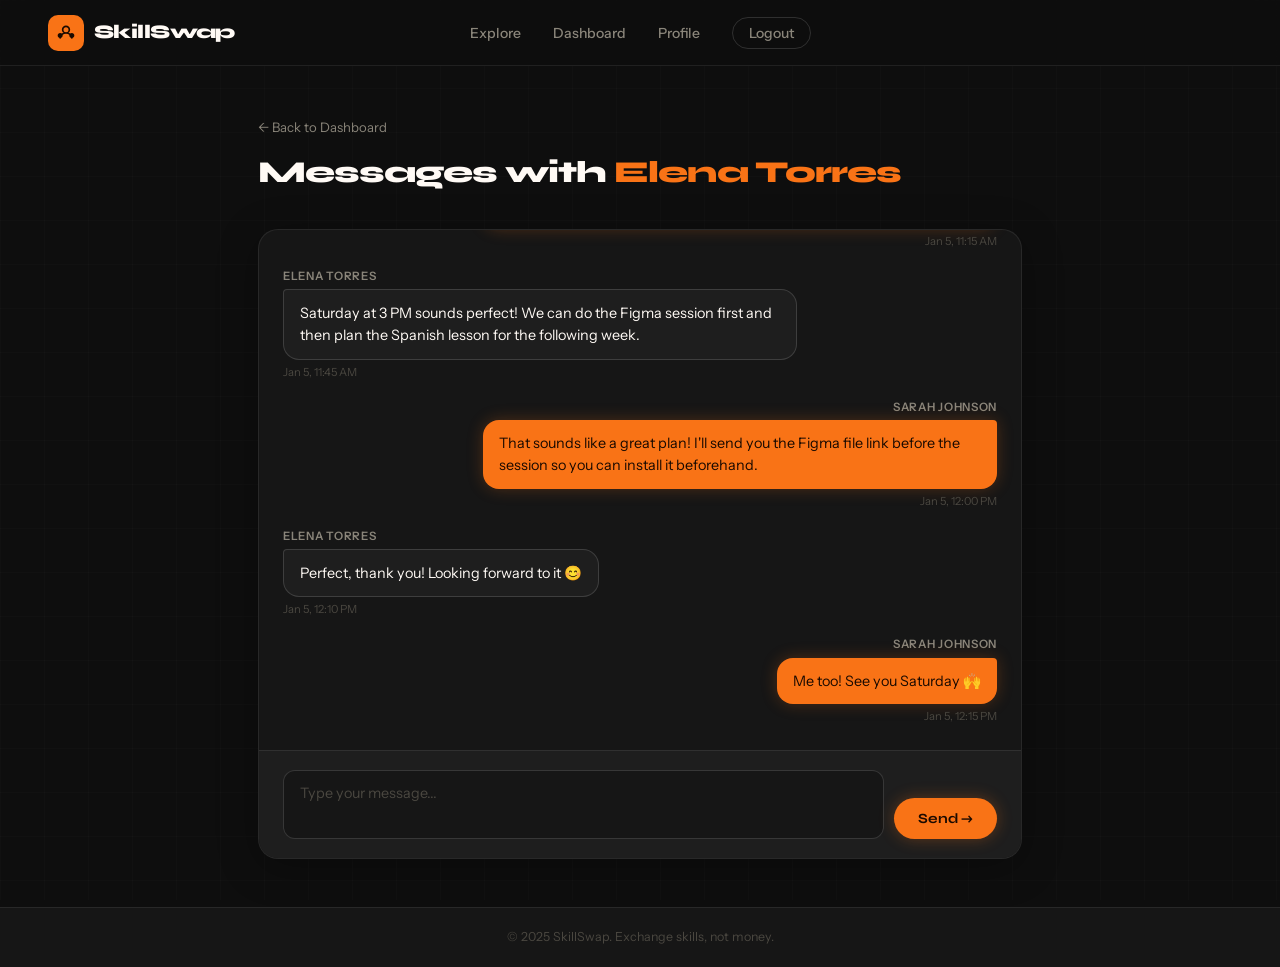
<file: pages/messages.html>
<!DOCTYPE html>
<html lang="en">

<head>
    <meta charset="UTF-8">
    <meta name="viewport" content="width=device-width, initial-scale=1.0">
    <title>Messages — SkillSwap</title>
    <link rel="preconnect" href="https://fonts.googleapis.com">
    <link
        href="https://fonts.googleapis.com/css2?family=Syne:wght@400;600;700;800&family=Instrument+Sans:ital,wght@0,400;0,500;0,600;1,400&family=Caveat:wght@500;600&display=swap"
        rel="stylesheet">
    <link rel="stylesheet" href="../css/main.css">
    <link rel="stylesheet" href="../css/components.css">
    <style>
        /* ── MESSAGES PAGE SPECIFIC ── */
        body {
            display: flex;
            flex-direction: column;
            min-height: 100vh;
        }

        body::before {
            content: '';
            position: fixed;
            inset: 0;
            z-index: 0;
            background-image:
                linear-gradient(rgba(255, 255, 255, 0.015) 1px, transparent 1px),
                linear-gradient(90deg, rgba(255, 255, 255, 0.015) 1px, transparent 1px);
            background-size: 44px 44px;
            pointer-events: none;
        }

        .nav-links {
            list-style: none;
        }

        .btn-nav-logout {
            font-size: 0.875rem;
            font-weight: 500;
            color: var(--ink3);
            border: 1px solid var(--border2);
            border-radius: var(--r-btn);
            padding: 6px 16px;
            transition: all 0.2s;
        }

        .btn-nav-logout:hover {
            color: #f87171;
            border-color: rgba(248, 113, 113, 0.3);
        }

        .nav-toggle {
            display: none;
            flex-direction: column;
            gap: 5px;
            background: none;
            border: none;
            cursor: pointer;
            padding: 4px;
        }

        .nav-toggle span {
            display: block;
            width: 22px;
            height: 2px;
            background: var(--ink);
            border-radius: 2px;
        }

        .main-content {
            flex: 1;
            position: relative;
            z-index: 1;
        }

        .page-wrap {
            max-width: 860px;
            margin: 0 auto;
            padding: 3rem;
        }

        /* Messages header */
        .messages-header {
            margin-bottom: 2rem;
        }

        .back-link {
            font-size: 0.82rem;
            color: var(--ink3);
            transition: color 0.2s;
            display: inline-flex;
            align-items: center;
            gap: 5px;
            margin-bottom: 10px;
        }

        .back-link:hover {
            color: var(--flame-lt);
        }

        .messages-header h1 {
            font-family: var(--font-head);
            font-size: clamp(1.4rem, 2.5vw, 1.9rem);
            font-weight: 800;
            letter-spacing: -0.03em;
        }

        .messages-header h1 span {
            color: var(--flame);
        }

        /* Messages container */
        .messages-container {
            background: var(--bg2);
            border: 1px solid var(--border);
            border-radius: 20px;
            overflow: hidden;
            box-shadow: 0 8px 40px rgba(0, 0, 0, 0.3);
        }

        /* Message list */
        .messages-list {
            padding: 1.5rem;
            display: flex;
            flex-direction: column;
            gap: 1rem;
            min-height: 400px;
            max-height: 520px;
            overflow-y: auto;
        }

        .messages-list::-webkit-scrollbar {
            width: 4px;
        }

        .messages-list::-webkit-scrollbar-track {
            background: transparent;
        }

        .messages-list::-webkit-scrollbar-thumb {
            background: var(--border2);
            border-radius: 4px;
        }

        /* Individual messages */
        .message {
            display: flex;
            flex-direction: column;
            max-width: 72%;
            gap: 4px;
        }

        .message-received {
            align-self: flex-start;
        }

        .message-sent {
            align-self: flex-end;
            align-items: flex-end;
        }

        .message-author {
            font-size: 0.72rem;
            font-weight: 600;
            color: var(--ink3);
            text-transform: uppercase;
            letter-spacing: 0.06em;
        }

        .message-text {
            padding: 12px 16px;
            border-radius: 16px;
            font-size: 0.9rem;
            line-height: 1.55;
            color: var(--ink);
        }

        .message-received .message-text {
            background: var(--bg3);
            border: 1px solid var(--border2);
            border-top-left-radius: 4px;
        }

        .message-sent .message-text {
            background: var(--flame);
            color: #1a0a00;
            border-top-right-radius: 4px;
            box-shadow: 0 0 16px rgba(249, 115, 22, 0.25);
        }

        .message-time {
            font-size: 0.7rem;
            color: var(--ink4);
        }

        /* Message form */
        .message-form {
            display: flex;
            gap: 10px;
            align-items: flex-end;
            padding: 1.2rem 1.5rem;
            border-top: 1px solid var(--border);
            background: var(--bg3);
        }

        .message-form textarea {
            flex: 1;
            padding: 0.75rem 1rem;
            border: 1px solid var(--border2);
            border-radius: 12px;
            font-size: 0.9rem;
            font-family: var(--font-body);
            background: var(--bg2);
            color: var(--ink);
            outline: none;
            resize: none;
            transition: border-color 0.2s, box-shadow 0.2s;
            min-height: 48px;
            max-height: 120px;
            line-height: 1.5;
        }

        .message-form textarea:focus {
            border-color: var(--flame);
            box-shadow: 0 0 0 3px rgba(249, 115, 22, 0.12);
        }

        .message-form textarea::placeholder {
            color: var(--ink4);
        }

        .btn-send {
            padding: 0.75rem 1.5rem;
            background: var(--flame);
            color: #1a0a00;
            font-family: var(--font-head);
            font-size: 0.88rem;
            font-weight: 700;
            border: none;
            border-radius: var(--r-btn);
            cursor: pointer;
            transition: background 0.2s, box-shadow 0.2s;
            white-space: nowrap;
            box-shadow: 0 0 16px rgba(249, 115, 22, 0.3);
        }

        .btn-send:hover {
            background: var(--flame-lt);
            box-shadow: 0 0 24px rgba(249, 115, 22, 0.45);
        }

        .site-footer {
            position: relative;
            z-index: 1;
            text-align: center;
            padding: 1.2rem;
            font-size: 0.78rem;
            color: var(--ink4);
            border-top: 1px solid var(--border);
            background: var(--bg2);
        }

        @media (max-width: 768px) {
            .navbar {
                padding: 0 1.5rem;
            }

            .nav-links {
                display: none;
            }

            .nav-toggle {
                display: flex;
            }

            .page-wrap {
                padding: 2rem 1.5rem;
            }

            .message {
                max-width: 90%;
            }
        }
    </style>
</head>

<body>

    <nav class="navbar">
        <a href="../index.html" class="logo-wrap">
            <div class="logo-icon">
                <svg viewBox="0 0 24 24" fill="none">
                    <path d="M12 4C9.8 4 8 5.8 8 8s1.8 4 4 4 4-1.8 4-4-1.8-4-4-4zm-7 14c0-3.3 3.1-6 7-6s7 2.7 7 6"
                        stroke="#1a0a00" stroke-width="2" stroke-linecap="round" />
                    <path
                        d="M5 12c-1.7 0-3 1.3-3 3s1.3 3 3 3 3-1.3 3-3-1.3-3-3-3zm14 0c-1.7 0-3 1.3-3 3s1.3 3 3 3 3-1.3 3-3-1.3-3-3-3z"
                        fill="#1a0a00" />
                </svg>
            </div>
            <span class="logo-name">SkillSwap</span>
        </a>
        <ul class="nav-links" id="navLinks">
            <li><a href="explore.html">Explore</a></li>
            <li><a href="dashboard.html">Dashboard</a></li>
            <li><a href="profile.html">Profile</a></li>
            <li><a href="../index.html" class="btn-nav-logout">Logout</a></li>
        </ul>
        <button class="nav-toggle" id="navToggle"><span></span><span></span><span></span></button>
    </nav>

    <main class="main-content">
        <div class="page-wrap">

            <div class="messages-header">
                <a href="dashboard.html" class="back-link">← Back to Dashboard</a>
                <h1>Messages with <span>Elena Torres</span></h1>
            </div>

            <div class="messages-container">
                <div class="messages-list" id="messagesList">

                    <div class="message message-received">
                        <span class="message-author">Elena Torres</span>
                        <p class="message-text">Hi Sarah! I'm so excited to start our skill swap. When would you be
                            available for our first Figma session?</p>
                        <span class="message-time">Jan 5, 10:30 AM</span>
                    </div>

                    <div class="message message-sent">
                        <span class="message-author">Sarah Johnson</span>
                        <p class="message-text">Hey Elena! I'm free this weekend — Saturday afternoon works great for
                            me. How about 3 PM?</p>
                        <span class="message-time">Jan 5, 11:15 AM</span>
                    </div>

                    <div class="message message-received">
                        <span class="message-author">Elena Torres</span>
                        <p class="message-text">Saturday at 3 PM sounds perfect! We can do the Figma session first and
                            then plan the Spanish lesson for the following week.</p>
                        <span class="message-time">Jan 5, 11:45 AM</span>
                    </div>

                    <div class="message message-sent">
                        <span class="message-author">Sarah Johnson</span>
                        <p class="message-text">That sounds like a great plan! I'll send you the Figma file link before
                            the session so you can install it beforehand.</p>
                        <span class="message-time">Jan 5, 12:00 PM</span>
                    </div>

                    <div class="message message-received">
                        <span class="message-author">Elena Torres</span>
                        <p class="message-text">Perfect, thank you! Looking forward to it 😊</p>
                        <span class="message-time">Jan 5, 12:10 PM</span>
                    </div>

                    <div class="message message-sent">
                        <span class="message-author">Sarah Johnson</span>
                        <p class="message-text">Me too! See you Saturday 🙌</p>
                        <span class="message-time">Jan 5, 12:15 PM</span>
                    </div>

                </div>

                <form class="message-form" id="messageForm">
                    <textarea name="message_text" id="messageInput" placeholder="Type your message..." rows="2"
                        required></textarea>
                    <button type="submit" class="btn-send">Send →</button>
                </form>
            </div>

        </div>
    </main>

    <footer class="site-footer">© 2025 SkillSwap. Exchange skills, not money.</footer>

    <script src="../js/main.js"></script>
    <script>
        // Send message
        const messageForm = document.getElementById('messageForm');
        const messageInput = document.getElementById('messageInput');
        const messagesList = document.getElementById('messagesList');

        messageForm.addEventListener('submit', function (e) {
            e.preventDefault();
            const text = messageInput.value.trim();
            if (!text) return;
            const div = document.createElement('div');
            div.className = 'message message-sent';
            div.style.opacity = '0';
            const now = new Date();
            const time = now.toLocaleTimeString([], { hour: '2-digit', minute: '2-digit' });
            div.innerHTML = `
      <span class="message-author">Sarah Johnson</span>
      <p class="message-text">${text}</p>
      <span class="message-time">Just now, ${time}</span>`;
            messagesList.appendChild(div);
            requestAnimationFrame(() => { div.style.transition = 'opacity 0.3s'; div.style.opacity = '1'; });
            messagesList.scrollTop = messagesList.scrollHeight;
            messageInput.value = '';
        });

        // Scroll to bottom on load
        messagesList.scrollTop = messagesList.scrollHeight;
    </script>
    <script src="https://code.jquery.com/jquery-3.7.1.min.js"></script>
    <!-- <script src="../js/main.js"></script> -->
</body>

</html>
</file>
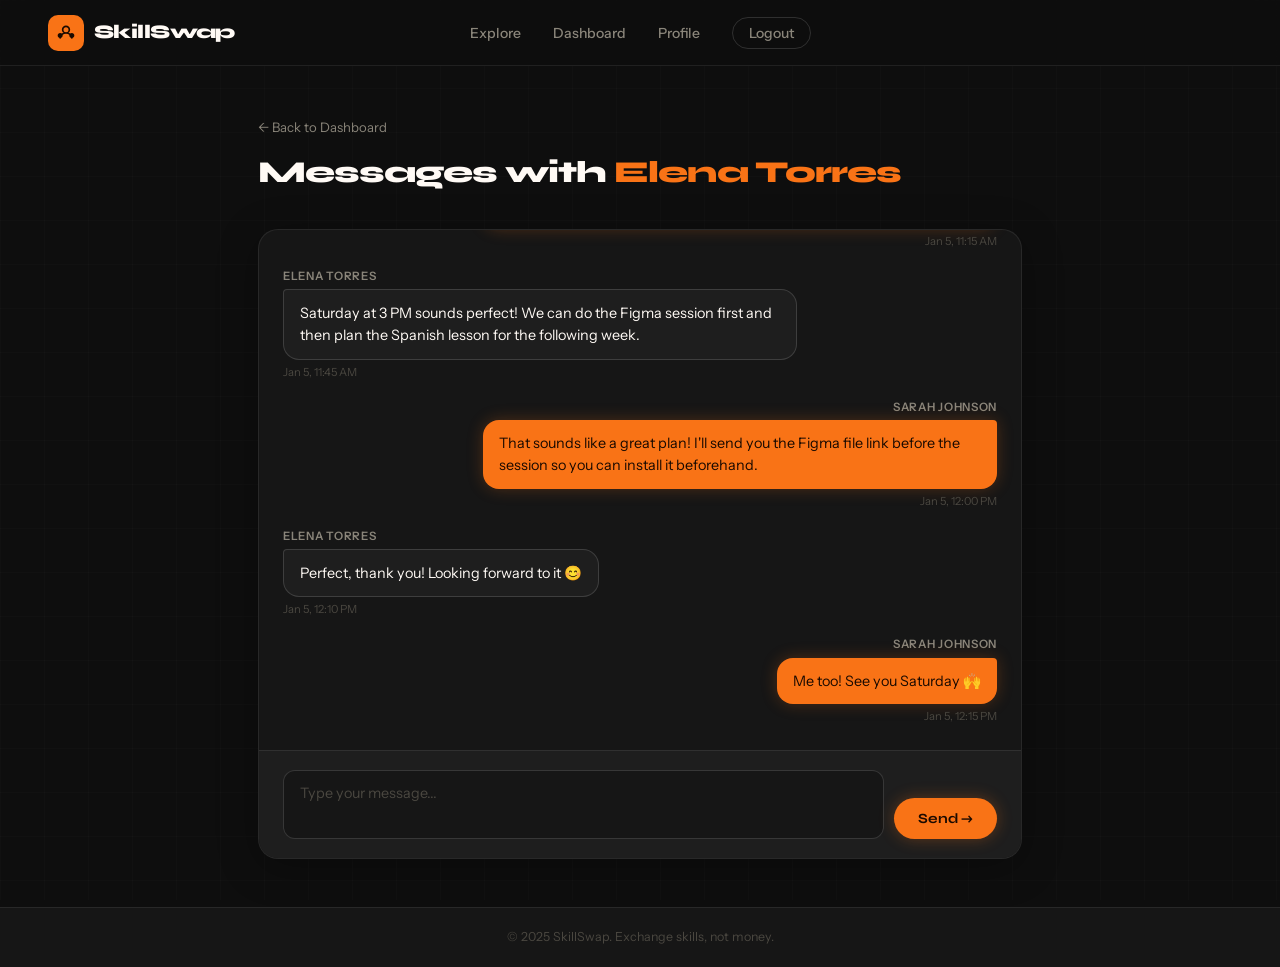
<file: pages/other-profile.html>
<!DOCTYPE html>
<html lang="en">

<head>
  <meta charset="UTF-8">
  <meta name="viewport" content="width=device-width, initial-scale=1.0">
  <title>Messages — SkillSwap</title>
  <link rel="preconnect" href="https://fonts.googleapis.com">
  <link
    href="https://fonts.googleapis.com/css2?family=Syne:wght@400;600;700;800&family=Instrument+Sans:ital,wght@0,400;0,500;0,600;1,400&family=Caveat:wght@500;600&display=swap"
    rel="stylesheet">
  <link rel="stylesheet" href="../css/main.css">
  <link rel="stylesheet" href="../css/components.css">
  <style>
    /* ── MESSAGES PAGE SPECIFIC ── */
    body {
      display: flex;
      flex-direction: column;
      min-height: 100vh;
    }

    body::before {
      content: '';
      position: fixed;
      inset: 0;
      z-index: 0;
      background-image:
        linear-gradient(rgba(255, 255, 255, 0.015) 1px, transparent 1px),
        linear-gradient(90deg, rgba(255, 255, 255, 0.015) 1px, transparent 1px);
      background-size: 44px 44px;
      pointer-events: none;
    }

    .nav-links {
      list-style: none;
    }

    .btn-nav-logout {
      font-size: 0.875rem;
      font-weight: 500;
      color: var(--ink3);
      border: 1px solid var(--border2);
      border-radius: var(--r-btn);
      padding: 6px 16px;
      transition: all 0.2s;
    }

    .btn-nav-logout:hover {
      color: #f87171;
      border-color: rgba(248, 113, 113, 0.3);
    }

    .nav-toggle {
      display: none;
      flex-direction: column;
      gap: 5px;
      background: none;
      border: none;
      cursor: pointer;
      padding: 4px;
    }

    .nav-toggle span {
      display: block;
      width: 22px;
      height: 2px;
      background: var(--ink);
      border-radius: 2px;
    }

    .main-content {
      flex: 1;
      position: relative;
      z-index: 1;
    }

    .page-wrap {
      max-width: 860px;
      margin: 0 auto;
      padding: 3rem;
    }

    /* Messages header */
    .messages-header {
      margin-bottom: 2rem;
    }

    .back-link {
      font-size: 0.82rem;
      color: var(--ink3);
      transition: color 0.2s;
      display: inline-flex;
      align-items: center;
      gap: 5px;
      margin-bottom: 10px;
    }

    .back-link:hover {
      color: var(--flame-lt);
    }

    .messages-header h1 {
      font-family: var(--font-head);
      font-size: clamp(1.4rem, 2.5vw, 1.9rem);
      font-weight: 800;
      letter-spacing: -0.03em;
    }

    .messages-header h1 span {
      color: var(--flame);
    }

    /* Messages container */
    .messages-container {
      background: var(--bg2);
      border: 1px solid var(--border);
      border-radius: 20px;
      overflow: hidden;
      box-shadow: 0 8px 40px rgba(0, 0, 0, 0.3);
    }

    /* Message list */
    .messages-list {
      padding: 1.5rem;
      display: flex;
      flex-direction: column;
      gap: 1rem;
      min-height: 400px;
      max-height: 520px;
      overflow-y: auto;
    }

    .messages-list::-webkit-scrollbar {
      width: 4px;
    }

    .messages-list::-webkit-scrollbar-track {
      background: transparent;
    }

    .messages-list::-webkit-scrollbar-thumb {
      background: var(--border2);
      border-radius: 4px;
    }

    /* Individual messages */
    .message {
      display: flex;
      flex-direction: column;
      max-width: 72%;
      gap: 4px;
    }

    .message-received {
      align-self: flex-start;
    }

    .message-sent {
      align-self: flex-end;
      align-items: flex-end;
    }

    .message-author {
      font-size: 0.72rem;
      font-weight: 600;
      color: var(--ink3);
      text-transform: uppercase;
      letter-spacing: 0.06em;
    }

    .message-text {
      padding: 12px 16px;
      border-radius: 16px;
      font-size: 0.9rem;
      line-height: 1.55;
      color: var(--ink);
    }

    .message-received .message-text {
      background: var(--bg3);
      border: 1px solid var(--border2);
      border-top-left-radius: 4px;
    }

    .message-sent .message-text {
      background: var(--flame);
      color: #1a0a00;
      border-top-right-radius: 4px;
      box-shadow: 0 0 16px rgba(249, 115, 22, 0.25);
    }

    .message-time {
      font-size: 0.7rem;
      color: var(--ink4);
    }

    /* Message form */
    .message-form {
      display: flex;
      gap: 10px;
      align-items: flex-end;
      padding: 1.2rem 1.5rem;
      border-top: 1px solid var(--border);
      background: var(--bg3);
    }

    .message-form textarea {
      flex: 1;
      padding: 0.75rem 1rem;
      border: 1px solid var(--border2);
      border-radius: 12px;
      font-size: 0.9rem;
      font-family: var(--font-body);
      background: var(--bg2);
      color: var(--ink);
      outline: none;
      resize: none;
      transition: border-color 0.2s, box-shadow 0.2s;
      min-height: 48px;
      max-height: 120px;
      line-height: 1.5;
    }

    .message-form textarea:focus {
      border-color: var(--flame);
      box-shadow: 0 0 0 3px rgba(249, 115, 22, 0.12);
    }

    .message-form textarea::placeholder {
      color: var(--ink4);
    }

    .btn-send {
      padding: 0.75rem 1.5rem;
      background: var(--flame);
      color: #1a0a00;
      font-family: var(--font-head);
      font-size: 0.88rem;
      font-weight: 700;
      border: none;
      border-radius: var(--r-btn);
      cursor: pointer;
      transition: background 0.2s, box-shadow 0.2s;
      white-space: nowrap;
      box-shadow: 0 0 16px rgba(249, 115, 22, 0.3);
    }

    .btn-send:hover {
      background: var(--flame-lt);
      box-shadow: 0 0 24px rgba(249, 115, 22, 0.45);
    }

    .site-footer {
      position: relative;
      z-index: 1;
      text-align: center;
      padding: 1.2rem;
      font-size: 0.78rem;
      color: var(--ink4);
      border-top: 1px solid var(--border);
      background: var(--bg2);
    }

    @media (max-width: 768px) {
      .navbar {
        padding: 0 1.5rem;
      }

      .nav-links {
        display: none;
      }

      .nav-toggle {
        display: flex;
      }

      .page-wrap {
        padding: 2rem 1.5rem;
      }

      .message {
        max-width: 90%;
      }
    }
  </style>
</head>

<body>

  <nav class="navbar">
    <a href="../index.html" class="logo-wrap">
      <div class="logo-icon">
        <svg viewBox="0 0 24 24" fill="none">
          <path d="M12 4C9.8 4 8 5.8 8 8s1.8 4 4 4 4-1.8 4-4-1.8-4-4-4zm-7 14c0-3.3 3.1-6 7-6s7 2.7 7 6"
            stroke="#1a0a00" stroke-width="2" stroke-linecap="round" />
          <path
            d="M5 12c-1.7 0-3 1.3-3 3s1.3 3 3 3 3-1.3 3-3-1.3-3-3-3zm14 0c-1.7 0-3 1.3-3 3s1.3 3 3 3 3-1.3 3-3-1.3-3-3-3z"
            fill="#1a0a00" />
        </svg>
      </div>
      <span class="logo-name">SkillSwap</span>
    </a>
    <ul class="nav-links" id="navLinks">
      <li><a href="explore.html">Explore</a></li>
      <li><a href="dashboard.html">Dashboard</a></li>
      <li><a href="profile.html">Profile</a></li>
      <li><a href="../index.html" class="btn-nav-logout">Logout</a></li>
    </ul>
    <button class="nav-toggle" id="navToggle"><span></span><span></span><span></span></button>
  </nav>

  <main class="main-content">
    <div class="page-wrap">

      <div class="messages-header">
        <a href="dashboard.html" class="back-link">← Back to Dashboard</a>
        <h1>Messages with <span>Elena Torres</span></h1>
      </div>

      <div class="messages-container">
        <div class="messages-list" id="messagesList">

          <div class="message message-received">
            <span class="message-author">Elena Torres</span>
            <p class="message-text">Hi Sarah! I'm so excited to start our skill swap. When would you be available for
              our first Figma session?</p>
            <span class="message-time">Jan 5, 10:30 AM</span>
          </div>

          <div class="message message-sent">
            <span class="message-author">Sarah Johnson</span>
            <p class="message-text">Hey Elena! I'm free this weekend — Saturday afternoon works great for me. How about
              3 PM?</p>
            <span class="message-time">Jan 5, 11:15 AM</span>
          </div>

          <div class="message message-received">
            <span class="message-author">Elena Torres</span>
            <p class="message-text">Saturday at 3 PM sounds perfect! We can do the Figma session first and then plan the
              Spanish lesson for the following week.</p>
            <span class="message-time">Jan 5, 11:45 AM</span>
          </div>

          <div class="message message-sent">
            <span class="message-author">Sarah Johnson</span>
            <p class="message-text">That sounds like a great plan! I'll send you the Figma file link before the session
              so you can install it beforehand.</p>
            <span class="message-time">Jan 5, 12:00 PM</span>
          </div>

          <div class="message message-received">
            <span class="message-author">Elena Torres</span>
            <p class="message-text">Perfect, thank you! Looking forward to it 😊</p>
            <span class="message-time">Jan 5, 12:10 PM</span>
          </div>

          <div class="message message-sent">
            <span class="message-author">Sarah Johnson</span>
            <p class="message-text">Me too! See you Saturday 🙌</p>
            <span class="message-time">Jan 5, 12:15 PM</span>
          </div>

        </div>

        <form class="message-form" id="messageForm">
          <textarea name="message_text" id="messageInput" placeholder="Type your message..." rows="2"
            required></textarea>
          <button type="submit" class="btn-send">Send →</button>
        </form>
      </div>

    </div>
  </main>

  <footer class="site-footer">© 2025 SkillSwap. Exchange skills, not money.</footer>

  <script src="../js/main.js"></script>
  <script>
    // Send message
    const messageForm = document.getElementById('messageForm');
    const messageInput = document.getElementById('messageInput');
    const messagesList = document.getElementById('messagesList');

    messageForm.addEventListener('submit', function (e) {
      e.preventDefault();
      const text = messageInput.value.trim();
      if (!text) return;
      const div = document.createElement('div');
      div.className = 'message message-sent';
      div.style.opacity = '0';
      const now = new Date();
      const time = now.toLocaleTimeString([], { hour: '2-digit', minute: '2-digit' });
      div.innerHTML = `
      <span class="message-author">Sarah Johnson</span>
      <p class="message-text">${text}</p>
      <span class="message-time">Just now, ${time}</span>`;
      messagesList.appendChild(div);
      requestAnimationFrame(() => { div.style.transition = 'opacity 0.3s'; div.style.opacity = '1'; });
      messagesList.scrollTop = messagesList.scrollHeight;
      messageInput.value = '';
    });

    // Scroll to bottom on load
    messagesList.scrollTop = messagesList.scrollHeight;
  </script>
  <script src="https://code.jquery.com/jquery-3.7.1.min.js"></script>
  <!-- <script src="../js/main.js"></script> -->
</body>

</html>
</file>
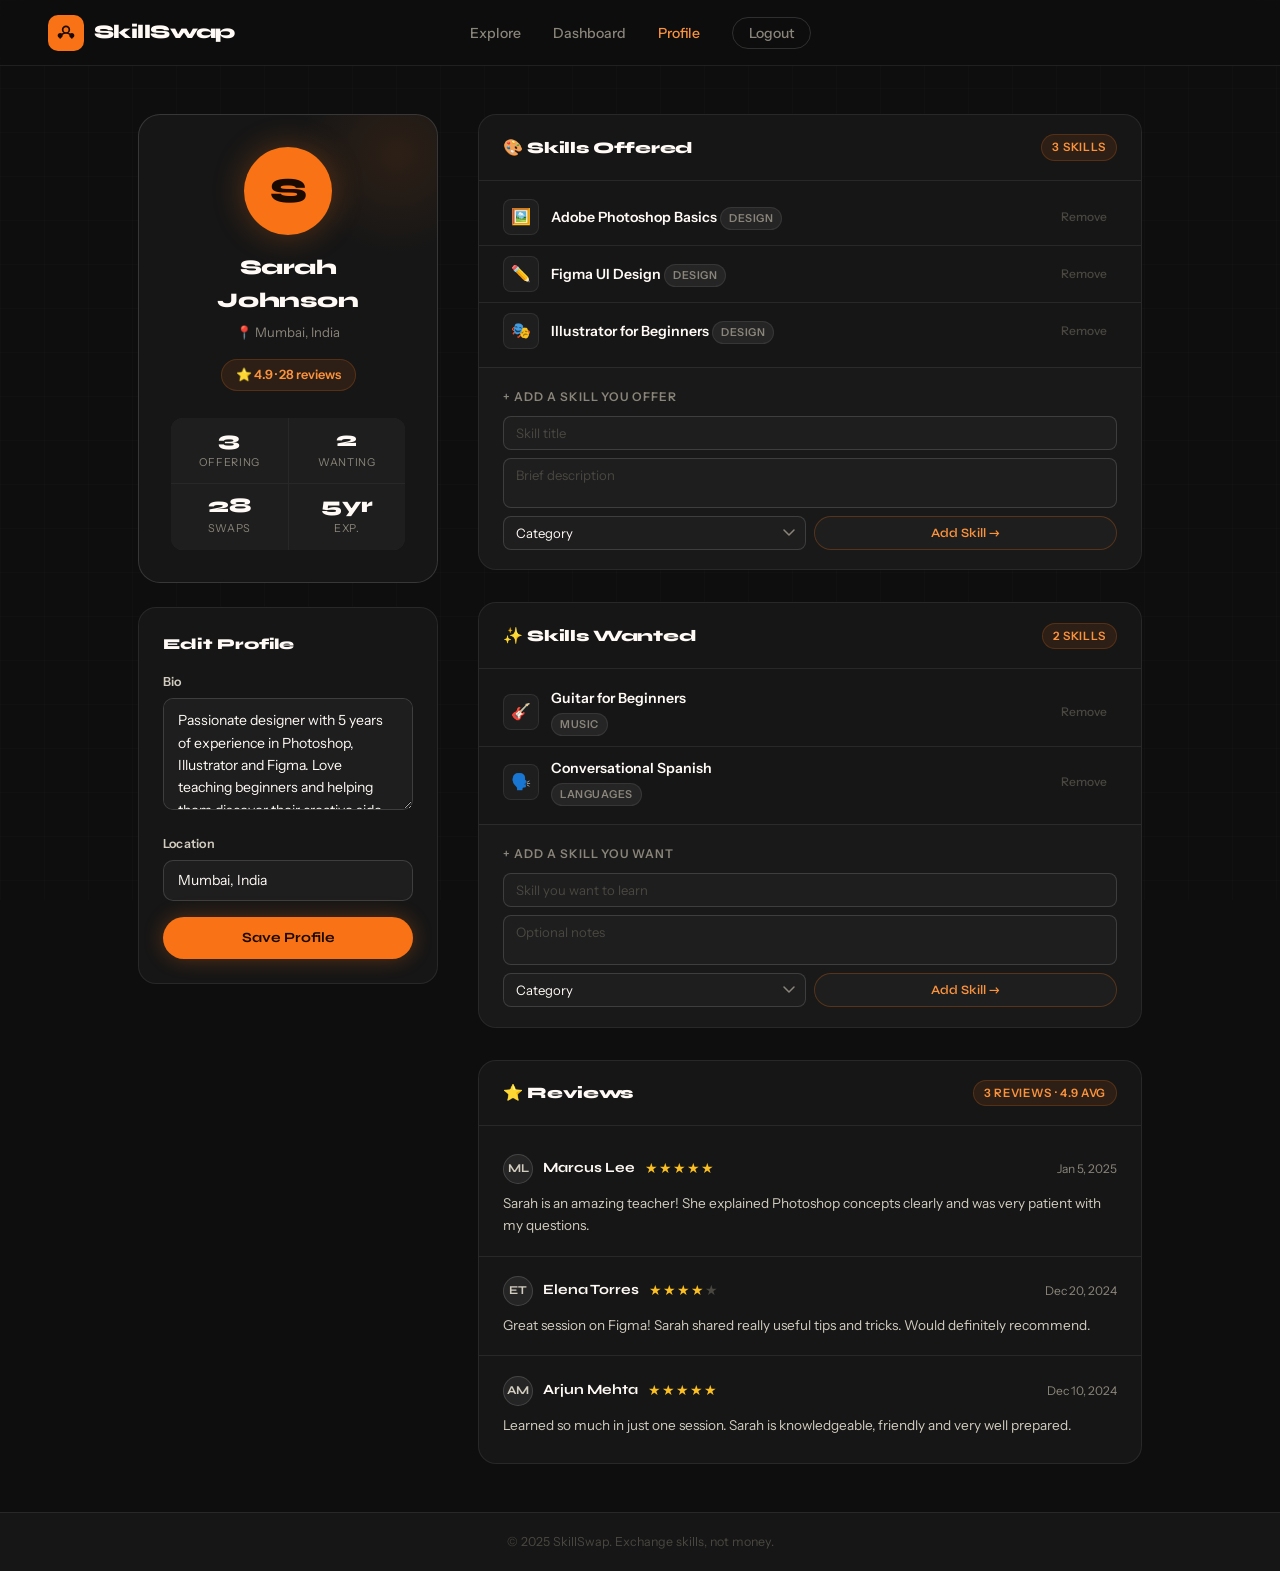
<file: pages/profile.html>
<!DOCTYPE html>
<html lang="en">

<head>
  <meta charset="UTF-8">
  <meta name="viewport" content="width=device-width, initial-scale=1.0">
  <title>Sarah Johnson — SkillSwap</title>
  <link rel="preconnect" href="https://fonts.googleapis.com">
  <link
    href="https://fonts.googleapis.com/css2?family=Syne:wght@400;600;700;800&family=Instrument+Sans:ital,wght@0,400;0,500;0,600;1,400&family=Caveat:wght@500;600&display=swap"
    rel="stylesheet">
  <link rel="stylesheet" href="../css/main.css">
  <link rel="stylesheet" href="../css/components.css">
  <style>
    /* ── PROFILE PAGE SPECIFIC ── */
    body {
      display: flex;
      flex-direction: column;
      min-height: 100vh;
    }

    body::before {
      content: '';
      position: fixed;
      inset: 0;
      z-index: 0;
      background-image: linear-gradient(rgba(255, 255, 255, 0.015) 1px, transparent 1px), linear-gradient(90deg, rgba(255, 255, 255, 0.015) 1px, transparent 1px);
      background-size: 44px 44px;
      pointer-events: none;
    }

    .nav-links {
      list-style: none;
    }

    .nav-links a.active {
      color: var(--flame-lt);
    }

    .btn-nav-logout {
      font-size: 0.875rem;
      font-weight: 500;
      color: var(--ink3);
      border: 1px solid var(--border2);
      border-radius: var(--r-btn);
      padding: 6px 16px;
      transition: all 0.2s;
    }

    .btn-nav-logout:hover {
      color: #f87171;
      border-color: rgba(248, 113, 113, 0.3);
    }

    .nav-toggle {
      display: none;
      flex-direction: column;
      gap: 5px;
      background: none;
      border: none;
      cursor: pointer;
      padding: 4px;
    }

    .nav-toggle span {
      display: block;
      width: 22px;
      height: 2px;
      background: var(--ink);
      border-radius: 2px;
    }

    .main-content {
      flex: 1;
      position: relative;
      z-index: 1;
    }

    .page-wrap {
      max-width: 1100px;
      margin: 0 auto;
      padding: 3rem;
      display: grid;
      grid-template-columns: 300px 1fr;
      gap: 2.5rem;
      align-items: start;
    }

    .alert {
      padding: 0.75rem 1rem;
      border-radius: 10px;
      font-size: 0.85rem;
      margin-bottom: 1.2rem;
      display: none;
      align-items: center;
      gap: 8px;
      font-weight: 500;
      grid-column: 1 / -1;
    }

    .alert-error {
      background: rgba(248, 113, 113, 0.1);
      color: #f87171;
      border: 1px solid rgba(248, 113, 113, 0.25);
    }

    .alert-success {
      background: rgba(74, 222, 128, 0.1);
      color: #4ade80;
      border: 1px solid rgba(74, 222, 128, 0.25);
    }

    /* Sidebar */
    .sidebar {
      display: flex;
      flex-direction: column;
      gap: 1.5rem;
    }

    .profile-card {
      background: var(--bg2);
      border: 1px solid var(--border2);
      border-radius: 22px;
      padding: 2rem;
      text-align: center;
      position: relative;
      overflow: hidden;
    }

    .profile-card::before {
      content: '';
      position: absolute;
      top: -60px;
      right: -60px;
      width: 200px;
      height: 200px;
      border-radius: 50%;
      background: radial-gradient(circle, rgba(249, 115, 22, 0.1) 0%, transparent 70%);
      pointer-events: none;
    }

    .avatar {
      width: 88px;
      height: 88px;
      border-radius: 50%;
      background: var(--flame);
      color: #1a0a00;
      font-family: var(--font-head);
      font-size: 2.2rem;
      font-weight: 800;
      display: flex;
      align-items: center;
      justify-content: center;
      margin: 0 auto 1rem;
      box-shadow: 0 0 32px rgba(249, 115, 22, 0.3);
      border: 3px solid rgba(249, 115, 22, 0.3);
    }

    .profile-name {
      font-family: var(--font-head);
      font-size: 1.3rem;
      font-weight: 800;
      letter-spacing: -0.02em;
      color: var(--ink);
      margin-bottom: 4px;
    }

    .profile-location {
      font-size: 0.82rem;
      color: var(--ink3);
      margin-bottom: 1rem;
    }

    .profile-rating {
      display: inline-flex;
      align-items: center;
      gap: 5px;
      background: var(--glow-sm);
      border: 1px solid rgba(249, 115, 22, 0.2);
      border-radius: 50px;
      padding: 5px 14px;
      margin-bottom: 1.2rem;
      font-size: 0.8rem;
      font-weight: 600;
      color: var(--flame-lt);
    }

    .profile-stats {
      display: grid;
      grid-template-columns: 1fr 1fr;
      gap: 1px;
      background: var(--border);
      border-radius: 12px;
      overflow: hidden;
      margin-top: 0.5rem;
    }

    .pstat {
      background: var(--bg3);
      padding: 12px 8px;
      text-align: center;
    }

    .pstat-val {
      font-family: var(--font-head);
      font-size: 1.3rem;
      font-weight: 800;
      color: var(--ink);
      line-height: 1;
    }

    .pstat-lbl {
      font-size: 0.68rem;
      color: var(--ink3);
      text-transform: uppercase;
      letter-spacing: 0.06em;
      margin-top: 3px;
    }

    .edit-card {
      background: var(--bg2);
      border: 1px solid var(--border);
      border-radius: 18px;
      padding: 1.5rem;
    }

    .card-title {
      font-family: var(--font-head);
      font-size: 0.95rem;
      font-weight: 800;
      letter-spacing: -0.01em;
      margin-bottom: 1rem;
      color: var(--ink);
    }

    .form-group {
      margin-bottom: 1rem;
    }

    .form-group label {
      display: block;
      font-size: 0.78rem;
      font-weight: 600;
      color: var(--ink2);
      margin-bottom: 6px;
      letter-spacing: 0.02em;
    }

    .form-group input,
    .form-group textarea,
    .form-group select {
      width: 100%;
      border: 1px solid var(--border2);
      border-radius: 10px;
      font-size: 0.875rem;
      font-family: var(--font-body);
      background: var(--bg3);
      color: var(--ink);
      outline: none;
      transition: border-color 0.2s, box-shadow 0.2s;
      padding: 0.65rem 0.9rem;
    }

    .form-group textarea {
      resize: vertical;
      min-height: 90px;
      line-height: 1.6;
    }

    .form-group select {
      appearance: none;
      -webkit-appearance: none;
      background-image: url("data:image/svg+xml,%3Csvg xmlns='http://www.w3.org/2000/svg' width='12' height='8' viewBox='0 0 12 8'%3E%3Cpath d='M1 1l5 5 5-5' stroke='%238A857A' stroke-width='1.5' fill='none' stroke-linecap='round' stroke-linejoin='round'/%3E%3C/svg%3E");
      background-repeat: no-repeat;
      background-position: right 12px center;
      padding-right: 34px;
      cursor: pointer;
    }

    .form-group select option {
      background: var(--bg3);
      color: var(--ink);
    }

    .form-group input:focus,
    .form-group textarea:focus,
    .form-group select:focus {
      border-color: var(--flame);
      box-shadow: 0 0 0 3px rgba(249, 115, 22, 0.12);
    }

    .form-group input::placeholder,
    .form-group textarea::placeholder {
      color: var(--ink4);
    }

    .btn-primary {
      width: 100%;
      padding: 0.8rem;
      background: var(--flame);
      color: #1a0a00;
      font-family: var(--font-head);
      font-size: 0.88rem;
      font-weight: 700;
      border: none;
      border-radius: var(--r-btn);
      cursor: pointer;
      transition: background 0.2s, transform 0.1s, box-shadow 0.2s;
      box-shadow: 0 0 20px rgba(249, 115, 22, 0.3);
    }

    .btn-primary:hover {
      background: var(--flame-lt);
      box-shadow: 0 0 32px rgba(249, 115, 22, 0.45);
      transform: translateY(-1px);
    }

    /* Content */
    .content {
      display: flex;
      flex-direction: column;
      gap: 2rem;
    }

    .section-card {
      background: var(--bg2);
      border: 1px solid var(--border);
      border-radius: 18px;
      overflow: hidden;
    }

    .section-head {
      display: flex;
      align-items: center;
      justify-content: space-between;
      padding: 1.2rem 1.5rem;
      border-bottom: 1px solid var(--border);
    }

    .section-head-title {
      font-family: var(--font-head);
      font-size: 1rem;
      font-weight: 800;
      letter-spacing: -0.02em;
      display: flex;
      align-items: center;
      gap: 8px;
    }

    .section-count {
      font-size: 0.72rem;
      font-weight: 600;
      text-transform: uppercase;
      letter-spacing: 0.06em;
      padding: 3px 10px;
      border-radius: 50px;
      background: var(--glow-sm);
      color: var(--flame-lt);
      border: 1px solid rgba(249, 115, 22, 0.2);
    }

    .skill-rows {
      padding: 0.5rem 0;
    }

    .skill-row {
      display: flex;
      align-items: center;
      gap: 12px;
      padding: 10px 1.5rem;
      transition: background 0.15s;
      border-bottom: 1px solid var(--border);
    }

    .skill-row:last-child {
      border-bottom: none;
    }

    .skill-row:hover {
      background: rgba(255, 255, 255, 0.02);
    }

    .skill-row-icon {
      width: 36px;
      height: 36px;
      border-radius: 8px;
      flex-shrink: 0;
      background: var(--bg3);
      border: 1px solid var(--border);
      display: flex;
      align-items: center;
      justify-content: center;
      font-size: 1rem;
    }

    .skill-row-info {
      flex: 1;
      min-width: 0;
    }

    .skill-row-name {
      font-size: 0.88rem;
      font-weight: 600;
      color: var(--ink);
      transition: color 0.2s;
      white-space: nowrap;
      overflow: hidden;
      text-overflow: ellipsis;
    }

    .skill-row-name:hover {
      color: var(--flame-lt);
    }

    .skill-row-cat {
      display: inline-block;
      font-size: 0.68rem;
      font-weight: 600;
      text-transform: uppercase;
      letter-spacing: 0.05em;
      padding: 2px 8px;
      border-radius: 50px;
      margin-top: 2px;
      background: var(--bg4);
      color: var(--ink3);
      border: 1px solid var(--border);
    }

    .skill-row-remove {
      background: none;
      border: none;
      cursor: pointer;
      font-size: 0.75rem;
      color: var(--ink4);
      padding: 5px 10px;
      border-radius: 6px;
      transition: all 0.2s;
      font-family: var(--font-body);
      font-weight: 500;
    }

    .skill-row-remove:hover {
      color: #f87171;
      background: rgba(248, 113, 113, 0.1);
    }

    /* Add skill panel */
    .add-skill-panel {
      border-top: 1px solid var(--border);
      padding: 1.2rem 1.5rem;
      background: rgba(255, 255, 255, 0.01);
    }

    .add-skill-panel .panel-label {
      font-size: 0.75rem;
      font-weight: 600;
      text-transform: uppercase;
      letter-spacing: 0.08em;
      color: var(--ink3);
      margin-bottom: 10px;
    }

    .add-skill-grid {
      display: grid;
      grid-template-columns: 1fr 1fr;
      gap: 8px;
    }

    .add-skill-grid .span-2 {
      grid-column: 1 / -1;
    }

    .add-skill-grid input,
    .add-skill-grid textarea,
    .add-skill-grid select {
      border: 1px solid var(--border2);
      border-radius: 8px;
      font-size: 0.82rem;
      font-family: var(--font-body);
      background: var(--bg3);
      color: var(--ink);
      outline: none;
      transition: border-color 0.2s, box-shadow 0.2s;
      padding: 8px 12px;
      width: 100%;
    }

    .add-skill-grid textarea {
      resize: none;
    }

    .add-skill-grid select {
      appearance: none;
      -webkit-appearance: none;
      background-image: url("data:image/svg+xml,%3Csvg xmlns='http://www.w3.org/2000/svg' width='12' height='8' viewBox='0 0 12 8'%3E%3Cpath d='M1 1l5 5 5-5' stroke='%238A857A' stroke-width='1.5' fill='none' stroke-linecap='round' stroke-linejoin='round'/%3E%3C/svg%3E");
      background-repeat: no-repeat;
      background-position: right 10px center;
      padding-right: 30px;
      cursor: pointer;
    }

    .add-skill-grid select option {
      background: var(--bg3);
      color: var(--ink);
    }

    .add-skill-grid input:focus,
    .add-skill-grid textarea:focus,
    .add-skill-grid select:focus {
      border-color: var(--flame);
      box-shadow: 0 0 0 3px rgba(249, 115, 22, 0.1);
    }

    .add-skill-grid input::placeholder,
    .add-skill-grid textarea::placeholder {
      color: var(--ink4);
    }

    .btn-add {
      background: var(--bg3);
      color: var(--flame-lt);
      border: 1px solid rgba(249, 115, 22, 0.25);
      border-radius: 50px;
      padding: 8px 20px;
      font-size: 0.8rem;
      font-weight: 600;
      cursor: pointer;
      transition: all 0.2s;
      font-family: var(--font-head);
      white-space: nowrap;
    }

    .btn-add:hover {
      background: var(--glow-sm);
      border-color: rgba(249, 115, 22, 0.4);
    }

    /* Reviews */
    .reviews-list {
      padding: 0.5rem 0;
    }

    .review-card {
      padding: 1.2rem 1.5rem;
      border-bottom: 1px solid var(--border);
      transition: background 0.15s;
    }

    .review-card:last-child {
      border-bottom: none;
    }

    .review-card:hover {
      background: rgba(255, 255, 255, 0.015);
    }

    .review-head {
      display: flex;
      align-items: center;
      gap: 10px;
      margin-bottom: 8px;
      flex-wrap: wrap;
    }

    .review-avatar {
      width: 30px;
      height: 30px;
      border-radius: 50%;
      background: var(--bg4);
      border: 1px solid var(--border2);
      display: flex;
      align-items: center;
      justify-content: center;
      font-family: var(--font-head);
      font-size: 0.75rem;
      font-weight: 700;
      color: var(--ink2);
      flex-shrink: 0;
    }

    .review-author {
      font-family: var(--font-head);
      font-weight: 700;
      font-size: 0.88rem;
      color: var(--ink);
    }

    .review-date {
      font-size: 0.75rem;
      color: var(--ink3);
      margin-left: auto;
    }

    .review-stars {
      color: #fbbf24;
      font-size: 0.85rem;
      letter-spacing: 1px;
    }

    .review-text {
      font-size: 0.85rem;
      color: var(--ink2);
      line-height: 1.65;
    }

    .site-footer {
      position: relative;
      z-index: 1;
      text-align: center;
      padding: 1.2rem;
      font-size: 0.78rem;
      color: var(--ink4);
      border-top: 1px solid var(--border);
      background: var(--bg2);
    }

    @media (max-width: 900px) {
      .page-wrap {
        grid-template-columns: 1fr;
        padding: 2rem 1.5rem;
      }
    }

    @media (max-width: 640px) {
      .navbar {
        padding: 0 1.5rem;
      }

      .nav-links {
        display: none;
      }

      .nav-toggle {
        display: flex;
      }

      .add-skill-grid {
        grid-template-columns: 1fr;
      }

      .add-skill-grid .span-2 {
        grid-column: 1;
      }
    }

    .fade-up {
      opacity: 0;
      transform: translateY(14px);
      animation: fuAnim 0.5s ease forwards;
    }

    .fade-up:nth-child(1) {
      animation-delay: .05s
    }

    .fade-up:nth-child(2) {
      animation-delay: .13s
    }

    .fade-up:nth-child(3) {
      animation-delay: .21s
    }

    @keyframes fuAnim {
      to {
        opacity: 1;
        transform: translateY(0);
      }
    }
  </style>
</head>

<body>

  <nav class="navbar">
    <a href="../index.html" class="logo-wrap">
      <div class="logo-icon">
        <svg viewBox="0 0 24 24" fill="none">
          <path d="M12 4C9.8 4 8 5.8 8 8s1.8 4 4 4 4-1.8 4-4-1.8-4-4-4zm-7 14c0-3.3 3.1-6 7-6s7 2.7 7 6"
            stroke="#1a0a00" stroke-width="2" stroke-linecap="round" />
          <path
            d="M5 12c-1.7 0-3 1.3-3 3s1.3 3 3 3 3-1.3 3-3-1.3-3-3-3zm14 0c-1.7 0-3 1.3-3 3s1.3 3 3 3 3-1.3 3-3-1.3-3-3-3z"
            fill="#1a0a00" />
        </svg>
      </div>
      <span class="logo-name">SkillSwap</span>
    </a>
    <ul class="nav-links" id="navLinks">
      <li><a href="explore.html">Explore</a></li>
      <li><a href="dashboard.html">Dashboard</a></li>
      <li><a href="profile.html" class="active">Profile</a></li>
      <li><a href="../index.html" class="btn-nav-logout">Logout</a></li>
    </ul>
    <button class="nav-toggle" id="navToggle"><span></span><span></span><span></span></button>
  </nav>

  <main class="main-content">
    <div class="page-wrap">
      <div class="alert alert-success" id="formSuccess"></div>
      <div class="alert alert-error" id="formError"></div>

      <aside class="sidebar">
        <div class="profile-card fade-up">
          <div class="avatar">S</div>
          <div class="profile-name">Sarah Johnson</div>
          <div class="profile-location">📍 Mumbai, India</div>
          <div class="profile-rating">⭐ 4.9 · 28 reviews</div>
          <div class="profile-stats">
            <div class="pstat">
              <div class="pstat-val">3</div>
              <div class="pstat-lbl">Offering</div>
            </div>
            <div class="pstat">
              <div class="pstat-val">2</div>
              <div class="pstat-lbl">Wanting</div>
            </div>
            <div class="pstat">
              <div class="pstat-val">28</div>
              <div class="pstat-lbl">Swaps</div>
            </div>
            <div class="pstat">
              <div class="pstat-val">5yr</div>
              <div class="pstat-lbl">Exp.</div>
            </div>
          </div>
        </div>
        <div class="edit-card fade-up">
          <div class="card-title">Edit Profile</div>
          <form id="bioForm">
            <div class="form-group">
              <label for="bio">Bio</label>
              <textarea id="bio" name="bio" rows="4"
                placeholder="Tell others about yourself...">Passionate designer with 5 years of experience in Photoshop, Illustrator and Figma. Love teaching beginners and helping them discover their creative side.</textarea>
            </div>
            <div class="form-group">
              <label for="location">Location</label>
              <input type="text" id="location" name="location" value="Mumbai, India" placeholder="City, Country">
            </div>
            <button type="submit" class="btn-primary">Save Profile</button>
          </form>
        </div>
      </aside>

      <div class="content">
        <!-- Skills Offered -->
        <div class="section-card fade-up">
          <div class="section-head">
            <div class="section-head-title">🎨 Skills Offered</div>
            <span class="section-count" id="offeredCount">3 skills</span>
          </div>
          <div class="skill-rows" id="offeredList">
            <div class="skill-row">
              <div class="skill-row-icon">🖼️</div>
              <div class="skill-row-info"><a href="skill-detail.html" class="skill-row-name">Adobe Photoshop Basics</a>
                <div class="skill-row-cat">Design</div>
              </div><button class="skill-row-remove"
                onclick="removeSkill(this,'offeredList','offeredCount')">Remove</button>
            </div>
            <div class="skill-row">
              <div class="skill-row-icon">✏️</div>
              <div class="skill-row-info"><a href="skill-detail.html" class="skill-row-name">Figma UI Design</a>
                <div class="skill-row-cat">Design</div>
              </div><button class="skill-row-remove"
                onclick="removeSkill(this,'offeredList','offeredCount')">Remove</button>
            </div>
            <div class="skill-row">
              <div class="skill-row-icon">🎭</div>
              <div class="skill-row-info"><a href="skill-detail.html" class="skill-row-name">Illustrator for
                  Beginners</a>
                <div class="skill-row-cat">Design</div>
              </div><button class="skill-row-remove"
                onclick="removeSkill(this,'offeredList','offeredCount')">Remove</button>
            </div>
          </div>
          <div class="add-skill-panel">
            <div class="panel-label">+ Add a skill you offer</div>
            <form id="addOfferedForm">
              <div class="add-skill-grid">
                <input type="text" name="skill_title" placeholder="Skill title" required class="span-2">
                <textarea name="skill_description" placeholder="Brief description" rows="2" class="span-2"></textarea>
                <select name="category_id" required>
                  <option value="">Category</option>
                  <option value="1">Design</option>
                  <option value="2">Music</option>
                  <option value="3">Languages</option>
                  <option value="4">Coding</option>
                  <option value="5">Photography</option>
                  <option value="6">Writing</option>
                  <option value="7">Marketing</option>
                  <option value="8">Other</option>
                </select>
                <button type="submit" class="btn-add">Add Skill →</button>
              </div>
            </form>
          </div>
        </div>

        <!-- Skills Wanted -->
        <div class="section-card fade-up">
          <div class="section-head">
            <div class="section-head-title">✨ Skills Wanted</div>
            <span class="section-count" id="wantedCount">2 skills</span>
          </div>
          <div class="skill-rows" id="wantedList">
            <div class="skill-row">
              <div class="skill-row-icon">🎸</div>
              <div class="skill-row-info">
                <div class="skill-row-name">Guitar for Beginners</div>
                <div class="skill-row-cat">Music</div>
              </div><button class="skill-row-remove"
                onclick="removeSkill(this,'wantedList','wantedCount')">Remove</button>
            </div>
            <div class="skill-row">
              <div class="skill-row-icon">🗣️</div>
              <div class="skill-row-info">
                <div class="skill-row-name">Conversational Spanish</div>
                <div class="skill-row-cat">Languages</div>
              </div><button class="skill-row-remove"
                onclick="removeSkill(this,'wantedList','wantedCount')">Remove</button>
            </div>
          </div>
          <div class="add-skill-panel">
            <div class="panel-label">+ Add a skill you want</div>
            <form id="addWantedForm">
              <div class="add-skill-grid">
                <input type="text" name="skill_title" placeholder="Skill you want to learn" required class="span-2">
                <textarea name="skill_description" placeholder="Optional notes" rows="2" class="span-2"></textarea>
                <select name="category_id" required>
                  <option value="">Category</option>
                  <option value="1">Design</option>
                  <option value="2">Music</option>
                  <option value="3">Languages</option>
                  <option value="4">Coding</option>
                  <option value="5">Photography</option>
                  <option value="6">Writing</option>
                  <option value="7">Marketing</option>
                  <option value="8">Other</option>
                </select>
                <button type="submit" class="btn-add">Add Skill →</button>
              </div>
            </form>
          </div>
        </div>

        <!-- Reviews -->
        <div class="section-card fade-up">
          <div class="section-head">
            <div class="section-head-title">⭐ Reviews</div>
            <span class="section-count">3 reviews · 4.9 avg</span>
          </div>
          <div class="reviews-list">
            <div class="review-card">
              <div class="review-head">
                <div class="review-avatar">ML</div>
                <div class="review-author">Marcus Lee</div>
                <div class="review-stars">★★★★★</div>
                <div class="review-date">Jan 5, 2025</div>
              </div>
              <div class="review-text">Sarah is an amazing teacher! She explained Photoshop concepts clearly and was
                very patient with my questions.</div>
            </div>
            <div class="review-card">
              <div class="review-head">
                <div class="review-avatar">ET</div>
                <div class="review-author">Elena Torres</div>
                <div class="review-stars">★★★★<span style="color:var(--ink4)">★</span></div>
                <div class="review-date">Dec 20, 2024</div>
              </div>
              <div class="review-text">Great session on Figma! Sarah shared really useful tips and tricks. Would
                definitely recommend.</div>
            </div>
            <div class="review-card">
              <div class="review-head">
                <div class="review-avatar">AM</div>
                <div class="review-author">Arjun Mehta</div>
                <div class="review-stars">★★★★★</div>
                <div class="review-date">Dec 10, 2024</div>
              </div>
              <div class="review-text">Learned so much in just one session. Sarah is knowledgeable, friendly and very
                well prepared.</div>
            </div>
          </div>
        </div>
      </div>
    </div>
  </main>

  <footer class="site-footer">© 2025 SkillSwap. Exchange skills, not money.</footer>

  <script src="../js/main.js"></script>
  <script>
    const successAlert = document.getElementById('formSuccess');
    function showSuccess(msg) { successAlert.textContent = msg; successAlert.style.display = 'flex'; setTimeout(() => { successAlert.style.display = 'none'; }, 3000); }

    document.getElementById('bioForm').addEventListener('submit', e => { e.preventDefault(); showSuccess('✅ Profile updated successfully!'); });

    const catEmoji = { Design: '🎨', Music: '🎵', Languages: '🗣️', Coding: '💻', Photography: '📸', Writing: '✏️', Marketing: '📣', Other: '💡' };

    function removeSkill(btn, listId, countId) {
      const row = btn.closest('.skill-row');
      row.style.transition = 'all 0.3s'; row.style.opacity = '0'; row.style.height = row.offsetHeight + 'px';
      setTimeout(() => { row.style.height = '0'; row.style.padding = '0'; }, 50);
      setTimeout(() => { row.remove(); updateCount(listId, countId); }, 330);
    }

    function updateCount(listId, countId) {
      const count = document.getElementById(listId).querySelectorAll('.skill-row').length;
      const el = document.getElementById(countId);
      if (el) el.textContent = count + ' skill' + (count !== 1 ? 's' : '');
    }

    function addSkillRow(form, listId, countId) {
      const title = form.skill_title.value.trim();
      const cat = form.category_id.options[form.category_id.selectedIndex].text;
      if (!title || !form.category_id.value) return;
      const icon = catEmoji[cat] || '💡';
      const list = document.getElementById(listId);
      const row = document.createElement('div');
      row.className = 'skill-row'; row.style.opacity = '0';
      row.innerHTML = `<div class="skill-row-icon">${icon}</div><div class="skill-row-info"><div class="skill-row-name">${title}</div><div class="skill-row-cat">${cat}</div></div><button class="skill-row-remove" onclick="removeSkill(this,'${listId}','${countId}')">Remove</button>`;
      list.appendChild(row);
      requestAnimationFrame(() => { row.style.transition = 'opacity 0.3s'; row.style.opacity = '1'; });
      form.reset(); updateCount(listId, countId);
      showSuccess(`✅ "${title}" added!`);
    }

    document.getElementById('addOfferedForm').addEventListener('submit', function (e) { e.preventDefault(); addSkillRow(this, 'offeredList', 'offeredCount'); });
    document.getElementById('addWantedForm').addEventListener('submit', function (e) { e.preventDefault(); addSkillRow(this, 'wantedList', 'wantedCount'); });
  </script>
  <script src="https://code.jquery.com/jquery-3.7.1.min.js"></script>
  <!-- <script src="../js/main.js"></script> -->
</body>

</html>
</file>
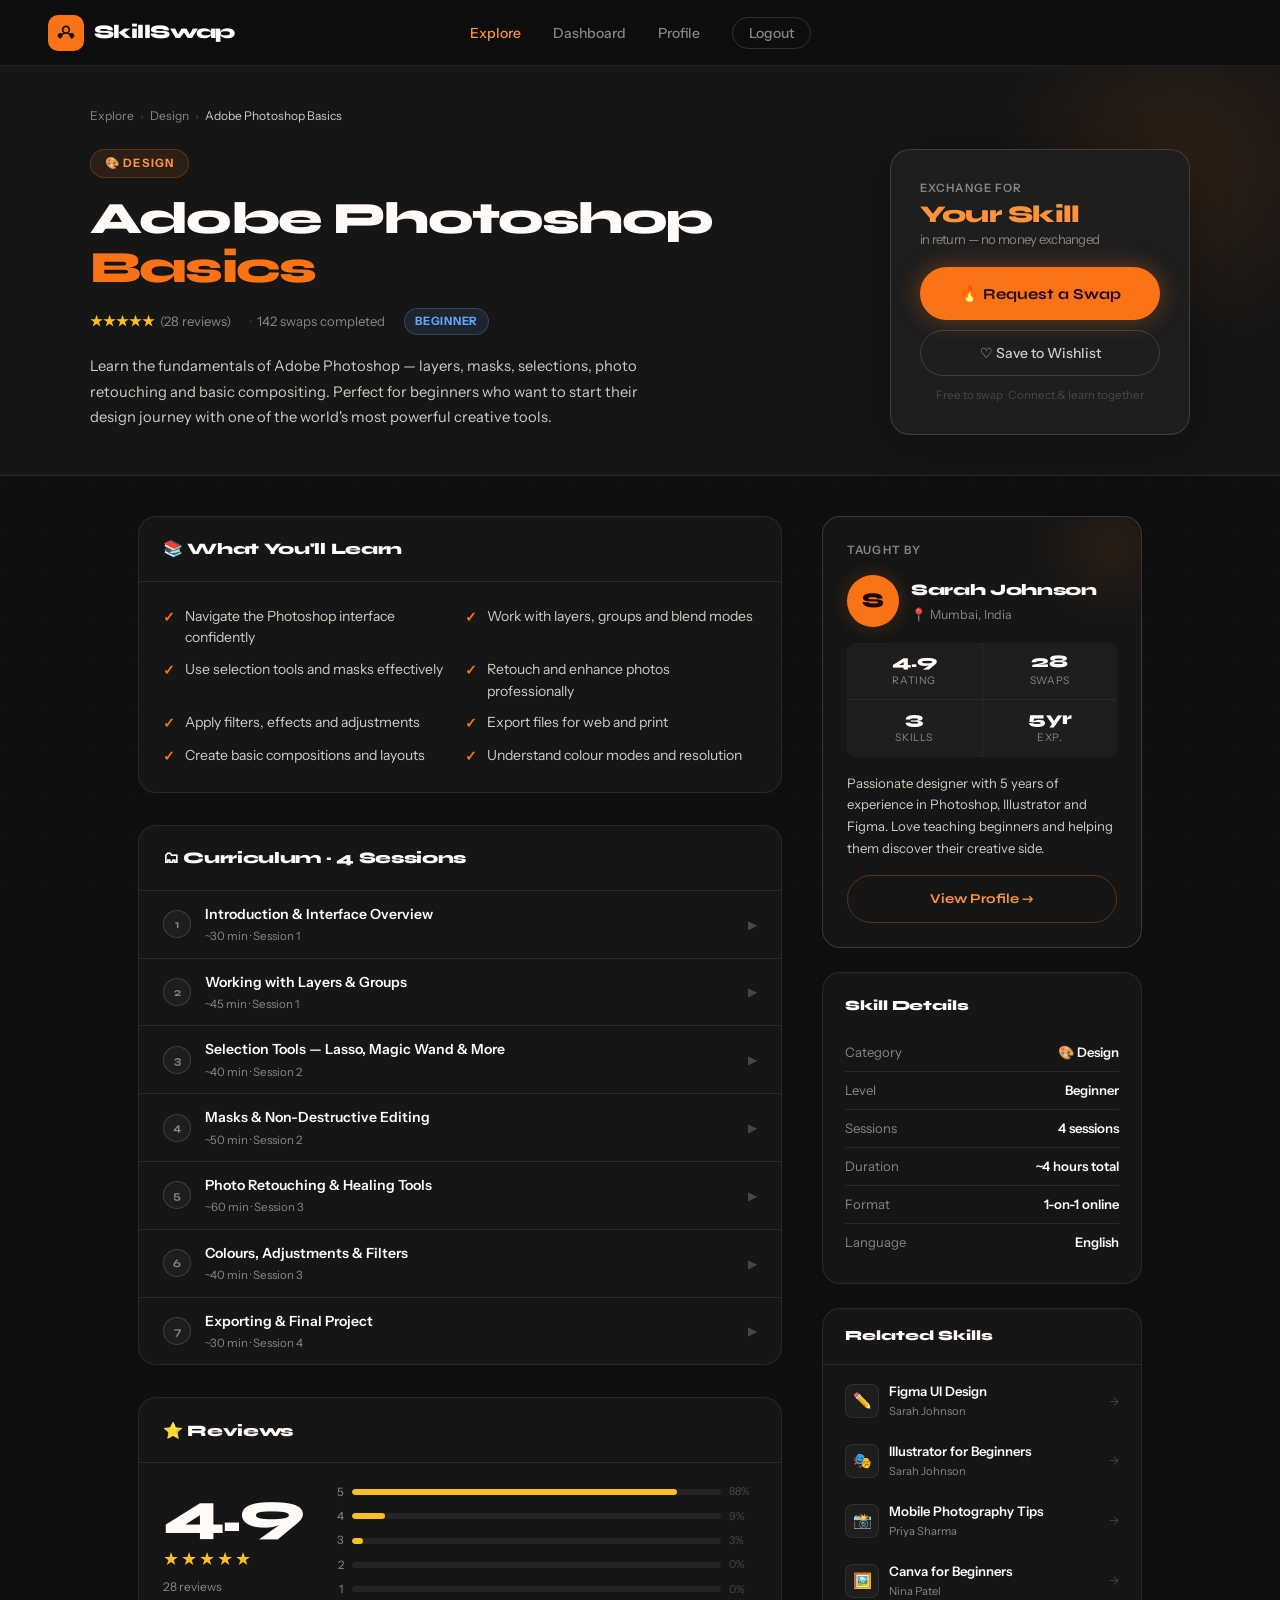
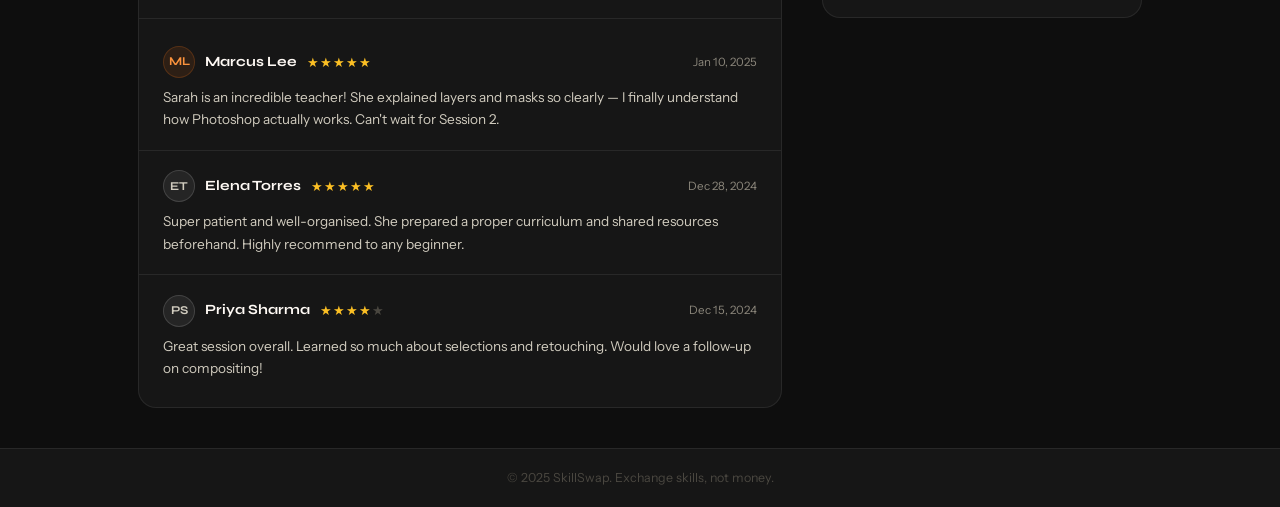
<file: pages/skill-detail.html>
<!DOCTYPE html>
<html lang="en">

<head>
  <meta charset="UTF-8">
  <meta name="viewport" content="width=device-width, initial-scale=1.0">
  <title>Adobe Photoshop Basics — SkillSwap</title>
  <link rel="preconnect" href="https://fonts.googleapis.com">
  <link
    href="https://fonts.googleapis.com/css2?family=Syne:wght@400;600;700;800&family=Instrument+Sans:ital,wght@0,400;0,500;0,600;1,400&family=Caveat:wght@500;600&display=swap"
    rel="stylesheet">
  <link rel="stylesheet" href="../css/main.css">
  <link rel="stylesheet" href="../css/components.css">
  <style>
    /* ── SKILL DETAIL PAGE SPECIFIC ── */
    body {
      display: flex;
      flex-direction: column;
      min-height: 100vh;
    }

    body::before {
      content: '';
      position: fixed;
      inset: 0;
      z-index: 0;
      background-image: linear-gradient(rgba(255, 255, 255, 0.015) 1px, transparent 1px), linear-gradient(90deg, rgba(255, 255, 255, 0.015) 1px, transparent 1px);
      background-size: 44px 44px;
      pointer-events: none;
    }

    .nav-links {
      list-style: none;
    }

    .nav-links a.active {
      color: var(--flame-lt);
    }

    .btn-nav-logout {
      font-size: 0.875rem;
      font-weight: 500;
      color: var(--ink3);
      border: 1px solid var(--border2);
      border-radius: var(--r-btn);
      padding: 6px 16px;
      transition: all 0.2s;
    }

    .btn-nav-logout:hover {
      color: #f87171;
      border-color: rgba(248, 113, 113, 0.3);
    }

    .nav-toggle {
      display: none;
      flex-direction: column;
      gap: 5px;
      background: none;
      border: none;
      cursor: pointer;
      padding: 4px;
    }

    .nav-toggle span {
      display: block;
      width: 22px;
      height: 2px;
      background: var(--ink);
      border-radius: 2px;
    }

    .main-content {
      flex: 1;
      position: relative;
      z-index: 1;
    }

    /* ── SKILL HERO ── */
    .skill-hero {
      background: var(--bg2);
      border-bottom: 1px solid var(--border);
      padding: 2.5rem 3rem;
      position: relative;
      overflow: hidden;
    }

    .skill-hero::after {
      content: '';
      position: absolute;
      right: -100px;
      top: -100px;
      width: 400px;
      height: 400px;
      border-radius: 50%;
      background: radial-gradient(circle, rgba(249, 115, 22, 0.1) 0%, transparent 65%);
      pointer-events: none;
    }

    .skill-hero-inner {
      max-width: 1100px;
      margin: 0 auto;
      position: relative;
      z-index: 1;
    }

    .breadcrumb {
      display: flex;
      align-items: center;
      gap: 6px;
      font-size: 0.75rem;
      color: var(--ink3);
      margin-bottom: 1.5rem;
    }

    .breadcrumb a {
      color: var(--ink3);
      transition: color 0.2s;
    }

    .breadcrumb a:hover {
      color: var(--flame-lt);
    }

    .breadcrumb span {
      color: var(--ink4);
    }

    .breadcrumb .current {
      color: var(--ink2);
    }

    .skill-hero-body {
      display: flex;
      align-items: flex-start;
      justify-content: space-between;
      gap: 2rem;
      flex-wrap: wrap;
    }

    .skill-hero-left {
      flex: 1;
      min-width: 0;
    }

    .skill-category-badge {
      display: inline-flex;
      align-items: center;
      gap: 6px;
      font-size: 0.72rem;
      font-weight: 700;
      text-transform: uppercase;
      letter-spacing: 0.1em;
      padding: 4px 14px;
      border-radius: 50px;
      margin-bottom: 1rem;
      background: var(--glow-sm);
      color: var(--flame-lt);
      border: 1px solid rgba(249, 115, 22, 0.25);
    }

    .skill-title {
      font-family: var(--font-head);
      font-size: clamp(1.8rem, 3.5vw, 2.8rem);
      font-weight: 800;
      letter-spacing: -0.04em;
      color: var(--ink);
      line-height: 1.1;
      margin-bottom: 1rem;
    }

    .skill-title span {
      color: var(--flame);
    }

    .skill-meta-row {
      display: flex;
      align-items: center;
      gap: 1.2rem;
      flex-wrap: wrap;
      margin-bottom: 1.2rem;
    }

    .skill-rating {
      display: flex;
      align-items: center;
      gap: 5px;
      font-size: 0.88rem;
      font-weight: 600;
      color: #fbbf24;
    }

    .skill-rating-count {
      color: var(--ink3);
      font-weight: 400;
      font-size: 0.82rem;
    }

    .skill-swaps {
      font-size: 0.82rem;
      color: var(--ink3);
    }

    .skill-swaps::before {
      content: '·';
      margin-right: 6px;
      color: var(--ink4);
    }

    .skill-level {
      font-size: 0.72rem;
      font-weight: 700;
      text-transform: uppercase;
      letter-spacing: 0.06em;
      padding: 3px 10px;
      border-radius: 50px;
      background: rgba(96, 165, 250, 0.1);
      color: #60a5fa;
      border: 1px solid rgba(96, 165, 250, 0.25);
    }

    .skill-desc {
      font-size: 0.92rem;
      color: var(--ink2);
      line-height: 1.75;
      max-width: 580px;
    }

    /* CTA card */
    .skill-hero-cta {
      background: var(--bg3);
      border: 1px solid var(--border2);
      border-radius: 20px;
      padding: 1.8rem;
      width: 300px;
      flex-shrink: 0;
      box-shadow: 0 8px 40px rgba(0, 0, 0, 0.3);
    }

    .cta-price-label {
      font-size: 0.72rem;
      text-transform: uppercase;
      letter-spacing: 0.1em;
      color: var(--ink3);
      font-weight: 600;
      margin-bottom: 4px;
    }

    .cta-price {
      font-family: var(--font-head);
      font-size: 1.5rem;
      font-weight: 800;
      color: var(--flame-lt);
      letter-spacing: -0.03em;
      margin-bottom: 1.2rem;
      line-height: 1.2;
    }

    .cta-price span {
      font-size: 0.82rem;
      color: var(--ink3);
      font-weight: 400;
      font-family: var(--font-body);
      display: block;
      margin-top: 2px;
    }

    .btn-cta {
      width: 100%;
      padding: 0.9rem;
      background: var(--flame);
      color: #1a0a00;
      font-family: var(--font-head);
      font-size: 0.95rem;
      font-weight: 700;
      border: none;
      border-radius: var(--r-btn);
      cursor: pointer;
      transition: background 0.2s, transform 0.1s, box-shadow 0.2s;
      box-shadow: 0 0 24px rgba(249, 115, 22, 0.35);
      margin-bottom: 10px;
      display: block;
      text-align: center;
    }

    .btn-cta:hover {
      background: var(--flame-lt);
      box-shadow: 0 0 36px rgba(249, 115, 22, 0.5);
      transform: translateY(-1px);
    }

    .btn-cta-secondary {
      width: 100%;
      padding: 0.82rem;
      background: transparent;
      color: var(--ink2);
      font-family: var(--font-body);
      font-size: 0.875rem;
      font-weight: 500;
      border: 1px solid var(--border2);
      border-radius: var(--r-btn);
      cursor: pointer;
      transition: all 0.2s;
      display: block;
      text-align: center;
    }

    .btn-cta-secondary:hover {
      background: var(--bg4);
      color: var(--ink);
    }

    .cta-note {
      font-size: 0.72rem;
      color: var(--ink4);
      text-align: center;
      margin-top: 10px;
    }

    /* ── PAGE WRAP ── */
    .page-wrap {
      max-width: 1100px;
      margin: 0 auto;
      padding: 2.5rem 3rem;
      display: grid;
      grid-template-columns: 1fr 320px;
      gap: 2.5rem;
      align-items: start;
    }

    .content {
      display: flex;
      flex-direction: column;
      gap: 2rem;
    }

    .section-card {
      background: var(--bg2);
      border: 1px solid var(--border);
      border-radius: 18px;
      overflow: hidden;
    }

    .section-head {
      padding: 1.2rem 1.5rem;
      border-bottom: 1px solid var(--border);
    }

    .section-head-title {
      font-family: var(--font-head);
      font-size: 1rem;
      font-weight: 800;
      letter-spacing: -0.02em;
      display: flex;
      align-items: center;
      gap: 8px;
    }

    .section-body {
      padding: 1.5rem;
    }

    /* What you'll learn */
    .learn-grid {
      display: grid;
      grid-template-columns: 1fr 1fr;
      gap: 10px;
    }

    .learn-item {
      display: flex;
      align-items: flex-start;
      gap: 10px;
      font-size: 0.875rem;
      color: var(--ink2);
      line-height: 1.55;
    }

    .learn-item::before {
      content: '✓';
      color: var(--flame);
      font-weight: 700;
      flex-shrink: 0;
      margin-top: 1px;
    }

    /* Curriculum */
    .curriculum-list {
      display: flex;
      flex-direction: column;
    }

    .curriculum-item {
      display: flex;
      align-items: center;
      gap: 14px;
      padding: 12px 1.5rem;
      border-bottom: 1px solid var(--border);
      transition: background 0.15s;
      cursor: pointer;
    }

    .curriculum-item:last-child {
      border-bottom: none;
    }

    .curriculum-item:hover {
      background: rgba(255, 255, 255, 0.02);
    }

    .curriculum-num {
      width: 28px;
      height: 28px;
      border-radius: 50%;
      background: var(--bg3);
      border: 1px solid var(--border2);
      display: flex;
      align-items: center;
      justify-content: center;
      font-family: var(--font-head);
      font-size: 0.72rem;
      font-weight: 700;
      color: var(--ink3);
      flex-shrink: 0;
    }

    .curriculum-info {
      flex: 1;
      min-width: 0;
    }

    .curriculum-title {
      font-size: 0.875rem;
      font-weight: 600;
      color: var(--ink);
    }

    .curriculum-duration {
      font-size: 0.72rem;
      color: var(--ink3);
      margin-top: 2px;
    }

    .curriculum-icon {
      font-size: 0.75rem;
      color: var(--ink4);
      flex-shrink: 0;
    }

    /* Reviews */
    .reviews-summary {
      display: flex;
      align-items: center;
      gap: 2rem;
      padding: 1.2rem 1.5rem;
      border-bottom: 1px solid var(--border);
      flex-wrap: wrap;
    }

    .reviews-big-num {
      font-family: var(--font-head);
      font-size: 3.5rem;
      font-weight: 800;
      color: var(--ink);
      line-height: 1;
      letter-spacing: -0.04em;
    }

    .reviews-big-stars {
      color: #fbbf24;
      font-size: 1.1rem;
      letter-spacing: 2px;
      margin: 4px 0;
    }

    .reviews-big-count {
      font-size: 0.75rem;
      color: var(--ink3);
    }

    .reviews-bars {
      flex: 1;
      display: flex;
      flex-direction: column;
      gap: 6px;
      min-width: 160px;
    }

    .rating-bar-row {
      display: flex;
      align-items: center;
      gap: 8px;
    }

    .rating-bar-label {
      font-size: 0.72rem;
      color: var(--ink3);
      width: 10px;
      text-align: right;
      flex-shrink: 0;
    }

    .rating-bar-track {
      flex: 1;
      height: 6px;
      background: var(--bg4);
      border-radius: 3px;
      overflow: hidden;
    }

    .rating-bar-fill {
      height: 100%;
      background: #fbbf24;
      border-radius: 3px;
    }

    .rating-bar-pct {
      font-size: 0.68rem;
      color: var(--ink4);
      width: 28px;
      flex-shrink: 0;
    }

    .reviews-list {
      padding: 0.5rem 0;
    }

    .review-card {
      padding: 1.2rem 1.5rem;
      border-bottom: 1px solid var(--border);
      transition: background 0.15s;
    }

    .review-card:last-child {
      border-bottom: none;
    }

    .review-card:hover {
      background: rgba(255, 255, 255, 0.015);
    }

    .review-head {
      display: flex;
      align-items: center;
      gap: 10px;
      margin-bottom: 8px;
      flex-wrap: wrap;
    }

    .review-avatar {
      width: 32px;
      height: 32px;
      border-radius: 50%;
      background: var(--bg4);
      border: 1px solid var(--border2);
      display: flex;
      align-items: center;
      justify-content: center;
      font-family: var(--font-head);
      font-size: 0.75rem;
      font-weight: 700;
      color: var(--ink2);
      flex-shrink: 0;
    }

    .review-author {
      font-family: var(--font-head);
      font-weight: 700;
      font-size: 0.88rem;
      color: var(--ink);
    }

    .review-stars {
      color: #fbbf24;
      font-size: 0.82rem;
      letter-spacing: 1px;
    }

    .review-date {
      font-size: 0.72rem;
      color: var(--ink3);
      margin-left: auto;
    }

    .review-text {
      font-size: 0.85rem;
      color: var(--ink2);
      line-height: 1.65;
    }

    /* ── SIDEBAR ── */
    .sidebar {
      display: flex;
      flex-direction: column;
      gap: 1.5rem;
    }

    .teacher-card {
      background: var(--bg2);
      border: 1px solid var(--border2);
      border-radius: 18px;
      padding: 1.5rem;
      position: relative;
      overflow: hidden;
    }

    .teacher-card::before {
      content: '';
      position: absolute;
      top: -50px;
      right: -50px;
      width: 160px;
      height: 160px;
      border-radius: 50%;
      background: radial-gradient(circle, rgba(249, 115, 22, 0.08) 0%, transparent 70%);
      pointer-events: none;
    }

    .teacher-card-title {
      font-size: 0.72rem;
      text-transform: uppercase;
      letter-spacing: 0.1em;
      color: var(--ink3);
      font-weight: 600;
      margin-bottom: 1rem;
    }

    .teacher-info {
      display: flex;
      align-items: center;
      gap: 12px;
      margin-bottom: 1rem;
    }

    .teacher-avatar {
      width: 52px;
      height: 52px;
      border-radius: 50%;
      background: var(--flame);
      color: #1a0a00;
      font-family: var(--font-head);
      font-size: 1.3rem;
      font-weight: 800;
      display: flex;
      align-items: center;
      justify-content: center;
      flex-shrink: 0;
      border: 2px solid rgba(249, 115, 22, 0.3);
      box-shadow: 0 0 20px rgba(249, 115, 22, 0.2);
    }

    .teacher-name {
      font-family: var(--font-head);
      font-size: 1rem;
      font-weight: 800;
      color: var(--ink);
      letter-spacing: -0.02em;
    }

    .teacher-handle {
      font-size: 0.78rem;
      color: var(--ink3);
      margin-top: 2px;
    }

    .teacher-stats {
      display: grid;
      grid-template-columns: 1fr 1fr;
      gap: 1px;
      background: var(--border);
      border-radius: 10px;
      overflow: hidden;
      margin-bottom: 1rem;
    }

    .tstat {
      background: var(--bg3);
      padding: 10px 8px;
      text-align: center;
    }

    .tstat-val {
      font-family: var(--font-head);
      font-size: 1.1rem;
      font-weight: 800;
      color: var(--ink);
      line-height: 1;
    }

    .tstat-lbl {
      font-size: 0.65rem;
      color: var(--ink3);
      text-transform: uppercase;
      letter-spacing: 0.06em;
      margin-top: 2px;
    }

    .teacher-bio {
      font-size: 0.82rem;
      color: var(--ink2);
      line-height: 1.65;
    }

    .btn-view-profile {
      width: 100%;
      margin-top: 1rem;
      padding: 0.75rem;
      background: transparent;
      color: var(--flame-lt);
      font-family: var(--font-head);
      font-size: 0.85rem;
      font-weight: 700;
      border: 1px solid rgba(249, 115, 22, 0.3);
      border-radius: var(--r-btn);
      cursor: pointer;
      transition: all 0.2s;
      text-align: center;
      display: block;
    }

    .btn-view-profile:hover {
      background: var(--glow-sm);
      border-color: rgba(249, 115, 22, 0.5);
    }

    .info-card {
      background: var(--bg2);
      border: 1px solid var(--border);
      border-radius: 18px;
      padding: 1.4rem;
    }

    .info-card-title {
      font-family: var(--font-head);
      font-size: 0.88rem;
      font-weight: 800;
      letter-spacing: -0.01em;
      color: var(--ink);
      margin-bottom: 1rem;
    }

    .info-row {
      display: flex;
      align-items: center;
      justify-content: space-between;
      padding: 8px 0;
      border-bottom: 1px solid var(--border);
      font-size: 0.82rem;
    }

    .info-row:last-child {
      border-bottom: none;
    }

    .info-row-label {
      color: var(--ink3);
    }

    .info-row-val {
      color: var(--ink);
      font-weight: 600;
    }

    .related-card {
      background: var(--bg2);
      border: 1px solid var(--border);
      border-radius: 18px;
      overflow: hidden;
    }

    .related-head {
      padding: 1rem 1.4rem;
      border-bottom: 1px solid var(--border);
      font-family: var(--font-head);
      font-size: 0.88rem;
      font-weight: 800;
    }

    .related-list {
      padding: 0.4rem 0;
    }

    .related-item {
      display: flex;
      align-items: center;
      gap: 10px;
      padding: 10px 1.4rem;
      transition: background 0.15s;
      cursor: pointer;
    }

    .related-item:hover {
      background: rgba(255, 255, 255, 0.02);
    }

    .related-icon {
      width: 34px;
      height: 34px;
      border-radius: 8px;
      background: var(--bg3);
      border: 1px solid var(--border);
      display: flex;
      align-items: center;
      justify-content: center;
      font-size: 0.95rem;
      flex-shrink: 0;
    }

    .related-info {
      flex: 1;
      min-width: 0;
    }

    .related-name {
      font-size: 0.82rem;
      font-weight: 600;
      color: var(--ink);
      white-space: nowrap;
      overflow: hidden;
      text-overflow: ellipsis;
    }

    .related-teacher {
      font-size: 0.7rem;
      color: var(--ink3);
      margin-top: 1px;
    }

    .related-arrow {
      color: var(--ink4);
      font-size: 0.75rem;
      transition: color 0.2s;
    }

    .related-item:hover .related-arrow {
      color: var(--flame-lt);
    }

    .site-footer {
      position: relative;
      z-index: 1;
      text-align: center;
      padding: 1.2rem;
      font-size: 0.78rem;
      color: var(--ink4);
      border-top: 1px solid var(--border);
      background: var(--bg2);
    }

    @media (max-width: 1024px) {
      .page-wrap {
        grid-template-columns: 1fr;
      }

      .skill-hero-cta {
        width: 100%;
        max-width: 420px;
      }
    }

    @media (max-width: 768px) {
      .navbar {
        padding: 0 1.5rem;
      }

      .nav-links {
        display: none;
      }

      .nav-toggle {
        display: flex;
      }

      .skill-hero {
        padding: 2rem 1.5rem;
      }

      .skill-hero-body {
        flex-direction: column;
      }

      .skill-hero-cta {
        width: 100%;
      }

      .page-wrap {
        padding: 2rem 1.5rem;
      }

      .learn-grid {
        grid-template-columns: 1fr;
      }
    }

    .fade-up {
      opacity: 0;
      transform: translateY(14px);
      animation: fuAnim 0.5s ease forwards;
    }

    .fade-up:nth-child(1) {
      animation-delay: .05s
    }

    .fade-up:nth-child(2) {
      animation-delay: .13s
    }

    .fade-up:nth-child(3) {
      animation-delay: .21s
    }

    @keyframes fuAnim {
      to {
        opacity: 1;
        transform: translateY(0);
      }
    }
  </style>
</head>

<body>

  <nav class="navbar">
    <a href="../index.html" class="logo-wrap">
      <div class="logo-icon">
        <svg viewBox="0 0 24 24" fill="none">
          <path d="M12 4C9.8 4 8 5.8 8 8s1.8 4 4 4 4-1.8 4-4-1.8-4-4-4zm-7 14c0-3.3 3.1-6 7-6s7 2.7 7 6"
            stroke="#1a0a00" stroke-width="2" stroke-linecap="round" />
          <path
            d="M5 12c-1.7 0-3 1.3-3 3s1.3 3 3 3 3-1.3 3-3-1.3-3-3-3zm14 0c-1.7 0-3 1.3-3 3s1.3 3 3 3 3-1.3 3-3-1.3-3-3-3z"
            fill="#1a0a00" />
        </svg>
      </div>
      <span class="logo-name">SkillSwap</span>
    </a>
    <ul class="nav-links" id="navLinks">
      <li><a href="explore.html" class="active">Explore</a></li>
      <li><a href="dashboard.html">Dashboard</a></li>
      <li><a href="profile.html">Profile</a></li>
      <li><a href="../index.html" class="btn-nav-logout">Logout</a></li>
    </ul>
    <button class="nav-toggle" id="navToggle"><span></span><span></span><span></span></button>
  </nav>

  <!-- SKILL HERO -->
  <div class="skill-hero">
    <div class="skill-hero-inner">
      <div class="breadcrumb">
        <a href="explore.html">Explore</a><span>›</span>
        <a href="explore.html">Design</a><span>›</span>
        <span class="current">Adobe Photoshop Basics</span>
      </div>
      <div class="skill-hero-body">
        <div class="skill-hero-left fade-up">
          <div class="skill-category-badge">🎨 Design</div>
          <h1 class="skill-title">Adobe Photoshop <span>Basics</span></h1>
          <div class="skill-meta-row">
            <div class="skill-rating">★★★★★ <span class="skill-rating-count">(28 reviews)</span></div>
            <span class="skill-swaps">142 swaps completed</span>
            <span class="skill-level">Beginner</span>
          </div>
          <p class="skill-desc">Learn the fundamentals of Adobe Photoshop — layers, masks, selections, photo retouching
            and basic compositing. Perfect for beginners who want to start their design journey with one of the world's
            most powerful creative tools.</p>
        </div>
        <div class="skill-hero-cta fade-up">
          <div class="cta-price-label">Exchange for</div>
          <div class="cta-price">Your Skill <span>in return — no money exchanged</span></div>
          <a href="swap-request.html" class="btn-cta">🔥 Request a Swap</a>
          <button class="btn-cta-secondary" id="saveBtn">♡ Save to Wishlist</button>
          <p class="cta-note">Free to swap · Connect &amp; learn together</p>
        </div>
      </div>
    </div>
  </div>

  <main class="main-content">
    <div class="page-wrap">

      <div class="content">

        <!-- What you'll learn -->
        <div class="section-card fade-up">
          <div class="section-head">
            <div class="section-head-title">📚 What You'll Learn</div>
          </div>
          <div class="section-body">
            <div class="learn-grid">
              <div class="learn-item">Navigate the Photoshop interface confidently</div>
              <div class="learn-item">Work with layers, groups and blend modes</div>
              <div class="learn-item">Use selection tools and masks effectively</div>
              <div class="learn-item">Retouch and enhance photos professionally</div>
              <div class="learn-item">Apply filters, effects and adjustments</div>
              <div class="learn-item">Export files for web and print</div>
              <div class="learn-item">Create basic compositions and layouts</div>
              <div class="learn-item">Understand colour modes and resolution</div>
            </div>
          </div>
        </div>

        <!-- Curriculum -->
        <div class="section-card fade-up">
          <div class="section-head">
            <div class="section-head-title">🗂 Curriculum · 4 Sessions</div>
          </div>
          <div class="curriculum-list">
            <div class="curriculum-item">
              <div class="curriculum-num">1</div>
              <div class="curriculum-info">
                <div class="curriculum-title">Introduction &amp; Interface Overview</div>
                <div class="curriculum-duration">~30 min · Session 1</div>
              </div><span class="curriculum-icon">▶</span>
            </div>
            <div class="curriculum-item">
              <div class="curriculum-num">2</div>
              <div class="curriculum-info">
                <div class="curriculum-title">Working with Layers &amp; Groups</div>
                <div class="curriculum-duration">~45 min · Session 1</div>
              </div><span class="curriculum-icon">▶</span>
            </div>
            <div class="curriculum-item">
              <div class="curriculum-num">3</div>
              <div class="curriculum-info">
                <div class="curriculum-title">Selection Tools — Lasso, Magic Wand &amp; More</div>
                <div class="curriculum-duration">~40 min · Session 2</div>
              </div><span class="curriculum-icon">▶</span>
            </div>
            <div class="curriculum-item">
              <div class="curriculum-num">4</div>
              <div class="curriculum-info">
                <div class="curriculum-title">Masks &amp; Non-Destructive Editing</div>
                <div class="curriculum-duration">~50 min · Session 2</div>
              </div><span class="curriculum-icon">▶</span>
            </div>
            <div class="curriculum-item">
              <div class="curriculum-num">5</div>
              <div class="curriculum-info">
                <div class="curriculum-title">Photo Retouching &amp; Healing Tools</div>
                <div class="curriculum-duration">~60 min · Session 3</div>
              </div><span class="curriculum-icon">▶</span>
            </div>
            <div class="curriculum-item">
              <div class="curriculum-num">6</div>
              <div class="curriculum-info">
                <div class="curriculum-title">Colours, Adjustments &amp; Filters</div>
                <div class="curriculum-duration">~40 min · Session 3</div>
              </div><span class="curriculum-icon">▶</span>
            </div>
            <div class="curriculum-item">
              <div class="curriculum-num">7</div>
              <div class="curriculum-info">
                <div class="curriculum-title">Exporting &amp; Final Project</div>
                <div class="curriculum-duration">~30 min · Session 4</div>
              </div><span class="curriculum-icon">▶</span>
            </div>
          </div>
        </div>

        <!-- Reviews -->
        <div class="section-card fade-up">
          <div class="section-head">
            <div class="section-head-title">⭐ Reviews</div>
          </div>
          <div class="reviews-summary">
            <div>
              <div class="reviews-big-num">4.9</div>
              <div class="reviews-big-stars">★★★★★</div>
              <div class="reviews-big-count">28 reviews</div>
            </div>
            <div class="reviews-bars">
              <div class="rating-bar-row"><span class="rating-bar-label">5</span>
                <div class="rating-bar-track">
                  <div class="rating-bar-fill" style="width:88%"></div>
                </div><span class="rating-bar-pct">88%</span>
              </div>
              <div class="rating-bar-row"><span class="rating-bar-label">4</span>
                <div class="rating-bar-track">
                  <div class="rating-bar-fill" style="width:9%"></div>
                </div><span class="rating-bar-pct">9%</span>
              </div>
              <div class="rating-bar-row"><span class="rating-bar-label">3</span>
                <div class="rating-bar-track">
                  <div class="rating-bar-fill" style="width:3%"></div>
                </div><span class="rating-bar-pct">3%</span>
              </div>
              <div class="rating-bar-row"><span class="rating-bar-label">2</span>
                <div class="rating-bar-track">
                  <div class="rating-bar-fill" style="width:0%"></div>
                </div><span class="rating-bar-pct">0%</span>
              </div>
              <div class="rating-bar-row"><span class="rating-bar-label">1</span>
                <div class="rating-bar-track">
                  <div class="rating-bar-fill" style="width:0%"></div>
                </div><span class="rating-bar-pct">0%</span>
              </div>
            </div>
          </div>
          <div class="reviews-list">
            <div class="review-card">
              <div class="review-head">
                <div class="review-avatar"
                  style="background:var(--glow-sm);color:var(--flame-lt);border-color:rgba(249,115,22,0.2)">ML</div>
                <div class="review-author">Marcus Lee</div>
                <div class="review-stars">★★★★★</div>
                <div class="review-date">Jan 10, 2025</div>
              </div>
              <div class="review-text">Sarah is an incredible teacher! She explained layers and masks so clearly — I
                finally understand how Photoshop actually works. Can't wait for Session 2.</div>
            </div>
            <div class="review-card">
              <div class="review-head">
                <div class="review-avatar">ET</div>
                <div class="review-author">Elena Torres</div>
                <div class="review-stars">★★★★★</div>
                <div class="review-date">Dec 28, 2024</div>
              </div>
              <div class="review-text">Super patient and well-organised. She prepared a proper curriculum and shared
                resources beforehand. Highly recommend to any beginner.</div>
            </div>
            <div class="review-card">
              <div class="review-head">
                <div class="review-avatar">PS</div>
                <div class="review-author">Priya Sharma</div>
                <div class="review-stars">★★★★<span style="color:var(--ink4)">★</span></div>
                <div class="review-date">Dec 15, 2024</div>
              </div>
              <div class="review-text">Great session overall. Learned so much about selections and retouching. Would
                love a follow-up on compositing!</div>
            </div>
          </div>
        </div>

      </div>

      <!-- SIDEBAR -->
      <aside class="sidebar">
        <div class="teacher-card fade-up">
          <div class="teacher-card-title">Taught by</div>
          <div class="teacher-info">
            <div class="teacher-avatar">S</div>
            <div>
              <div class="teacher-name">Sarah Johnson</div>
              <div class="teacher-handle">📍 Mumbai, India</div>
            </div>
          </div>
          <div class="teacher-stats">
            <div class="tstat">
              <div class="tstat-val">4.9</div>
              <div class="tstat-lbl">Rating</div>
            </div>
            <div class="tstat">
              <div class="tstat-val">28</div>
              <div class="tstat-lbl">Swaps</div>
            </div>
            <div class="tstat">
              <div class="tstat-val">3</div>
              <div class="tstat-lbl">Skills</div>
            </div>
            <div class="tstat">
              <div class="tstat-val">5yr</div>
              <div class="tstat-lbl">Exp.</div>
            </div>
          </div>
          <p class="teacher-bio">Passionate designer with 5 years of experience in Photoshop, Illustrator and Figma.
            Love teaching beginners and helping them discover their creative side.</p>
          <a href="profile.html" class="btn-view-profile">View Profile →</a>
        </div>

        <div class="info-card fade-up">
          <div class="info-card-title">Skill Details</div>
          <div class="info-row"><span class="info-row-label">Category</span><span class="info-row-val">🎨 Design</span>
          </div>
          <div class="info-row"><span class="info-row-label">Level</span><span class="info-row-val">Beginner</span>
          </div>
          <div class="info-row"><span class="info-row-label">Sessions</span><span class="info-row-val">4 sessions</span>
          </div>
          <div class="info-row"><span class="info-row-label">Duration</span><span class="info-row-val">~4 hours
              total</span></div>
          <div class="info-row"><span class="info-row-label">Format</span><span class="info-row-val">1-on-1
              online</span></div>
          <div class="info-row"><span class="info-row-label">Language</span><span class="info-row-val">English</span>
          </div>
        </div>

        <div class="related-card fade-up">
          <div class="related-head">Related Skills</div>
          <div class="related-list">
            <a href="skill-detail.html" class="related-item">
              <div class="related-icon">✏️</div>
              <div class="related-info">
                <div class="related-name">Figma UI Design</div>
                <div class="related-teacher">Sarah Johnson</div>
              </div><span class="related-arrow">→</span>
            </a>
            <a href="skill-detail.html" class="related-item">
              <div class="related-icon">🎭</div>
              <div class="related-info">
                <div class="related-name">Illustrator for Beginners</div>
                <div class="related-teacher">Sarah Johnson</div>
              </div><span class="related-arrow">→</span>
            </a>
            <a href="skill-detail.html" class="related-item">
              <div class="related-icon">📸</div>
              <div class="related-info">
                <div class="related-name">Mobile Photography Tips</div>
                <div class="related-teacher">Priya Sharma</div>
              </div><span class="related-arrow">→</span>
            </a>
            <a href="skill-detail.html" class="related-item">
              <div class="related-icon">🖼️</div>
              <div class="related-info">
                <div class="related-name">Canva for Beginners</div>
                <div class="related-teacher">Nina Patel</div>
              </div><span class="related-arrow">→</span>
            </a>
          </div>
        </div>
      </aside>

    </div>
  </main>

  <footer class="site-footer">© 2025 SkillSwap. Exchange skills, not money.</footer>

  <script src="../js/main.js"></script>
  <script>
    const saveBtn = document.getElementById('saveBtn');
    let saved = false;
    saveBtn.addEventListener('click', () => {
      saved = !saved;
      saveBtn.textContent = saved ? '♥ Saved to Wishlist' : '♡ Save to Wishlist';
      saveBtn.style.color = saved ? 'var(--flame-lt)' : '';
      saveBtn.style.borderColor = saved ? 'rgba(249,115,22,0.4)' : '';
    });
  </script>
  <script src="https://code.jquery.com/jquery-3.7.1.min.js"></script>
  <!-- <script src="../js/main.js"></script> -->
</body>

</html>
</file>
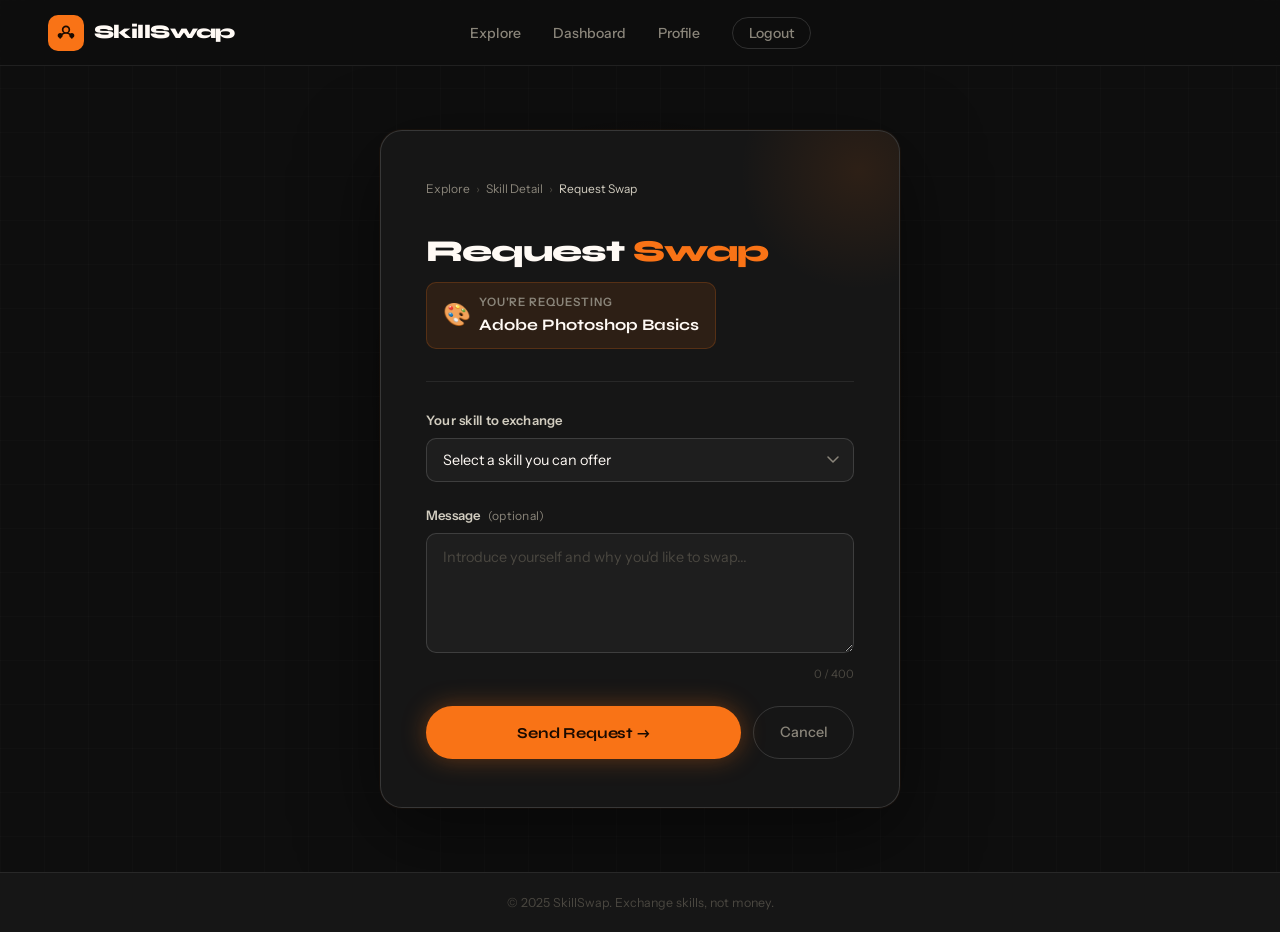
<file: pages/swap-request.html>
<!DOCTYPE html>
<html lang="en">

<head>
  <meta charset="UTF-8">
  <meta name="viewport" content="width=device-width, initial-scale=1.0">
  <title>Request Swap — SkillSwap</title>
  <link rel="preconnect" href="https://fonts.googleapis.com">
  <link
    href="https://fonts.googleapis.com/css2?family=Syne:wght@400;600;700;800&family=Instrument+Sans:ital,wght@0,400;0,500;0,600;1,400&family=Caveat:wght@500;600&display=swap"
    rel="stylesheet">
  <link rel="stylesheet" href="../css/main.css">
  <link rel="stylesheet" href="../css/components.css">
  <style>
    /* ── SWAP REQUEST PAGE SPECIFIC ── */
    body {
      display: flex;
      flex-direction: column;
      min-height: 100vh;
    }

    body::before {
      content: '';
      position: fixed;
      inset: 0;
      z-index: 0;
      background-image: linear-gradient(rgba(255, 255, 255, 0.015) 1px, transparent 1px), linear-gradient(90deg, rgba(255, 255, 255, 0.015) 1px, transparent 1px);
      background-size: 44px 44px;
      pointer-events: none;
    }

    .navbar {
      position: relative;
      z-index: 10;
    }

    .nav-links {
      list-style: none;
    }

    .btn-nav-logout {
      font-size: 0.875rem;
      font-weight: 500;
      color: var(--ink3);
      border: 1px solid var(--border2);
      border-radius: var(--r-btn);
      padding: 6px 16px;
      transition: all 0.2s;
    }

    .btn-nav-logout:hover {
      color: #f87171;
      border-color: #f87171;
    }

    .nav-toggle {
      display: none;
      flex-direction: column;
      gap: 5px;
      background: none;
      border: none;
      cursor: pointer;
      padding: 4px;
    }

    .nav-toggle span {
      display: block;
      width: 22px;
      height: 2px;
      background: var(--ink);
      border-radius: 2px;
    }

    .main-content {
      flex: 1;
      display: flex;
      align-items: flex-start;
      justify-content: center;
      padding: 4rem 1.5rem;
      position: relative;
      z-index: 1;
    }

    .main-content::before {
      content: '';
      position: absolute;
      width: 600px;
      height: 600px;
      border-radius: 50%;
      background: radial-gradient(circle, rgba(249, 115, 22, 0.07) 0%, transparent 65%);
      top: 40%;
      left: 50%;
      transform: translate(-50%, -50%);
      pointer-events: none;
    }

    /* Swap card */
    .swap-card {
      background: var(--bg2);
      border: 1px solid var(--border2);
      border-radius: 22px;
      padding: 3rem 2.8rem;
      width: 100%;
      max-width: 520px;
      box-shadow: 0 24px 80px rgba(0, 0, 0, 0.5), 0 0 0 1px rgba(249, 115, 22, 0.05);
      position: relative;
      overflow: hidden;
      animation: cardIn 0.5s ease forwards;
    }

    @keyframes cardIn {
      from {
        opacity: 0;
        transform: translateY(20px)
      }

      to {
        opacity: 1;
        transform: translateY(0)
      }
    }

    .swap-card::before {
      content: '';
      position: absolute;
      top: -80px;
      right: -80px;
      width: 240px;
      height: 240px;
      border-radius: 50%;
      background: radial-gradient(circle, rgba(249, 115, 22, 0.1) 0%, transparent 70%);
      pointer-events: none;
    }

    .breadcrumb {
      display: flex;
      align-items: center;
      gap: 6px;
      font-size: 0.75rem;
      color: var(--ink3);
      margin-bottom: 1.8rem;
    }

    .breadcrumb a {
      color: var(--ink3);
      transition: color 0.2s;
    }

    .breadcrumb a:hover {
      color: var(--flame-lt);
    }

    .breadcrumb span {
      color: var(--ink4);
    }

    .breadcrumb .current {
      color: var(--ink2);
    }

    .page-heading {
      font-family: var(--font-head);
      font-size: 1.9rem;
      font-weight: 800;
      letter-spacing: -0.03em;
      color: var(--ink);
      margin-bottom: 6px;
    }

    .page-heading span {
      color: var(--flame);
    }

    .skill-target {
      display: inline-flex;
      align-items: center;
      gap: 8px;
      background: var(--glow-sm);
      border: 1px solid rgba(249, 115, 22, 0.2);
      border-radius: 10px;
      padding: 10px 16px;
      margin-bottom: 2rem;
    }

    .skill-target-label {
      font-size: 0.72rem;
      text-transform: uppercase;
      letter-spacing: 0.08em;
      color: var(--ink3);
      font-weight: 600;
    }

    .skill-target-name {
      font-family: var(--font-head);
      font-weight: 700;
      font-size: 1rem;
      color: var(--ink);
      margin-top: 1px;
    }

    .skill-target-icon {
      font-size: 1.4rem;
      flex-shrink: 0;
    }

    .form-divider {
      border: none;
      border-top: 1px solid var(--border);
      margin-bottom: 1.8rem;
    }

    .alert {
      padding: 0.75rem 1rem;
      border-radius: 10px;
      font-size: 0.85rem;
      margin-bottom: 1.2rem;
      display: none;
      align-items: center;
      gap: 8px;
      font-weight: 500;
    }

    .alert-error {
      background: rgba(248, 113, 113, 0.1);
      color: #f87171;
      border: 1px solid rgba(248, 113, 113, 0.25);
    }

    .alert-success {
      background: rgba(74, 222, 128, 0.1);
      color: #4ade80;
      border: 1px solid rgba(74, 222, 128, 0.25);
    }

    .form-group {
      margin-bottom: 1.4rem;
    }

    .form-group label {
      display: block;
      font-size: 0.82rem;
      font-weight: 600;
      color: var(--ink2);
      margin-bottom: 7px;
      letter-spacing: 0.02em;
    }

    .form-group label .optional {
      font-weight: 400;
      color: var(--ink3);
      font-size: 0.75rem;
      margin-left: 4px;
    }

    .form-group select,
    .form-group textarea {
      width: 100%;
      border: 1px solid var(--border2);
      border-radius: 10px;
      font-size: 0.9rem;
      font-family: var(--font-body);
      background: var(--bg3);
      color: var(--ink);
      outline: none;
      transition: border-color 0.2s, box-shadow 0.2s;
    }

    .form-group select {
      padding: 0.75rem 1rem;
      appearance: none;
      -webkit-appearance: none;
      background-image: url("data:image/svg+xml,%3Csvg xmlns='http://www.w3.org/2000/svg' width='12' height='8' viewBox='0 0 12 8'%3E%3Cpath d='M1 1l5 5 5-5' stroke='%238A857A' stroke-width='1.5' fill='none' stroke-linecap='round' stroke-linejoin='round'/%3E%3C/svg%3E");
      background-repeat: no-repeat;
      background-position: right 14px center;
      padding-right: 38px;
      cursor: pointer;
    }

    .form-group select option {
      background: var(--bg3);
      color: var(--ink);
    }

    .form-group textarea {
      padding: 0.75rem 1rem;
      resize: vertical;
      min-height: 120px;
      line-height: 1.6;
    }

    .form-group select:focus,
    .form-group textarea:focus {
      border-color: var(--flame);
      box-shadow: 0 0 0 3px rgba(249, 115, 22, 0.12);
    }

    .form-group textarea::placeholder {
      color: var(--ink4);
    }

    .char-row {
      display: flex;
      justify-content: flex-end;
      margin-top: 5px;
    }

    .char-count {
      font-size: 0.72rem;
      color: var(--ink4);
    }

    .skill-preview {
      display: none;
      margin-top: 10px;
      background: var(--bg4);
      border: 1px solid var(--border2);
      border-radius: 8px;
      padding: 10px 14px;
      font-size: 0.82rem;
      color: var(--ink2);
      animation: fadeIn 0.2s ease;
    }

    @keyframes fadeIn {
      from {
        opacity: 0;
        transform: translateY(-4px)
      }

      to {
        opacity: 1;
        transform: translateY(0)
      }
    }

    .skill-preview strong {
      color: var(--flame-lt);
    }

    .btn-row {
      display: flex;
      gap: 12px;
      margin-top: 0.5rem;
    }

    .btn-submit {
      flex: 1;
      padding: 0.88rem;
      background: var(--flame);
      color: #1a0a00;
      font-family: var(--font-head);
      font-size: 0.95rem;
      font-weight: 700;
      border: none;
      border-radius: var(--r-btn);
      cursor: pointer;
      transition: background 0.2s, transform 0.1s, box-shadow 0.2s;
      box-shadow: 0 0 24px rgba(249, 115, 22, 0.35);
      letter-spacing: -0.01em;
    }

    .btn-submit:hover {
      background: var(--flame-lt);
      box-shadow: 0 0 36px rgba(249, 115, 22, 0.5);
      transform: translateY(-1px);
    }

    .btn-submit:active {
      transform: scale(0.98);
    }

    .btn-cancel {
      padding: 0.88rem 1.6rem;
      background: transparent;
      color: var(--ink3);
      font-family: var(--font-body);
      font-size: 0.9rem;
      font-weight: 500;
      border: 1px solid var(--border2);
      border-radius: var(--r-btn);
      cursor: pointer;
      transition: all 0.2s;
      white-space: nowrap;
    }

    .btn-cancel:hover {
      background: var(--bg3);
      color: var(--ink);
    }

    .site-footer {
      position: relative;
      z-index: 1;
      text-align: center;
      padding: 1.2rem;
      font-size: 0.78rem;
      color: var(--ink4);
      border-top: 1px solid var(--border);
      background: var(--bg2);
    }

    @media (max-width: 640px) {
      .navbar {
        padding: 0 1.5rem;
      }

      .nav-links {
        display: none;
      }

      .nav-toggle {
        display: flex;
      }

      .swap-card {
        padding: 2rem 1.5rem;
      }

      .btn-row {
        flex-direction: column;
      }

      .btn-cancel {
        text-align: center;
      }
    }
  </style>
</head>

<body>

  <nav class="navbar">
    <a href="../index.html" class="logo-wrap">
      <div class="logo-icon">
        <svg viewBox="0 0 24 24" fill="none">
          <path d="M12 4C9.8 4 8 5.8 8 8s1.8 4 4 4 4-1.8 4-4-1.8-4-4-4zm-7 14c0-3.3 3.1-6 7-6s7 2.7 7 6"
            stroke="#1a0a00" stroke-width="2" stroke-linecap="round" />
          <path
            d="M5 12c-1.7 0-3 1.3-3 3s1.3 3 3 3 3-1.3 3-3-1.3-3-3-3zm14 0c-1.7 0-3 1.3-3 3s1.3 3 3 3 3-1.3 3-3-1.3-3-3-3z"
            fill="#1a0a00" />
        </svg>
      </div>
      <span class="logo-name">SkillSwap</span>
    </a>
    <ul class="nav-links" id="navLinks">
      <li><a href="explore.html">Explore</a></li>
      <li><a href="dashboard.html">Dashboard</a></li>
      <li><a href="profile.html">Profile</a></li>
      <li><a href="../index.html" class="btn-nav-logout">Logout</a></li>
    </ul>
    <button class="nav-toggle" id="navToggle"><span></span><span></span><span></span></button>
  </nav>

  <main class="main-content">
    <div class="swap-card">
      <div class="breadcrumb">
        <a href="explore.html">Explore</a><span>›</span>
        <a href="skill-detail.html">Skill Detail</a><span>›</span>
        <span class="current">Request Swap</span>
      </div>
      <h1 class="page-heading">Request <span>Swap</span></h1>
      <div class="skill-target">
        <div class="skill-target-icon">🎨</div>
        <div>
          <div class="skill-target-label">You're requesting</div>
          <div class="skill-target-name">Adobe Photoshop Basics</div>
        </div>
      </div>
      <hr class="form-divider">
      <div class="alert alert-error" id="formError"></div>
      <div class="alert alert-success" id="formSuccess"></div>
      <form id="swapForm">
        <div class="form-group">
          <label for="skill_offered_id">Your skill to exchange</label>
          <select id="skill_offered_id" name="skill_offered_id" required>
            <option value="">Select a skill you can offer</option>
            <option value="1">🐍 Python for Beginners</option>
            <option value="2">🌐 HTML &amp; CSS Basics</option>
            <option value="3">🎵 Music Production Basics</option>
            <option value="4">📸 Photography Fundamentals</option>
            <option value="5">✏️ Graphic Design Essentials</option>
          </select>
          <div class="skill-preview" id="skillPreview">
            You'll offer <strong id="skillPreviewName"></strong> in exchange for Adobe Photoshop Basics.
          </div>
        </div>
        <div class="form-group">
          <label for="message">Message <span class="optional">(optional)</span></label>
          <textarea id="message" name="message" rows="4" maxlength="400"
            placeholder="Introduce yourself and why you'd like to swap..." required></textarea>
          <div class="char-row"><span class="char-count" id="charCount">0 / 400</span></div>
        </div>
        <div class="btn-row">
          <button type="submit" class="btn-submit">Send Request →</button>
          <a href="skill-detail.html" class="btn-cancel">Cancel</a>
        </div>
      </form>
    </div>
  </main>

  <footer class="site-footer">© 2025 SkillSwap. Exchange skills, not money.</footer>

  <script src="../js/main.js"></script>
  <script>
    const select = document.getElementById('skill_offered_id');
    const preview = document.getElementById('skillPreview');
    const previewName = document.getElementById('skillPreviewName');
    select.addEventListener('change', () => {
      if (select.value) {
        previewName.textContent = select.options[select.selectedIndex].text.replace(/^.\s/, '');
        preview.style.display = 'block';
      } else { preview.style.display = 'none'; }
    });

    const textarea = document.getElementById('message');
    const charCount = document.getElementById('charCount');
    textarea.addEventListener('input', () => {
      const len = textarea.value.length;
      charCount.textContent = `${len} / 400`;
      charCount.style.color = len > 360 ? '#f87171' : 'var(--ink4)';
    });

    const formError = document.getElementById('formError');
    const formSuccess = document.getElementById('formSuccess');
    document.getElementById('swapForm').addEventListener('submit', function (e) {
      e.preventDefault();
      formError.style.display = 'none'; formSuccess.style.display = 'none';
      if (!select.value) { formError.textContent = 'Please select a skill you can offer.'; formError.style.display = 'flex'; select.focus(); return; }
      const skillName = select.options[select.selectedIndex].text.replace(/^.\s/, '');
      formSuccess.textContent = `🔥 Swap request sent! Offering ${skillName}.`;
      formSuccess.style.display = 'flex';
      this.style.opacity = '0.5'; this.style.pointerEvents = 'none';
      setTimeout(() => { window.location.href = 'dashboard.html'; }, 1200);
    });
    select.addEventListener('change', () => { formError.style.display = 'none'; });
  </script>
  <script src="https://code.jquery.com/jquery-3.7.1.min.js"></script>
  <!-- <script src="../js/main.js"></script> -->
</body>

</html>
</file>
<file: css/main.css>
/* ── ROOT VARIABLES ── */
:root {
    /* Obsidian & Flame palette */
    --bg: #0E0E0E;
    --bg2: #161616;
    --bg3: #1E1E1E;
    --bg4: #252525;
    --border: rgba(255, 255, 255, 0.08);
    --border2: rgba(255, 255, 255, 0.14);

    --flame: #F97316;
    --flame-dk: #EA6A0A;
    --flame-lt: #FB923C;
    --amber: #FBBF24;
    --amber-lt: #FDE68A;
    --glow: rgba(249, 115, 22, 0.18);
    --glow-sm: rgba(249, 115, 22, 0.10);

    --ink: #FFFAF5;
    --ink2: #D1CCBF;
    --ink3: #8A857A;
    --ink4: #4A4740;

    --font-head: 'Syne', sans-serif;
    --font-body: 'Instrument Sans', sans-serif;
    --font-cur: 'Caveat', cursive;
    --r: 18px;
    --r-btn: 50px;
}

/* ── RESET & BASE ── */
*,
*::before,
*::after {
    box-sizing: border-box;
    margin: 0;
    padding: 0;
}

html {
    scroll-behavior: smooth;
}

body {
    font-family: var(--font-body);
    background: var(--bg);
    color: var(--ink);
    overflow-x: hidden;
    line-height: 1.6;
}

a {
    text-decoration: none;
    color: inherit;
}

img {
    max-width: 100%;
    display: block;
}

ul {
    list-style: none;
}

/* ── RESPONSIVE ── */
@media (max-width: 900px) {
    .navbar {
        padding: 0 1.5rem;
    }

    .nav-links,
    .nav-actions {
        display: none;
    }

    .nav-toggle {
        display: flex;
    }

    .hero {
        grid-template-columns: 1fr;
    }

    .hero-left {
        padding: 3rem 1.5rem;
    }

    .hero-right {
        height: 65vw;
        min-height: 280px;
    }

    .card-stack {
        width: 200px;
        height: 240px;
    }

    .hcard {
        width: 175px;
        padding: 16px 18px;
    }

    .hero-stats {
        gap: 20px;
    }

    .thought-card {
        grid-template-columns: 1fr;
        padding: 2.5rem 2rem;
    }

    .thought-section {
        padding: 4rem 1.5rem;
    }

    .why-cards {
        grid-template-columns: 1fr;
        max-width: 460px;
        margin: 0 auto;
    }

    .why-section {
        padding: 4rem 1.5rem;
    }

    .iface-section {
        grid-template-columns: 1fr;
        padding: 4rem 1.5rem;
    }

    .match-intro {
        padding: 3.5rem 1.5rem 2rem;
    }

    .c-cards {
        gap: 0.5rem;
    }

    .sc {
        width: 190px;
        height: 275px;
    }

    .sc-wrap.center .sc {
        width: 220px;
        height: 320px;
    }

    .loop-section {
        padding: 5rem 1.5rem;
    }

    .loop-graphic {
        flex-direction: column;
    }

    .loop-arr {
        transform: rotate(90deg);
    }

    .profiles-content {
        grid-template-columns: 1fr;
    }

    .pcard-row {
        grid-template-columns: repeat(2, 1fr);
    }

    .profiles-section {
        padding: 3.5rem 1.5rem;
    }

    .footer-card {
        grid-template-columns: 1fr;
        gap: 2.5rem;
        padding: 2.5rem;
    }

    .footer-section {
        padding: 2.5rem 1.5rem;
    }

    .tagline-bar {
        padding: 1.8rem 1.5rem;
    }
}

/* ── ANIMATIONS ── */
.fade-up {
    opacity: 0;
    transform: translateY(22px);
    animation: fuAnim 0.65s ease forwards;
}

.fade-up:nth-child(1) {
    animation-delay: .05s;
}

.fade-up:nth-child(2) {
    animation-delay: .15s;
}

.fade-up:nth-child(3) {
    animation-delay: .25s;
}

.fade-up:nth-child(4) {
    animation-delay: .35s;
}

.fade-up:nth-child(5) {
    animation-delay: .45s;
}

@keyframes fuAnim {
    to {
        opacity: 1;
        transform: translateY(0);
    }
}

@keyframes floatY {

    0%,
    100% {
        transform: translateY(0);
    }

    50% {
        transform: translateY(-8px);
    }
}

.field-error {
    border-color: rgb(245, 20, 20) !important;
}

.field-ok {
    border-color: rgb(23, 188, 23) !important;
}
</file>
<file: css/components.css>
/* ════════════════════════════════════════
   COMPONENTS.CSS
   All UI component styles for SkillSwap
   ════════════════════════════════════════ */

/* ── BUTTONS ── */
.btn {
    display: inline-flex;
    align-items: center;
    justify-content: center;
    gap: 8px;
    font-family: var(--font-body);
    font-weight: 600;
    font-size: 0.9rem;
    border: none;
    cursor: pointer;
    border-radius: var(--r-btn);
    transition: all 0.22s ease;
    white-space: nowrap;
}

.btn-flame {
    background: var(--flame);
    color: #1a0a00;
    padding: 0.75rem 2rem;
    box-shadow: 0 0 28px rgba(249, 115, 22, 0.35);
}

.btn-flame:hover {
    background: var(--flame-lt);
    transform: translateY(-2px);
    box-shadow: 0 0 40px rgba(249, 115, 22, 0.5);
}

.btn-ghost {
    background: transparent;
    color: var(--ink);
    padding: 0.72rem 2rem;
    border: 1px solid var(--border2);
}

.btn-ghost:hover {
    background: transparent;
    border-color: var(--flame);
    color: var(--flame-lt);
    box-shadow: 0 0 16px rgba(249, 115, 22, 0.3);
}


/* ── NAVBAR ── */
.navbar {
    position: sticky;
    top: 0;
    z-index: 999;
    background: rgba(14, 14, 14, 0.88);
    backdrop-filter: blur(18px);
    border-bottom: 1px solid var(--border);
    padding: 0 3rem;
    height: 66px;
    display: grid;
    grid-template-columns: 1fr auto 1fr;
    align-items: center;
}

.navbar .nav-right {
    justify-content: flex-end;
}

.logo-wrap {
    display: flex;
    align-items: center;
    gap: 10px;
}

.logo-icon {
    width: 36px;
    height: 36px;
    border-radius: 10px;
    background: var(--flame);
    display: flex;
    align-items: center;
    justify-content: center;
}

.logo-icon svg {
    width: 20px;
    height: 20px;
}

.logo-name {
    font-family: var(--font-head);
    font-weight: 800;
    font-size: 1.2rem;
    letter-spacing: -0.03em;
    color: var(--ink);
}

.nav-links {
    display: flex;
    align-items: center;
    gap: 2rem;
}

.nav-links a {
    font-size: 0.875rem;
    font-weight: 500;
    color: var(--ink3);
    transition: color 0.2s;
}

.nav-links a:hover {
    color: var(--ink);
}

.nav-actions {
    display: flex;
    align-items: center;
    gap: 0.75rem;
}

.nav-toggle {
    display: none;
    flex-direction: column;
    gap: 5px;
    background: none;
    border: none;
    cursor: pointer;
    padding: 4px;
}

.nav-toggle span {
    display: block;
    width: 22px;
    height: 2px;
    background: var(--ink);
    border-radius: 2px;
}


/* ── HERO ── */
.hero {
    display: grid;
    grid-template-columns: 1fr 1fr;
    min-height: calc(100vh - 66px);
}

/* Left panel */
.hero-left {
    display: flex;
    flex-direction: column;
    justify-content: center;
    padding: 5rem 4rem 5rem 3rem;
    position: relative;
}

.hero-left::before {
    content: '';
    position: absolute;
    inset: 0;
    background-image:
        linear-gradient(rgba(255, 255, 255, 0.02) 1px, transparent 1px),
        linear-gradient(90deg, rgba(255, 255, 255, 0.02) 1px, transparent 1px);
    background-size: 40px 40px;
    pointer-events: none;
}

.eyebrow-pill {
    display: inline-flex;
    align-items: center;
    gap: 8px;
    background: var(--glow-sm);
    border: 1px solid rgba(249, 115, 22, 0.25);
    color: var(--flame-lt);
    border-radius: 50px;
    font-size: 0.72rem;
    font-weight: 600;
    padding: 6px 16px;
    letter-spacing: 0.06em;
    text-transform: uppercase;
    margin-bottom: 28px;
}

.eyebrow-dot {
    width: 6px;
    height: 6px;
    border-radius: 50%;
    background: var(--flame);
}

.hero-heading {
    font-family: var(--font-head);
    font-size: clamp(3rem, 4.8vw, 5rem);
    font-weight: 800;
    line-height: 1.0;
    letter-spacing: -0.04em;
    color: var(--ink);
    margin-bottom: 20px;
}

.hero-heading .acc {
    color: var(--flame);
}

.hero-sub {
    font-size: 1rem;
    color: var(--ink3);
    line-height: 1.7;
    max-width: 380px;
    margin-bottom: 40px;
}

.hero-btns {
    display: flex;
    gap: 12px;
    flex-wrap: wrap;
}

.hero-stats {
    display: flex;
    gap: 36px;
    margin-top: 56px;
    padding-top: 32px;
    border-top: 1px solid var(--border);
}

.stat-val {
    font-family: var(--font-head);
    font-size: 2rem;
    font-weight: 800;
    letter-spacing: -1px;
    line-height: 1;
    color: var(--ink);
}

.stat-lbl {
    font-size: 0.72rem;
    color: var(--ink3);
    text-transform: uppercase;
    letter-spacing: 0.08em;
    margin-top: 4px;
}

/* Right panel */
.hero-right {
    background: var(--bg2);
    border-left: 1px solid var(--border);
    position: relative;
    overflow: hidden;
    display: flex;
    align-items: center;
    justify-content: center;
}

.hero-right::before {
    content: '';
    position: absolute;
    width: 400px;
    height: 400px;
    border-radius: 50%;
    background: radial-gradient(circle, rgba(249, 115, 22, 0.15) 0%, transparent 70%);
    top: 50%;
    left: 50%;
    transform: translate(-50%, -50%);
    pointer-events: none;
}

.bg-words {
    position: absolute;
    top: 8%;
    right: 0;
    padding-right: 5%;
    display: flex;
    flex-direction: column;
    align-items: flex-end;
    gap: 0.05em;
    pointer-events: none;
}

.bg-word {
    font-family: var(--font-head);
    font-size: clamp(3.5rem, 6vw, 6rem);
    font-weight: 800;
    letter-spacing: 0.22em;
    text-transform: uppercase;
    color: rgba(255, 255, 255, 0.04);
    line-height: 1;
}

.bg-word.hi {
    color: rgba(249, 115, 22, 0.18);
}

.float-pills {
    position: absolute;
    top: 22px;
    left: 22px;
    display: flex;
    flex-direction: column;
    gap: 10px;
}

.fpill {
    background: var(--bg3);
    border: 1px solid var(--border2);
    border-radius: 50px;
    padding: 8px 16px;
    font-size: 0.8rem;
    font-weight: 600;
    color: var(--ink2);
    animation: floatY 3s ease-in-out infinite;
}

.fpill:nth-child(2) {
    animation-delay: 1s;
}

.fpill:nth-child(3) {
    animation-delay: 2s;
}

/* Card stack */
.card-stack {
    position: relative;
    width: 260px;
    height: 320px;
}

.hcard {
    position: absolute;
    width: 230px;
    background: var(--bg3);
    border: 1px solid var(--border2);
    border-radius: 18px;
    padding: 22px 26px;
    box-shadow: 0 16px 48px rgba(0, 0, 0, 0.5);
}

.hcard:nth-child(1) {
    top: 30px;
    left: 50px;
    transform: rotate(-8deg);
    opacity: 0.5;
}

.hcard:nth-child(2) {
    top: 12px;
    left: 24px;
    transform: rotate(3deg);
    opacity: 0.75;
}

.hcard:nth-child(3) {
    top: 0;
    left: 0;
    transform: rotate(-1deg);
    z-index: 3;
    border-color: rgba(249, 115, 22, 0.3);
}

.hcard-suit {
    font-size: 1.4rem;
    margin-bottom: 8px;
    color: var(--flame);
}

.hcard-lbl {
    font-size: 0.65rem;
    text-transform: uppercase;
    letter-spacing: 0.1em;
    color: var(--ink3);
    font-weight: 600;
}

.hcard-skill {
    font-family: var(--font-head);
    font-weight: 800;
    font-size: 1.45rem;
    letter-spacing: -0.03em;
    color: var(--ink);
}

.hcard-want {
    margin-top: 14px;
    padding-top: 14px;
    border-top: 1px solid var(--border);
}

.hero-arr {
    position: absolute;
    bottom: 28px;
    right: 28px;
    width: 48px;
    height: 48px;
    border-radius: 50%;
    background: var(--flame);
    border: none;
    cursor: pointer;
    display: flex;
    align-items: center;
    justify-content: center;
    font-size: 1.2rem;
    color: #1a0a00;
    transition: transform 0.2s, box-shadow 0.2s;
    box-shadow: 0 0 20px rgba(249, 115, 22, 0.4);
}

.hero-arr:hover {
    transform: scale(1.08);
    box-shadow: 0 0 32px rgba(249, 115, 22, 0.6);
}


/* ── TAGLINE BAR ── */
.tagline-bar {
    background: var(--bg2);
    padding: 2rem 3rem;
    text-align: center;
    border-top: 1px solid var(--border);
    border-bottom: 1px solid var(--border);
}

.tagline-bar p {
    font-family: var(--font-cur);
    font-size: clamp(1.4rem, 2.5vw, 2.2rem);
    color: var(--ink3);
}

.tagline-bar hr {
    width: 60%;
    margin: 1rem auto 0;
    border: none;
    border-top: 1px solid var(--border);
}


/* ── THOUGHT SECTION ── */
.thought-section {
    padding: 6rem 3rem;
    background: var(--bg);
}

.thought-card {
    background: var(--bg2);
    border: 1px solid var(--border);
    border-radius: 28px;
    padding: 4rem;
    max-width: 1200px;
    margin: 0 auto;
    display: grid;
    grid-template-columns: 1fr 320px;
    gap: 4rem;
    align-items: center;
    position: relative;
    overflow: hidden;
}

.thought-card::after {
    content: '';
    position: absolute;
    bottom: -60px;
    right: -60px;
    width: 300px;
    height: 300px;
    border-radius: 50%;
    background: radial-gradient(circle, rgba(249, 115, 22, 0.08) 0%, transparent 70%);
    pointer-events: none;
}

.thought-heading {
    font-family: var(--font-head);
    font-size: clamp(2rem, 3.5vw, 3rem);
    font-weight: 800;
    letter-spacing: -0.03em;
    line-height: 1.05;
    color: var(--ink3);
    margin-bottom: 1.5rem;
}

.thought-heading span {
    color: var(--flame);
}

.thought-body {
    font-size: 1.05rem;
    line-height: 1.85;
    color: var(--ink2);
}

.thought-graphic {
    background: var(--bg3);
    border: 1px solid var(--border2);
    border-radius: 20px;
    padding: 2rem;
    display: flex;
    flex-direction: column;
    align-items: center;
    gap: 14px;
    min-height: 200px;
    justify-content: center;
    box-shadow: inset 0 0 40px rgba(249, 115, 22, 0.04);
}

.tg-icon {
    font-size: 3rem;
}

.tg-title {
    font-family: var(--font-head);
    font-weight: 700;
    font-size: 1.1rem;
    text-align: center;
    color: var(--ink);
}

.tg-sub {
    font-size: 0.82rem;
    color: var(--ink3);
    text-align: center;
    line-height: 1.5;
}


/* ── WHY SECTION ── */
.why-section {
    padding: 6rem 3rem;
    background: var(--bg2);
    text-align: center;
}

.why-heading {
    font-family: var(--font-head);
    font-size: clamp(2rem, 3.5vw, 3rem);
    font-weight: 800;
    letter-spacing: -0.03em;
    margin-bottom: 0.8rem;
}

.why-sub {
    font-size: 1rem;
    color: var(--ink3);
    line-height: 1.7;
    margin-bottom: 3.5rem;
}

.why-cards {
    display: grid;
    grid-template-columns: repeat(3, 1fr);
    gap: 1.5rem;
    max-width: 1100px;
    margin: 0 auto;
}

.wcard {
    background: var(--bg3);
    border: 1px solid var(--border);
    border-radius: var(--r);
    padding: 2.5rem 2rem;
    text-align: left;
    transition: transform 0.2s, border-color 0.2s;
}

.wcard:hover {
    transform: translateY(-4px);
    border-color: rgba(249, 115, 22, 0.3);
}

.wcard-num {
    font-family: var(--font-head);
    font-size: 5rem;
    font-weight: 800;
    letter-spacing: -4px;
    color: rgba(255, 255, 255, 0.04);
    line-height: 1;
    margin-bottom: 6px;
}

.wcard-emoji {
    font-size: 1.8rem;
    margin-bottom: 14px;
}

.wcard-title {
    font-family: var(--font-head);
    font-weight: 800;
    font-size: 1.25rem;
    letter-spacing: -0.02em;
    margin-bottom: 10px;
    color: var(--ink);
}

.wcard-body {
    font-size: 0.88rem;
    color: var(--ink3);
    line-height: 1.65;
}

.wcard-tag {
    display: inline-block;
    margin-top: 16px;
    background: var(--glow-sm);
    color: var(--flame-lt);
    border: 1px solid rgba(249, 115, 22, 0.2);
    font-size: 0.7rem;
    font-weight: 700;
    text-transform: uppercase;
    letter-spacing: 0.06em;
    padding: 4px 12px;
    border-radius: 50px;
}


/* ── INTERFACE SECTION ── */
.iface-wrap {
    background: var(--bg);
    padding: 2rem 0;
}

.iface-section {
    padding: 6rem 3rem;
    max-width: 1300px;
    margin: 0 auto;
    display: grid;
    grid-template-columns: 1fr 1.3fr;
    gap: 5rem;
    align-items: center;
}

.iface-heading {
    font-family: var(--font-head);
    font-size: clamp(2rem, 3vw, 3rem);
    font-weight: 800;
    letter-spacing: -0.03em;
    margin-bottom: 2rem;
}

.ilines {
    display: flex;
    flex-direction: column;
    gap: 6px;
    margin-bottom: 1.5rem;
}

.iline {
    font-family: var(--font-head);
    font-size: clamp(1.1rem, 1.8vw, 1.45rem);
    font-weight: 600;
    color: var(--ink4);
    line-height: 1.3;
}

.iline.hi {
    color: var(--ink2);
}

.ikeywords {
    font-family: var(--font-head);
    font-size: clamp(1.1rem, 1.8vw, 1.45rem);
    font-weight: 700;
    color: var(--flame);
    letter-spacing: -0.01em;
}

/* Mockup */
.mockup {
    background: var(--bg2);
    border-radius: 24px;
    border: 1px solid var(--border);
    overflow: hidden;
    box-shadow: 0 20px 60px rgba(0, 0, 0, 0.5);
}

.mockup-bar {
    background: var(--bg3);
    padding: 13px 18px;
    display: flex;
    align-items: center;
    gap: 7px;
    border-bottom: 1px solid var(--border);
}

.mdot {
    width: 10px;
    height: 10px;
    border-radius: 50%;
}

.mgrid {
    display: grid;
    grid-template-columns: repeat(3, 1fr);
}

.mtile {
    border-right: 1px solid var(--border);
    border-bottom: 1px solid var(--border);
    padding: 20px 16px;
    cursor: pointer;
    transition: background 0.15s;
}

.mtile:nth-child(3n) {
    border-right: none;
}

.mtile:nth-child(n+4) {
    border-bottom: none;
}

.mtile:hover {
    background: var(--glow-sm);
}

.mtile.active {
    background: var(--glow);
    border-color: rgba(249, 115, 22, 0.2);
}

.mtile-icon {
    font-size: 1.5rem;
    margin-bottom: 7px;
}

.mtile-name {
    font-family: var(--font-head);
    font-weight: 700;
    font-size: 0.88rem;
    color: var(--ink);
}

.mtile-sub {
    font-size: 0.72rem;
    color: var(--ink3);
    margin-top: 2px;
}

.mockup-foot {
    padding: 14px 18px;
    border-top: 1px solid var(--border);
    display: flex;
    align-items: center;
    justify-content: space-between;
}

.mockup-foot-txt {
    font-size: 0.78rem;
    color: var(--ink3);
}

.mswap-btn {
    background: var(--flame);
    border: none;
    border-radius: 50px;
    padding: 8px 22px;
    font-family: var(--font-head);
    font-weight: 700;
    font-size: 0.82rem;
    color: #1a0a00;
    cursor: pointer;
    transition: background 0.2s;
    box-shadow: 0 0 16px rgba(249, 115, 22, 0.3);
}

.mswap-btn:hover {
    background: var(--flame-lt);
}


/* ── MATCH INTRO ── */
.match-intro {
    padding: 5rem 3rem 2rem;
    background: var(--bg);
    max-width: 900px;
}

.match-h {
    font-family: var(--font-head);
    font-size: clamp(2.2rem, 3.5vw, 3.2rem);
    font-weight: 800;
    letter-spacing: -0.03em;
    margin-bottom: 14px;
}

.match-badge {
    display: inline-block;
    background: var(--flame);
    padding: 5px 16px;
    border-radius: 6px;
    margin-bottom: 14px;
}

.match-badge span {
    font-family: var(--font-head);
    font-size: 1.1rem;
    font-weight: 800;
    color: #1a0a00;
}

.match-sub {
    font-size: 0.95rem;
    color: var(--ink3);
    line-height: 1.7;
}


/* ── CAROUSEL ── */
.carousel-section {
    background: var(--bg2);
    padding: 5rem 0 6rem;
    position: relative;
    overflow: hidden;
    border-top: 1px solid var(--border);
    border-bottom: 1px solid var(--border);
}

.carousel-section::before {
    content: '';
    position: absolute;
    width: 700px;
    height: 700px;
    border-radius: 50%;
    background: radial-gradient(circle, rgba(249, 115, 22, 0.07) 0%, transparent 65%);
    top: 50%;
    left: 50%;
    transform: translate(-50%, -50%);
    pointer-events: none;
}

.c-wrap {
    display: flex;
    align-items: center;
    justify-content: center;
    gap: 1.5rem;
    padding: 2rem 3rem;
    position: relative;
    z-index: 2;
}

.c-btn {
    width: 52px;
    height: 52px;
    border-radius: 50%;
    background: var(--bg3);
    border: 1px solid var(--border2);
    cursor: pointer;
    display: flex;
    align-items: center;
    justify-content: center;
    font-size: 1.1rem;
    color: var(--ink2);
    transition: all 0.2s;
    flex-shrink: 0;
}

.c-btn:hover {
    background: var(--flame);
    color: #1a0a00;
    border-color: var(--flame);
    box-shadow: 0 0 20px rgba(249, 115, 22, 0.35);
}

.c-cards {
    display: flex;
    align-items: center;
    justify-content: center;
    gap: 1.5rem;
}

.sc-wrap {
    position: relative;
    transition: all 0.4s cubic-bezier(.25, .8, .25, 1);
}

.sc-wrap.side {
    transform: scale(0.8) translateY(24px);
    opacity: 0.5;
}

.sc-wrap.side-far {
    transform: scale(0.67) translateY(36px);
    opacity: 0.25;
}

.sc-wrap.center {
    transform: scale(1);
    z-index: 5;
}

.sc {
    width: 255px;
    height: 370px;
    border-radius: 22px;
    overflow: hidden;
    position: relative;
    background: var(--bg3);
    border: 1px solid var(--border);
    box-shadow: 0 8px 32px rgba(0, 0, 0, 0.4);
}

.sc-wrap.center .sc {
    width: 295px;
    height: 435px;
    border: 1px solid rgba(249, 115, 22, 0.35);
    box-shadow: 0 20px 60px rgba(0, 0, 0, 0.6), 0 0 40px rgba(249, 115, 22, 0.1);
}

.sc-graphic {
    width: 100%;
    height: 100%;
    display: flex;
    flex-direction: column;
    align-items: center;
    justify-content: center;
    padding: 24px;
    position: relative;
}

.sc-glow {
    position: absolute;
    inset: 0;
    border-radius: 22px;
    opacity: 0.1;
}

.sc-emoji {
    font-size: 3.2rem;
    margin-bottom: 12px;
    position: relative;
    z-index: 1;
}

.sc-wrap.center .sc-emoji {
    font-size: 4rem;
}

.sc-title {
    font-family: var(--font-head);
    font-size: 1.1rem;
    font-weight: 800;
    color: var(--ink);
    position: relative;
    z-index: 1;
    text-align: center;
    letter-spacing: -0.02em;
}

.sc-wrap.center .sc-title {
    font-size: 1.3rem;
}

.sc-pill {
    margin-top: 10px;
    background: rgba(255, 255, 255, 0.06);
    border: 1px solid var(--border2);
    border-radius: 50px;
    padding: 5px 14px;
    font-size: 0.75rem;
    font-weight: 600;
    color: var(--ink3);
    position: relative;
    z-index: 1;
    text-align: center;
}

.sc-overlay {
    position: absolute;
    bottom: 0;
    left: 0;
    right: 0;
    padding: 18px 16px 14px;
    background: linear-gradient(to top, rgba(0, 0, 0, 0.8) 0%, transparent 100%);
    z-index: 2;
}

.sc-otitle {
    font-size: 0.78rem;
    color: rgba(255, 255, 255, 0.6);
    margin-bottom: 5px;
}

.sc-opill {
    display: inline-block;
    background: rgba(249, 115, 22, 0.2);
    border: 1px solid rgba(249, 115, 22, 0.4);
    color: var(--flame-lt);
    font-size: 0.8rem;
    font-weight: 600;
    padding: 5px 14px;
    border-radius: 50px;
}

.req-tag {
    text-align: center;
    margin-top: 14px;
}

.req-tag a {
    background: var(--flame);
    color: #1a0a00;
    font-size: 0.88rem;
    font-weight: 700;
    padding: 10px 28px;
    border-radius: 50px;
    display: inline-block;
    transition: all 0.2s;
    box-shadow: 0 0 20px rgba(249, 115, 22, 0.35);
}

.req-tag a:hover {
    background: var(--flame-lt);
    box-shadow: 0 0 32px rgba(249, 115, 22, 0.5);
}


/* ── SKILL LOOP ── */
.loop-section {
    padding: 7rem 3rem;
    background: var(--bg);
}

.loop-inner {
    max-width: 1100px;
    margin: 0 auto;
}

.loop-badge {
    display: inline-flex;
    align-items: center;
    gap: 0;
    margin-bottom: 12px;
}

.lb-dark {
    background: var(--flame);
    padding: 5px 12px;
    border-radius: 6px 0 0 6px;
    font-family: var(--font-head);
    font-size: 1.2rem;
    font-weight: 800;
    color: #1a0a00;
}

.lb-txt {
    font-family: var(--font-head);
    font-size: 1.2rem;
    font-weight: 800;
    color: var(--ink);
    padding: 5px 8px;
}

.loop-sub {
    font-size: 0.9rem;
    color: var(--ink3);
    margin-bottom: 4rem;
    line-height: 1.6;
}

.loop-graphic {
    max-width: 840px;
    margin: 0 auto;
    display: flex;
    align-items: center;
    justify-content: center;
    gap: 0;
}

.loop-node {
    display: flex;
    flex-direction: column;
    align-items: center;
    gap: 12px;
    flex: 1;
}

.loop-av {
    width: 110px;
    height: 110px;
    border-radius: 50%;
    display: flex;
    align-items: center;
    justify-content: center;
    font-size: 2.8rem;
    background: var(--bg2);
    border: 1px solid var(--border2);
    transition: transform 0.3s;
}

.loop-av:hover {
    transform: scale(1.06);
}

.loop-av.flame {
    background: var(--flame);
    border-color: var(--flame);
}

.loop-av.dark-av {
    background: var(--bg3);
    border-color: var(--border2);
    box-shadow: 0 0 20px rgba(249, 115, 22, 0.1);
}

.loop-name {
    font-family: var(--font-head);
    font-weight: 700;
    font-size: 0.95rem;
    color: var(--ink);
}

.loop-skill-lbl {
    font-size: 0.75rem;
    color: var(--ink3);
}

.loop-arr {
    flex: 0;
    display: flex;
    flex-direction: column;
    align-items: center;
    gap: 5px;
    padding: 0 6px;
}

.arr-line {
    height: 2px;
    width: 70px;
    background: linear-gradient(90deg, var(--flame-dk), var(--amber));
    position: relative;
}

.arr-line::after {
    content: '▶';
    position: absolute;
    right: -4px;
    top: -7px;
    color: var(--amber);
    font-size: 0.65rem;
}

.arr-lbl {
    font-size: 0.68rem;
    color: var(--ink3);
    text-align: center;
    max-width: 72px;
}


/* ── MATCH PROFILES ── */
.profiles-section {
    padding: 5rem 3rem;
    background: var(--bg2);
    border-top: 1px solid var(--border);
}

.profiles-inner {
    max-width: 1200px;
    margin: 0 auto;
}

.profiles-content {
    display: grid;
    grid-template-columns: auto 1fr auto;
    align-items: center;
    gap: 2.5rem;
}

.profiles-title {
    font-family: var(--font-head);
    font-size: clamp(2rem, 3vw, 2.8rem);
    font-weight: 900;
    letter-spacing: -0.03em;
}

.profiles-quote {
    font-size: 0.88rem;
    color: var(--ink3);
    text-align: center;
    line-height: 1.7;
}

.profiles-see {
    text-align: right;
}

.profiles-see a {
    font-family: var(--font-head);
    font-size: 0.95rem;
    font-weight: 700;
    color: var(--flame);
    display: flex;
    flex-direction: column;
    align-items: flex-end;
    gap: 4px;
    transition: color 0.2s;
}

.profiles-see a:hover {
    color: var(--flame-lt);
}

.pcard-row {
    display: grid;
    grid-template-columns: repeat(4, 1fr);
    gap: 1rem;
    margin-top: 2.5rem;
}

.pcard {
    background: var(--bg3);
    border: 1px solid var(--border);
    border-radius: var(--r);
    padding: 1.5rem;
    text-align: center;
    transition: all 0.2s;
    cursor: pointer;
}

.pcard:hover {
    transform: translateY(-3px);
    border-color: rgba(249, 115, 22, 0.3);
    box-shadow: 0 8px 30px rgba(249, 115, 22, 0.08);
}

.pcard-av {
    width: 68px;
    height: 68px;
    border-radius: 50%;
    margin: 0 auto 12px;
    display: flex;
    align-items: center;
    justify-content: center;
    font-size: 2rem;
    background: var(--bg4);
    border: 1px solid var(--border);
}

.pcard-name {
    font-family: var(--font-head);
    font-weight: 700;
    font-size: 0.95rem;
    color: var(--ink);
    margin-bottom: 3px;
}

.pcard-skill {
    font-size: 0.76rem;
    color: var(--ink3);
    margin-bottom: 10px;
}

.pcard-tag {
    display: inline-block;
    background: var(--glow-sm);
    color: var(--flame-lt);
    border: 1px solid rgba(249, 115, 22, 0.2);
    border-radius: 50px;
    font-size: 0.68rem;
    font-weight: 600;
    padding: 3px 10px;
    text-transform: uppercase;
    letter-spacing: 0.05em;
}


/* ── FOOTER ── */
.footer-section {
    padding: 3.5rem 3rem 2rem;
    background: var(--bg);
}

.footer-card {
    max-width: 1200px;
    margin: 0 auto;
    border: 1px solid rgba(249, 115, 22, 0.25);
    border-radius: 28px;
    padding: 3.5rem;
    display: grid;
    grid-template-columns: 1.4fr 1fr 1fr 1fr;
    gap: 3rem;
    background: var(--bg2);
    box-shadow: 0 0 60px rgba(249, 115, 22, 0.04);
}

.f-logo-row {
    display: flex;
    align-items: center;
    gap: 10px;
    margin-bottom: 12px;
}

.f-logo-icon {
    width: 30px;
    height: 30px;
}

.f-logo-name {
    font-family: var(--font-head);
    font-weight: 800;
    font-size: 1.2rem;
    color: var(--ink);
}

.f-sub {
    font-size: 0.83rem;
    color: var(--ink3);
    line-height: 1.6;
    margin-bottom: 16px;
}

.f-email-row {
    display: flex;
    gap: 8px;
    margin-bottom: 8px;
}

.f-email {
    flex: 1;
    padding: 9px 14px;
    border: 1px solid var(--border2);
    border-radius: 8px;
    font-size: 0.83rem;
    font-family: var(--font-body);
    background: var(--bg3);
    color: var(--ink);
    outline: none;
    transition: border-color 0.2s;
}

.f-email:focus {
    border-color: var(--flame);
}

.f-email::placeholder {
    color: var(--ink3);
}

.f-join {
    padding: 9px 16px;
    border: 1px solid var(--border2);
    border-radius: 8px;
    background: var(--bg3);
    font-family: var(--font-head);
    font-size: 0.83rem;
    font-weight: 700;
    cursor: pointer;
    transition: all 0.2s;
    color: var(--ink);
}

.f-join:hover {
    background: var(--flame);
    color: #1a0a00;
    border-color: var(--flame);
}

.f-privacy {
    font-size: 0.71rem;
    color: var(--ink4);
    line-height: 1.4;
}

.f-col-title {
    font-family: var(--font-head);
    font-size: 0.88rem;
    font-weight: 800;
    letter-spacing: 0.01em;
    margin-bottom: 14px;
    color: var(--ink);
}

.f-links {
    display: flex;
    flex-direction: column;
    gap: 8px;
}

.f-links a {
    font-size: 0.83rem;
    color: var(--ink3);
    transition: color 0.2s;
}

.f-links a:hover {
    color: var(--flame-lt);
}

.soc-link {
    display: flex;
    align-items: center;
    gap: 8px;
    font-size: 0.83rem;
    color: var(--ink3);
    transition: color 0.2s;
}

.soc-link:hover {
    color: var(--flame-lt);
}

.soc-link svg {
    width: 16px;
    height: 16px;
    fill: currentColor;
    flex-shrink: 0;
}

.footer-bot {
    max-width: 1200px;
    margin: 1.5rem auto 0;
    text-align: center;
    padding-top: 1.2rem;
    border-top: 1px solid var(--border);
}

.footer-copy {
    font-size: 0.79rem;
    color: var(--ink3);
    margin-bottom: 8px;
}

.footer-bot-links {
    display: flex;
    justify-content: center;
    gap: 1.5rem;
}

.footer-bot-links a {
    font-size: 0.79rem;
    color: var(--ink3);
    text-decoration: underline;
    transition: color 0.2s;
}

.footer-bot-links a:hover {
    color: var(--flame-lt);
}

/* ================= TOAST ================= */

#toast-container {
    position: fixed;
    bottom: 24px;
    right: 24px;
    z-index: 9999;
    display: flex;
    flex-direction: column;
    gap: 10px;
}

.toast {
    padding: 12px 18px;
    border-radius: 10px;
    font-size: 0.85rem;
    font-weight: 600;
    opacity: 0;
    transform: translateY(20px);
    transition: all 0.3s ease;
}

.toast.show {
    opacity: 1;
    transform: translateY(0);
}

.toast.success {
    background: rgba(16, 185, 129, 0.15);
    border: 1px solid rgba(16, 185, 129, 0.4);
    color: #10b981;
}

.toast.error {
    background: rgba(239, 68, 68, 0.15);
    border: 1px solid rgba(239, 68, 68, 0.4);
    color: #ef4444;
}

.reveal {
    opacity: 0;
    transform: translateY(30px);
    transition: 0.5s;
}

.reveal.visible {
    opacity: 1;
    transform: translateY(0);
}
</file>
